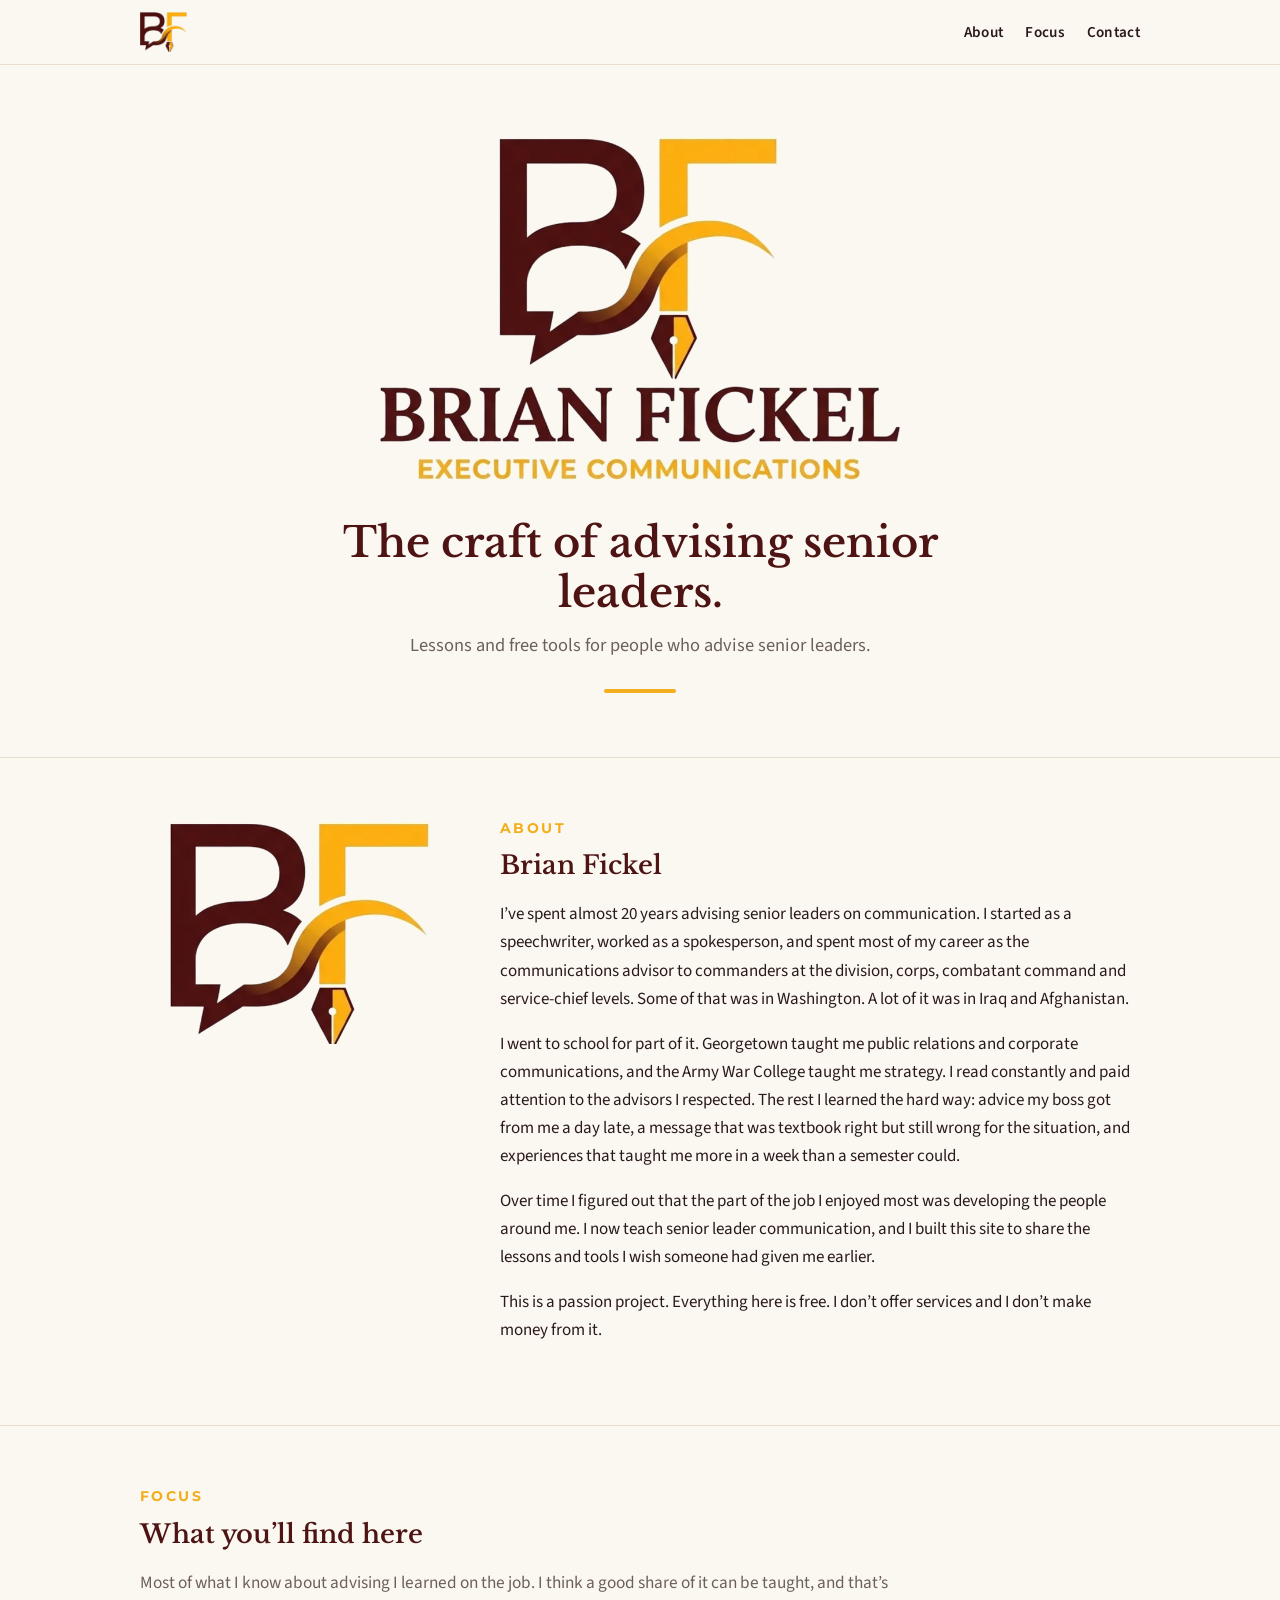
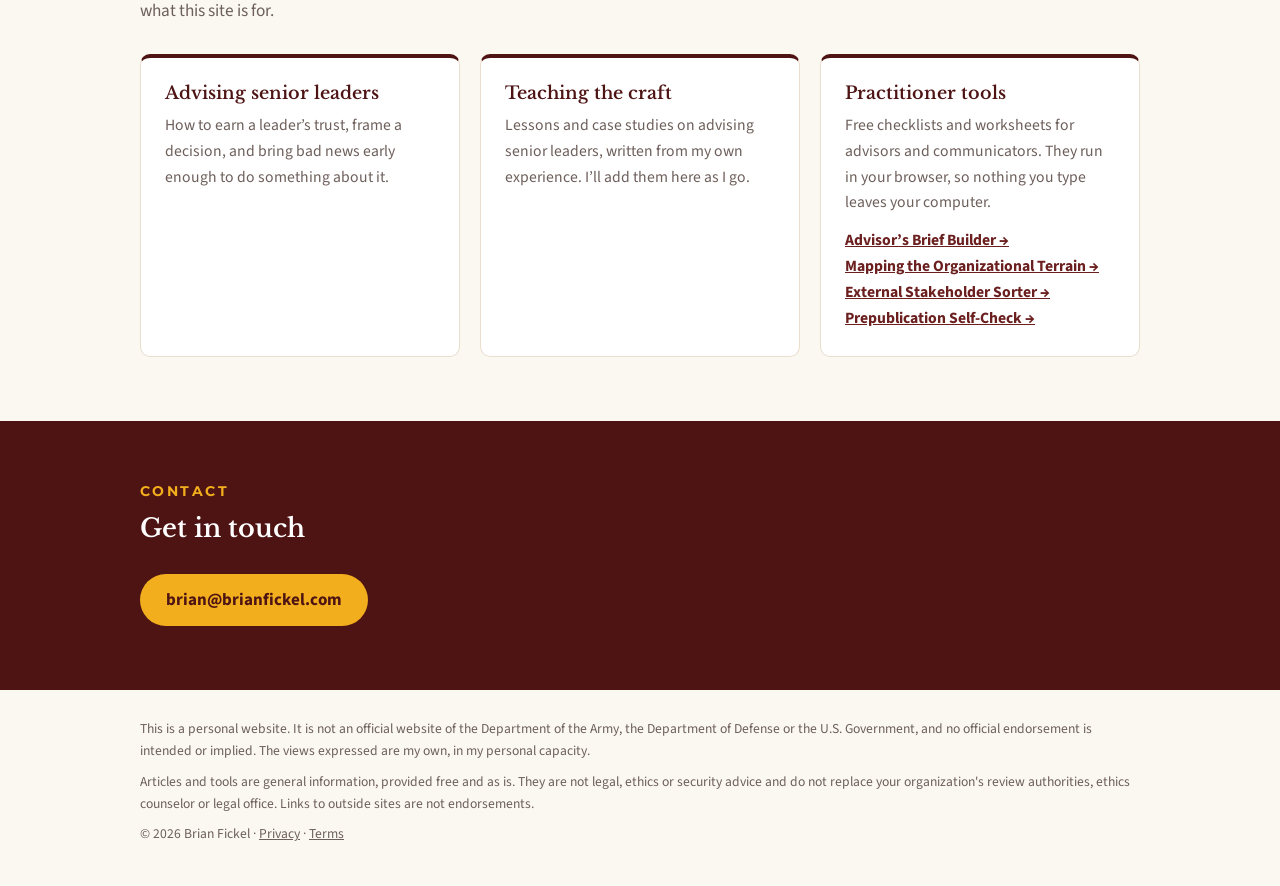
<file: index.html>
<!doctype html>
<html lang="en"><head><meta charset="utf-8"><meta name="viewport" content="width=device-width,initial-scale=1">
<title>Brian Fickel | Executive Communications</title>
<meta name="description" content="Lessons and free tools for people who advise senior leaders, from Brian Fickel.">
<meta property="og:title" content="Brian Fickel | Executive Communications"><meta property="og:image" content="https://brianfickel.com/img/logo-full.png">
<link rel="icon" type="image/png" href="img/favicon.png"><link rel="apple-touch-icon" href="img/apple-touch-icon.png">
<link rel="preconnect" href="https://fonts.googleapis.com"><link rel="preconnect" href="https://fonts.gstatic.com" crossorigin>
<link href="https://fonts.googleapis.com/css2?family=Libre+Baskerville:wght@400;700&family=Montserrat:wght@700&family=Source+Sans+3:wght@400;600;700&display=swap" rel="stylesheet">
<link rel="stylesheet" href="style.css"></head>
<body>
<header class="top"><div class="wrap"><a href="#"><img src="img/logo-mark.png" alt="BF"></a>
<nav><a href="#about">About</a><a href="#focus">Focus</a><a href="#contact">Contact</a></nav></div></header>
<main>
<div class="hero wrap">
<img src="img/logo-full.png" alt="Brian Fickel, Executive Communications">
<h1>The craft of advising senior leaders.</h1>
<p>Lessons and free tools for people who advise senior leaders.</p>
<div class="rule"></div>
</div>
<section id="about"><div class="wrap about">
<img src="img/logo-mark.png" alt="">
<div><h2>About</h2><h3>Brian Fickel</h3>
<p>I&rsquo;ve spent almost 20 years advising senior leaders on communication. I started as a speechwriter, worked as a spokesperson, and spent most of my career as the communications advisor to commanders at the division, corps, combatant command and service-chief levels. Some of that was in Washington. A lot of it was in Iraq and Afghanistan.</p>
<p>I went to school for part of it. Georgetown taught me public relations and corporate communications, and the Army War College taught me strategy. I read constantly and paid attention to the advisors I respected. The rest I learned the hard way: advice my boss got from me a day late, a message that was textbook right but still wrong for the situation, and experiences that taught me more in a week than a semester could.</p>
<p>Over time I figured out that the part of the job I enjoyed most was developing the people around me. I now teach senior leader communication, and I built this site to share the lessons and tools I wish someone had given me earlier.</p>
<p>This is a passion project. Everything here is free. I don&rsquo;t offer services and I don&rsquo;t make money from it.</p>
</div></div></section>
<section id="focus"><div class="wrap">
<h2>Focus</h2><h3>What you&rsquo;ll find here</h3>
<p class="intro">Most of what I know about advising I learned on the job. I think a good share of it can be taught, and that&rsquo;s what this site is for.</p>
<div class="grid">
<div class="card"><h4>Advising senior leaders</h4><p>How to earn a leader&rsquo;s trust, frame a decision, and bring bad news early enough to do something about it.</p></div>
<div class="card"><h4>Teaching the craft</h4><p>Lessons and case studies on advising senior leaders, written from my own experience. I&rsquo;ll add them here as I go.</p></div>
<div class="card"><h4>Practitioner tools</h4><p>Free checklists and worksheets for advisors and communicators. They run in your browser, so nothing you type leaves your computer.</p><p style="margin-top:12px"><a href="tools/advisors-brief/"><strong>Advisor&rsquo;s Brief Builder &rarr;</strong></a><br><a href="tools/org-terrain/"><strong>Mapping the Organizational Terrain &rarr;</strong></a><br><a href="tools/stakeholder-sorter/"><strong>External Stakeholder Sorter &rarr;</strong></a><br><a href="tools/prepub-check/"><strong>Prepublication Self-Check &rarr;</strong></a></p></div>
</div></div></section>

<section id="contact" class="contact"><div class="wrap">
<h2>Contact</h2><h3>Get in touch</h3>
<a class="btn" href="mailto:brian@brianfickel.com">brian@brianfickel.com</a>
</div></section>
</main>
<footer><div class="wrap">
<p style="margin:0 0 8px">This is a personal website. It is not an official website of the Department of the Army, the Department of Defense or the U.S. Government, and no official endorsement is intended or implied. The views expressed are my own, in my personal capacity.</p>
<p style="margin:0 0 8px">Articles and tools are general information, provided free and as is. They are not legal, ethics or security advice and do not replace your organization's review authorities, ethics counselor or legal office. Links to outside sites are not endorsements.</p>
<p style="margin:0">&copy; 2026 Brian Fickel &middot; <a href="privacy.html">Privacy</a> &middot; <a href="terms.html">Terms</a></p>
</div></footer>
</body></html>
</file>
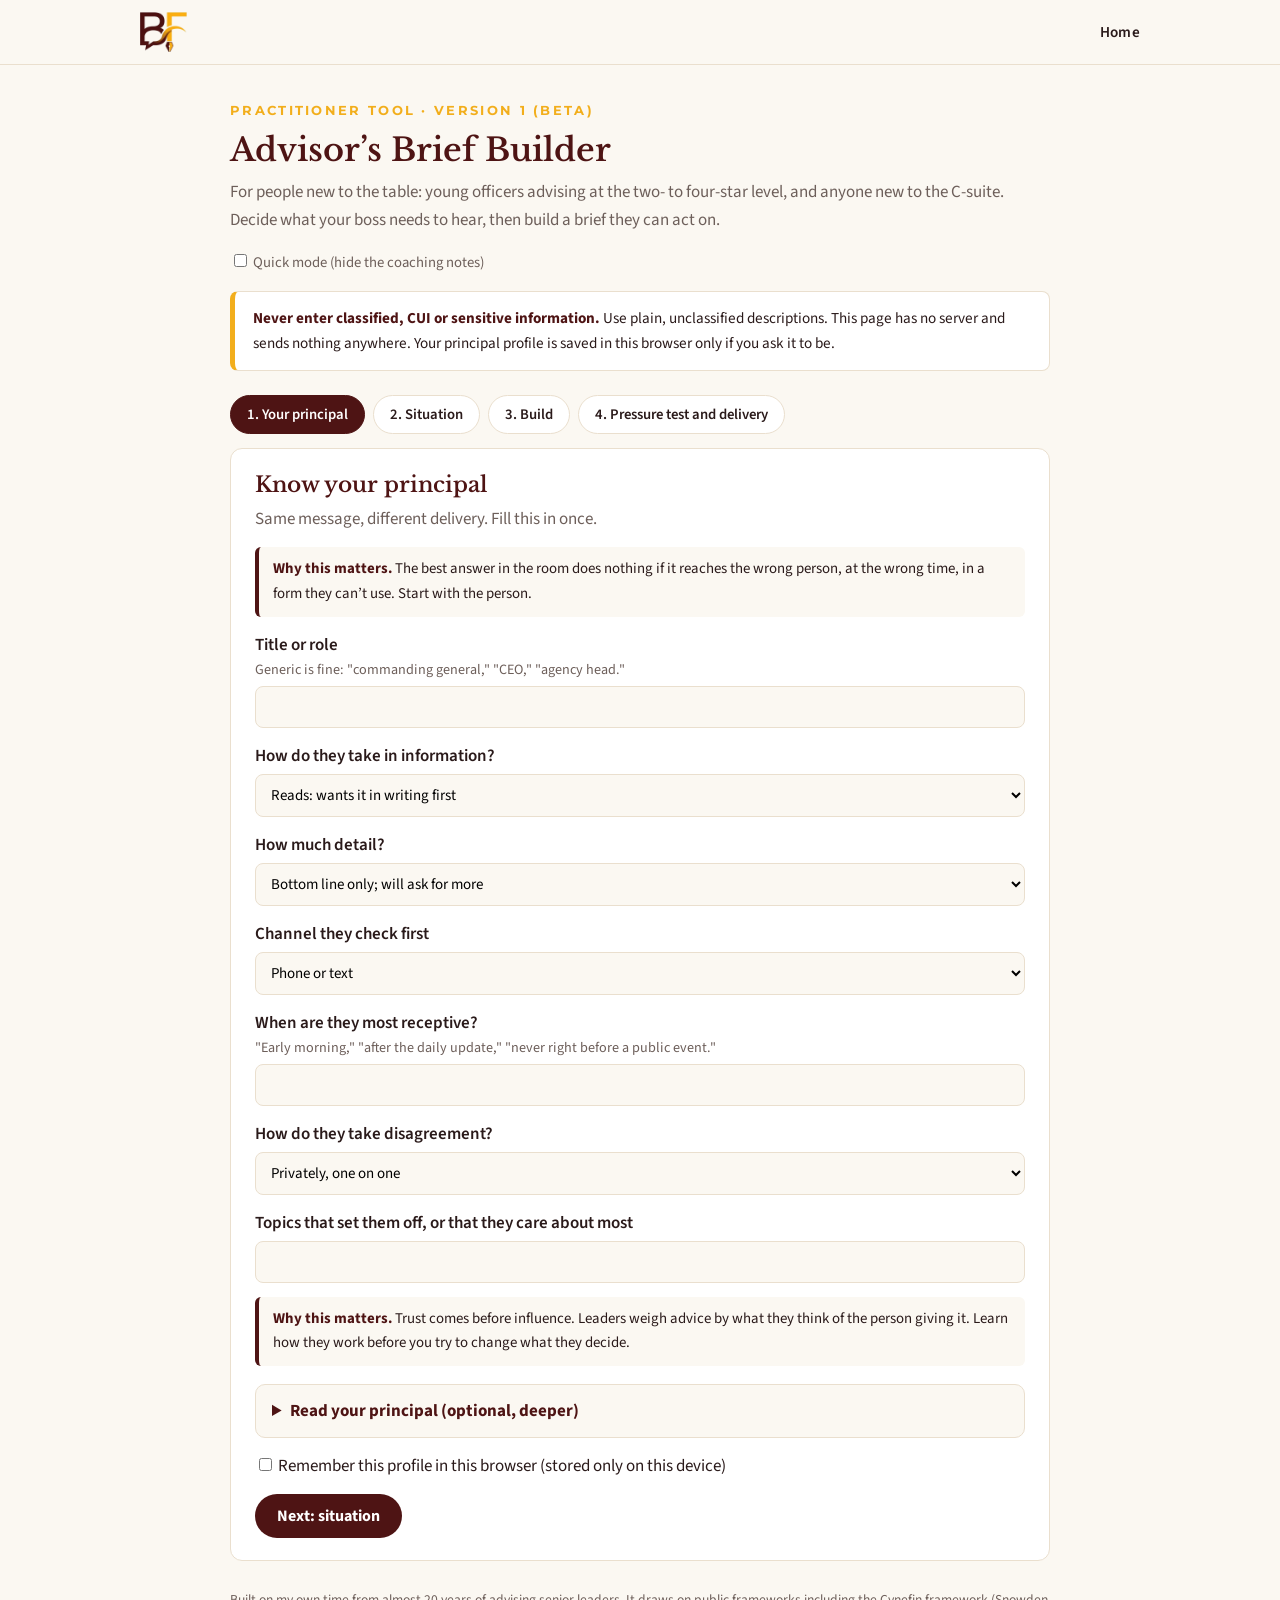
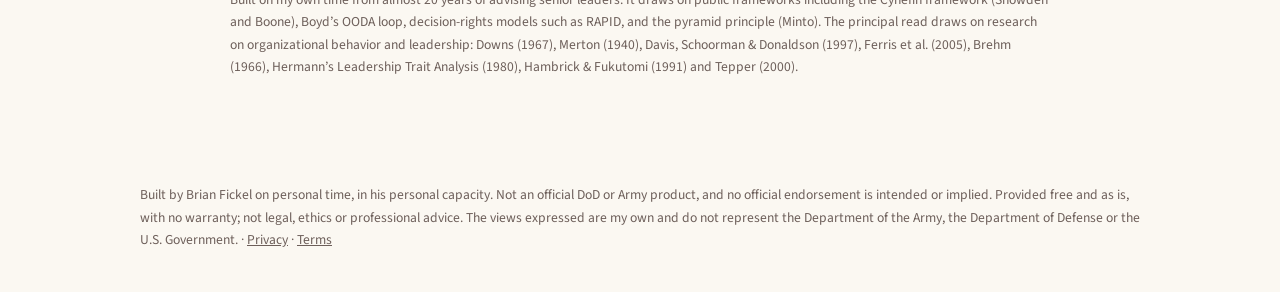
<file: tools/advisors-brief/index.html>
<!doctype html>
<html lang="en"><head><meta charset="utf-8"><meta name="viewport" content="width=device-width,initial-scale=1">
<title>Advisor's Brief Builder | Brian Fickel</title>
<meta name="description" content="A free tool for people new to advising senior leaders: decide what to bring the boss, and build a brief they can act on. Runs in your browser.">
<meta name="robots" content="noindex">
<link rel="icon" type="image/png" href="../../img/favicon.png">
<link href="https://fonts.googleapis.com/css2?family=Libre+Baskerville:wght@400;700&family=Montserrat:wght@700&family=Source+Sans+3:wght@400;600;700&display=swap" rel="stylesheet">
<link rel="stylesheet" href="../../style.css">
<style>
.tool main{max-width:860px;margin:0 auto;padding:40px 20px 64px}
.tool h1{font:600 2rem/1.25 "Libre Baskerville",Georgia,serif;color:var(--maroon);margin:0 0 8px}
.kicker{font:700 .8rem/1 "Montserrat",sans-serif;letter-spacing:.18em;text-transform:uppercase;color:var(--gold);margin:0 0 12px}
.notice{background:#fff;border:1px solid var(--line);border-left:5px solid var(--gold);border-radius:8px;padding:14px 18px;margin:16px 0;font-size:.95rem}
.notice strong{color:var(--maroon)}
.steps{display:flex;gap:8px;flex-wrap:wrap;margin:24px 0 8px}
.steps button{background:#fff;border:1px solid var(--line);border-radius:999px;padding:8px 16px;font:600 .92rem "Source Sans 3",sans-serif;cursor:pointer;color:var(--ink)}
.steps button.on{background:var(--maroon);color:#fff;border-color:var(--maroon)}
.panel{background:#fff;border:1px solid var(--line);border-radius:12px;padding:22px 24px;margin-top:14px}
.panel h2{font:600 1.35rem/1.3 "Libre Baskerville",Georgia,serif;color:var(--maroon);margin:0 0 6px;letter-spacing:0;text-transform:none}
.panel>p.sub{color:var(--muted);margin:0 0 14px}
label.f{display:block;font-weight:600;margin:14px 0 4px}
label.f small{display:block;font-weight:400;color:var(--muted)}
input[type=text],input[type=datetime-local],select,textarea{width:100%;border:1px solid var(--line);border-radius:8px;padding:9px 11px;font:15px/1.45 "Source Sans 3",sans-serif;background:var(--cream)}
textarea{min-height:76px;resize:vertical}
.why{margin:14px 0 4px;background:var(--cream);border-left:4px solid var(--maroon);border-radius:6px;padding:10px 14px;font-size:.93rem;color:var(--ink)}
.why b{color:var(--maroon)}
body.quick .why{display:none}
.mode{display:flex;gap:10px;align-items:center;font-size:.92rem;color:var(--muted);margin-top:6px}
.pick{display:grid;grid-template-columns:repeat(3,1fr);gap:12px;margin-top:10px}
.pick button{text-align:left;background:var(--cream);border:1px solid var(--line);border-radius:10px;padding:16px;cursor:pointer;font:15px/1.4 "Source Sans 3",sans-serif;color:var(--ink)}
.pick button b{display:block;font:600 1.05rem "Libre Baskerville",Georgia,serif;color:var(--maroon);margin-bottom:4px}
.pick button.on{border-color:var(--maroon);background:var(--gold-soft)}
.pick button:disabled{opacity:.55;cursor:not-allowed}
.item{border:1px solid var(--line);border-radius:10px;padding:14px 16px;margin:12px 0;background:var(--cream)}
.item .top{display:flex;gap:10px}
.item .top input{flex:1}
.checks{display:grid;grid-template-columns:1fr 1fr;gap:6px 18px;margin-top:10px;font-size:.93rem}
.checks label{display:flex;gap:8px;align-items:flex-start;cursor:pointer}
.checks input{margin-top:4px}
.x{background:none;border:0;color:var(--muted);cursor:pointer;font-size:1.2rem;padding:0 6px}
.row{display:flex;gap:12px;flex-wrap:wrap;margin-top:14px}
button.primary,button.ghost{font:700 1rem "Source Sans 3",sans-serif;border-radius:999px;padding:11px 22px;cursor:pointer}
.primary{background:var(--maroon);color:#fff;border:0}.primary:hover{background:var(--maroon-2)}
.ghost{background:transparent;border:1px solid var(--line);color:var(--ink)}
.bin{display:inline-block;font:700 .7rem/1 "Montserrat",sans-serif;letter-spacing:.1em;text-transform:uppercase;padding:5px 9px;border-radius:999px;margin-left:6px}
.b-now{background:#8b1c1c;color:#fff}.b-week{background:#e8b33a;color:#3a2600}.b-handle{background:#d9e6da;color:#2f5a35}
#out{margin-top:22px}
.brief{background:#fff;border:2px solid var(--maroon);border-radius:12px;padding:22px 26px}
.brief h3{font:600 1.2rem "Libre Baskerville",Georgia,serif;color:var(--maroon);margin:0 0 4px}
.brief h4{font:700 .8rem/1 "Montserrat",sans-serif;letter-spacing:.14em;text-transform:uppercase;color:var(--gold);margin:18px 0 6px}
.brief p,.brief li{margin:4px 0}
.brief .meta{color:var(--muted);font-size:.9rem}
.flags{margin-top:16px}
.flag{border-left:5px solid #e0a106;background:#fffaf0;border-radius:6px;padding:8px 12px;margin:6px 0;font-size:.93rem}
.flag.red{border-left-color:#b02a2a;background:#fdf3f3}
.flag.ok{border-left-color:#3d8b4a;background:#f3faf4}
.tests label{display:flex;gap:8px;margin:6px 0;cursor:pointer}
.hidden{display:none!important}
@media (max-width:700px){.pick{grid-template-columns:1fr}.checks{grid-template-columns:1fr}}
@media print{.private,#readOut,header.top,.notice,.steps,.panel,.row,footer,.mode,.kicker,h1,.lede,.flags .note{display:none!important}#out{margin:0}.brief{border:0;padding:0}}
</style></head>
<body class="tool">
<header class="top"><div class="wrap"><a href="../../index.html"><img src="../../img/logo-mark.png" alt="BF"></a><nav><a href="../../index.html">Home</a></nav></div></header>
<main>
<p class="kicker">Practitioner tool &middot; Version 1 (beta)</p>
<h1>Advisor&rsquo;s Brief Builder</h1>
<p class="lede">For people new to the table: young officers advising at the two- to four-star level, and anyone new to the C-suite. Decide what your boss needs to hear, then build a brief they can act on.</p>
<div class="mode"><label><input type="checkbox" id="quick"> Quick mode (hide the coaching notes)</label></div>

<div class="notice"><strong>Never enter classified, CUI or sensitive information.</strong> Use plain, unclassified descriptions. This page has no server and sends nothing anywhere. Your principal profile is saved in this browser only if you ask it to be.</div>

<div class="steps" role="tablist">
<button class="on" data-go="p1">1. Your principal</button>
<button data-go="p2">2. Situation</button>
<button data-go="p3" id="s3">3. Build</button>
<button data-go="p4">4. Pressure test and delivery</button>
</div>

<!-- STEP 1 -->
<section class="panel" id="p1">
<h2>Know your principal</h2>
<p class="sub">Same message, different delivery. Fill this in once.</p>
<div class="why"><b>Why this matters.</b> The best answer in the room does nothing if it reaches the wrong person, at the wrong time, in a form they can&rsquo;t use. Start with the person.</div>
<label class="f">Title or role <small>Generic is fine: "commanding general," "CEO," "agency head."</small></label><input type="text" id="pr_title">
<label class="f">How do they take in information?</label>
<select id="pr_format"><option value="read">Reads: wants it in writing first</option><option value="talk">Talks: wants a conversation</option><option value="both">Both: a short read-ahead, then a conversation</option></select>
<label class="f">How much detail?</label>
<select id="pr_detail"><option value="bottom">Bottom line only; will ask for more</option><option value="some">Bottom line plus the key reasons</option><option value="deep">Wants the full picture and the data</option></select>
<label class="f">Channel they check first</label>
<select id="pr_channel"><option>Phone or text</option><option>Email</option><option>In person</option><option>Through the chief of staff or executive officer</option></select>
<label class="f">When are they most receptive? <small>"Early morning," "after the daily update," "never right before a public event."</small></label><input type="text" id="pr_time">
<label class="f">How do they take disagreement?</label>
<select id="pr_dissent"><option value="private">Privately, one on one</option><option value="room">Openly, in the room is fine</option><option value="unknown">Not sure yet</option></select>
<label class="f">Topics that set them off, or that they care about most</label><input type="text" id="pr_triggers">
<div class="why"><b>Why this matters.</b> Trust comes before influence. Leaders weigh advice by what they think of the person giving it. Learn how they work before you try to change what they decide.</div>
<details id="deep" style="margin-top:18px;border:1px solid var(--line);border-radius:10px;padding:12px 16px;background:var(--cream)">
<summary style="cursor:pointer;font-weight:700;color:var(--maroon)">Read your principal (optional, deeper)</summary>
<div class="why"><b>Why this matters.</b> Two leaders can want the same outcome and need completely different handling. This section helps you name how your principal operates, based on what you&rsquo;ve actually seen them do, and what tends to work with that style. Hold the read loosely. Advisors who label too early stop seeing. The read is for you only and never appears in the brief.</div>
<label class="f">What have you seen them do? <small>Check only what you&rsquo;ve observed yourself, more than once.</small></label>
<div class="checks" id="ind"></div>
<label class="f" style="margin-top:18px">Leader traits <small>Rate only what you&rsquo;ve seen evidence of. Leave the rest at "Don&rsquo;t know."</small></label>
<div id="traits"></div>
<label class="f">Where are they in their tenure?</label>
<select id="season"><option value="">Don&rsquo;t know</option><option value="mandate">New: acting on what they were brought in to do</option><option value="experiment">Early: trying things out</option><option value="theme">Settling: picking the theme they&rsquo;ll be known for</option><option value="converge">Established: committed to their path, making steady adjustments</option><option value="stale">Long-tenured: harder to reach with new information</option></select>
<label class="f">How long do they expect to be in the job?</label>
<select id="horizon"><option value="">Don&rsquo;t know</option><option value="rotate">A set tour (two to three years), then moving on</option><option value="terminal">Final job before retirement</option><option value="long">Open-ended or long-term</option><option value="appointee">Political appointee</option></select>
<label class="f">Warning signs <small>Check any you&rsquo;ve seen repeatedly.</small></label>
<div class="checks"><label><input type="checkbox" class="ab"> Belittles people in front of others</label><label><input type="checkbox" class="ab"> Punishes unpredictably or out of proportion</label><label><input type="checkbox" class="ab"> Shuts down initiative; people below have gone quiet</label><label><input type="checkbox" class="ab"> Takes credit, assigns blame downward</label></div>
<label class="f">How confident are you in this read?</label>
<select id="readconf"><option value="low">Low: one or two interactions</option><option value="med">Medium: a pattern across three or more interactions</option><option value="high">High: a pattern across different situations, over time</option></select>
<div class="row"><button class="ghost" type="button" id="readBtn">Show my read</button></div>
<div id="readOut"></div>
</details>
<label class="f" style="font-weight:400"><input type="checkbox" id="remember"> Remember this profile in this browser (stored only on this device)</label>
<div class="row"><button class="primary" type="button" data-go="p2">Next: situation</button></div>
</section>

<!-- STEP 2 -->
<section class="panel hidden" id="p2">
<h2>What are you bringing them?</h2>
<p class="sub">Pick the situation. Each one has its own path.</p>
<div class="pick">
<button type="button" data-sit="portfolio"><b>Portfolio update</b>You&rsquo;re tracking a lot of things. What do they need to hear, and what should you handle?</button>
<button type="button" data-sit="crisis"><b>Crisis</b>Something just happened and they need to decide fast.</button>
<button type="button" data-sit="recommend"><b>Major recommendation</b>A new strategy or a big change, such as a new stakeholder engagement plan.</button>
</div>
</section>

<!-- STEP 3a PORTFOLIO -->
<section class="panel hidden" id="p3-portfolio">
<h2>Portfolio triage</h2>
<p class="sub">List what&rsquo;s on your plate. For each item, check what applies. The tool sorts each one into <span class="bin b-now">Tell now</span> <span class="bin b-week">Weekly update</span> or <span class="bin b-handle">Handle it</span></p>
<div class="why"><b>Why this matters.</b> Sending more updates won&rsquo;t make you more valuable. Your boss&rsquo;s attention is the scarcest thing in the building, and part of your job is protecting it. The other part is making sure they never get surprised by something they should have heard from you first.</div>
<div id="items"></div>
<div class="row"><button class="ghost" type="button" id="add">+ Add an item</button><button class="primary" type="button" id="runP">Sort and build the update</button></div>
</section>

<!-- STEP 3b CRISIS -->
<section class="panel hidden" id="p3-crisis">
<h2>Crisis brief</h2>
<p class="sub">Shape the conditions for their decision. Don&rsquo;t try to make it for them.</p>
<div class="why"><b>Why this matters.</b> In a crisis, your principal&rsquo;s most valuable asset is decision space: enough clear information, and enough time, to choose well. Separate what you know from what you think. State your confidence out loud. Frequent updates only help if they change the picture.</div>
<label class="f">What happened, in one sentence</label><input type="text" id="c_what">
<label class="f">Verified facts <small>One per line. Only what you&rsquo;ve confirmed.</small></label><textarea id="c_facts"></textarea>
<label class="f">Key unknowns <small>One per line. What you still need to find out.</small></label><textarea id="c_unknowns"></textarea>
<label class="f">Credible worst case <small>Not the nightmare. The bad outcome a reasonable person would plan for.</small></label><input type="text" id="c_worst">
<label class="f">How long until they have to decide or act?</label>
<select id="c_window"><option>Within the hour</option><option>Today</option><option>Within 72 hours</option><option>This week</option></select>
<label class="f">Do we understand what&rsquo;s causing this?</label>
<select id="c_cause"><option value="clear">Yes, it&rsquo;s clear, and there&rsquo;s a standard way to handle it</option><option value="experts">Partly. Experts can figure it out with some analysis</option><option value="complex">No. We&rsquo;ll only understand it by trying things and watching</option><option value="chaos">No, and there&rsquo;s no time to figure it out. We need to stop the bleeding</option></select>
<div class="why"><b>Why this matters.</b> Name the kind of problem out loud. If it&rsquo;s clear, use the playbook. If it needs experts, bring two or three options with tradeoffs. If it&rsquo;s complex, recommend small, safe steps and watch what happens. If it&rsquo;s chaos, recommend one stabilizing move first: one spokesperson, one set of facts, and a set time for the next update. In chaos, stabilize first and learn as you go.</div>
<label class="f">Your confidence in the picture</label>
<select id="c_conf"><option>Low</option><option selected>Moderate</option><option>High</option></select>
<label class="f">What would change your assessment?</label><input type="text" id="c_change">
<label class="f">Your recommendation <small>What should they do right now?</small></label><textarea id="c_rec"></textarea>
<label class="f">Who owns each action? <small>A name for each, not an office.</small></label><input type="text" id="c_owner">
<label class="f">Who decides? <small>One person.</small></label><input type="text" id="c_decider">
<div class="why"><b>Why this matters.</b> Get clear on roles first: who recommends, who has to agree, who decides, and by when. Being consulted isn&rsquo;t the same as having a veto. If no single name is on the decision, it won&rsquo;t get made.</div>
<label class="f">Who else must hear it, in what order? <small>One per line, first to last.</small></label><textarea id="c_order"></textarea>
<label class="f">When will they hear from you next?</label><input type="text" id="c_next" placeholder="e.g., 1400 today, or as soon as the investigators report">
<div class="row"><button class="primary" type="button" id="runC">Build the crisis brief</button></div>
</section>

<!-- STEP 3c RECOMMENDATION -->
<section class="panel hidden" id="p3-recommend">
<h2>Major recommendation</h2>
<p class="sub">Answer first. Then make it easy to say yes, and clear who has to say it.</p>
<div class="why"><b>Why this matters.</b> Leaders have minutes, not hours. Lead with the answer, support it with two or three reasons, and end with the next step and a named owner. A list of facts isn&rsquo;t a recommendation.</div>
<label class="f">The decision, in one sentence <small>Phrase it as "whether": "Whether to launch a new engagement plan with our state delegation this quarter."</small></label><input type="text" id="r_q">
<label class="f">Situation <small>What&rsquo;s true and accepted today.</small></label><textarea id="r_s"></textarea>
<label class="f">Complication <small>What changed, or why the status quo won&rsquo;t hold.</small></label><textarea id="r_c"></textarea>
<label class="f">Your answer <small>One sentence. This is the line they&rsquo;ll remember.</small></label><input type="text" id="r_a">
<label class="f">Lens for your reasons</label>
<select id="r_lens"><option value="rfi">Risk, feasibility, impact</option><option value="lor">Legal, operational, reputational</option><option value="own">My own headings</option></select>
<label class="f">Reasons <small>Two or three. Each is one point that supports your answer.</small></label>
<div id="r_reasons"></div>
<label class="f">Options you considered <small>Including doing nothing. One per line: option, then the main tradeoff.</small></label><textarea id="r_opts" placeholder="Do nothing: no cost now, but the delegation hears about it from someone else"></textarea>
<h2 style="margin-top:22px;font-size:1.15rem">Who decides</h2>
<div class="why"><b>Why this matters.</b> Sort out roles before content. Keep the list of people who can block it short, and give them a deadline. Being consulted isn&rsquo;t a veto.</div>
<label class="f">Decides <small>One person.</small></label><input type="text" id="r_d">
<label class="f">Must agree before it goes forward <small>Keep this list short: legal, the comptroller, a peer whose lane it crosses. One per line.</small></label><textarea id="r_agree"></textarea>
<label class="f">Deadline for their objections <small>After this, silence counts as agreement.</small></label><input type="text" id="r_agree_by">
<label class="f">Consulted for input <small>One per line.</small></label><textarea id="r_input"></textarea>
<label class="f">Carries it out</label><input type="text" id="r_perform">
<h2 style="margin-top:22px;font-size:1.15rem">Stakeholders</h2>
<div class="why"><b>Why this matters.</b> Score each stakeholder on three things: can they affect the outcome (power), is their claim legitimate, and is it urgent for them? Those with all three come first. The loudest voice isn&rsquo;t always the one that matters.</div>
<div id="r_stake"></div>
<div class="row" style="margin-top:6px"><button class="ghost" type="button" id="r_addst">+ Add a stakeholder</button></div>
<label class="f">Objections you expect <small>One per line: objection | your answer.</small></label><textarea id="r_obj" placeholder="Too expensive this year | Phase one costs nothing; phase two waits for next year&rsquo;s budget"></textarea>
<label class="f">Your specific ask <small>What do you need them to approve, today?</small></label><input type="text" id="r_ask">
<label class="f">Next action, owner and date</label><input type="text" id="r_next" placeholder="Draft the engagement calendar | J. Smith | 15 Nov">
<label class="f">How will someone confirm, 90 days from now, that this worked?</label><input type="text" id="r_90">
<div class="why"><b>Why this matters.</b> A goal nobody can check isn&rsquo;t a plan. Write it so someone could confirm in 90 days whether it happened.</div>
<label class="f">Format</label>
<select id="r_fmt"><option value="memo">One-page memo</option><option value="email">Short email they can read on a phone</option><option value="spoken">Spoken brief (about 60 seconds)</option></select>
<div class="tests" style="margin-top:14px"><b style="color:var(--maroon)">Ethics check (TARES)</b>
<label><input type="checkbox" class="tares"><span> Truthful: nothing here misleads, including by leaving things out.</span></label>
<label><input type="checkbox" class="tares"><span> Authentic: I believe this recommendation myself.</span></label>
<label><input type="checkbox" class="tares"><span> Respectful: it treats the people affected as people, not targets.</span></label>
<label><input type="checkbox" class="tares"><span> Equitable: it doesn&rsquo;t take unfair advantage of anyone&rsquo;s position or lack of information.</span></label>
<label><input type="checkbox" class="tares"><span> Socially responsible: I&rsquo;d defend it to the public, not just to the boss.</span></label></div>
<div class="row"><button class="primary" type="button" id="runR">Build the recommendation</button></div>
</section>

<!-- STEP 4 -->
<section class="panel hidden" id="p4">
<h2>Pressure test and delivery</h2>
<p class="sub">Run these before you walk in.</p>
<div class="tests">
<label><input type="checkbox" data-t="sowhat"><span> I can say why each item matters to <em>them</em>, not just what happened.</span></label>
<label><input type="checkbox" data-t="premortem"><span> Pre-mortem: I imagined it&rsquo;s two weeks from now and this went badly, and I know the most likely reason.</span></label>
<label><input type="checkbox" data-t="counter"><span> I know the strongest argument against my recommendation, and I&rsquo;m ready to raise it myself.</span></label>
<label><input type="checkbox" data-t="front"><span> Front-page test: I&rsquo;d be comfortable seeing this decision, and how we reached it, on the front page.</span></label>
<label><input type="checkbox" data-t="peer"><span> Peer test: I&rsquo;d give the same advice if our roles were reversed.</span></label>
<label><input type="checkbox" data-t="sun"><span> Sunlight test: nothing here depends on people not finding out.</span></label>
</div>
<div class="why"><b>Why this matters.</b> Bad news gets worse when it looks hidden. If one of these boxes stays empty, that&rsquo;s the part of your brief to fix before you deliver it.</div>
<h2 style="margin-top:22px">If you disagree with where this is heading</h2>
<div class="why" style="margin-top:6px"><b>Truth to power.</b> Do it privately and early. Describe behaviors and consequences, not labels. Offer a fix that keeps their intent. Then tell them what you&rsquo;ll do if they still decide the other way: you&rsquo;ll make sure your concern is noted, and you&rsquo;ll carry out their decision. Timing matters as much as words: raise it when it&rsquo;s relevant to what they&rsquo;re working on, when you&rsquo;re ready with a remedy, and when they can actually hear it.</div>
<label class="f">Optional: draft your opening line</label><input type="text" id="t2p" placeholder="e.g., May I offer the strongest counterargument so we can test our confidence?">
<div class="row"><button class="primary" type="button" id="finish">Show my brief</button></div>
</section>

<section id="out" class="hidden" aria-live="polite" style="border:0;padding:0"></section>

<p style="margin-top:28px;color:var(--muted);font-size:.85rem">Built on my own time from almost 20 years of advising senior leaders. It draws on public frameworks including the Cynefin framework (Snowden and Boone), Boyd&rsquo;s OODA loop, decision-rights models such as RAPID, and the pyramid principle (Minto). The principal read draws on research on organizational behavior and leadership: Downs (1967), Merton (1940), Davis, Schoorman &amp; Donaldson (1997), Ferris et al. (2005), Brehm (1966), Hermann&rsquo;s Leadership Trait Analysis (1980), Hambrick &amp; Fukutomi (1991) and Tepper (2000).</p>
</main>
<footer><div class="wrap">Built by Brian Fickel on personal time, in his personal capacity. Not an official DoD or Army product, and no official endorsement is intended or implied. Provided free and as is, with no warranty; not legal, ethics or professional advice. The views expressed are my own and do not represent the Department of the Army, the Department of Defense or the U.S. Government. &middot; <a href="../../privacy.html">Privacy</a> &middot; <a href="../../terms.html">Terms</a></div></footer>

<script>
const $=id=>document.getElementById(id), esc=s=>String(s||'').replace(/[&<>"]/g,c=>({'&':'&amp;','<':'&lt;','>':'&gt;','"':'&quot;'}[c]));
const lines=s=>String(s||'').split('\n').map(x=>x.trim()).filter(Boolean);
let sit='';
function show(id){document.querySelectorAll('section.panel').forEach(p=>p.classList.add('hidden'));
 if(id==='p3'){if(!sit){id='p2';}else id='p3-'+sit;}
 $(id).classList.remove('hidden');
 document.querySelectorAll('.steps button').forEach(b=>b.classList.toggle('on',(id.startsWith(b.dataset.go))));
 window.scrollTo({top:$(id).offsetTop-90,behavior:'smooth'});}
document.querySelectorAll('[data-go]').forEach(b=>b.onclick=()=>{saveProfile();show(b.dataset.go)});
document.querySelectorAll('[data-sit]').forEach(b=>b.onclick=()=>{sit=b.dataset.sit;document.querySelectorAll('[data-sit]').forEach(x=>x.classList.toggle('on',x===b));show('p3')});
$('quick').onchange=e=>document.body.classList.toggle('quick',e.target.checked);

// ---- Read your principal: operating style (research-anchored) ----
const STY={
 steward:{n:'Institutional Steward',src:'Downs (1967), the statesman; Davis, Schoorman & Donaldson (1997), stewardship theory',
  ind:['Raises hard questions about the institution early and in private','Backs a fair process even when it goes against what they wanted','Mentors successors and shares context freely'],
  eng:'Bring them in early and give them the whole picture. Stewards respond to trust and involvement. Heavy monitoring or spin turns them off.',
  fal:'They quietly trade the institution’s interest for a personal or unit advantage when no one would notice.'},
 advocate:{n:'Advocate',src:'Downs (1967)',
  ind:['Fights hard for their organization’s budget and standing with outsiders','Stays even-handed among their own sub-units'],
  eng:'Show how your recommendation helps their organization’s standing. Inside that frame they’re a reliable partner; outside it, expect a firm opponent.',
  fal:'They give up part of their own organization to protect a personal favorite.'},
 zealot:{n:'Zealot',src:'Downs (1967)',
  ind:['Brings most conversations back to one favorite program or cause','Reacts to any threat to that program far beyond the stakes'],
  eng:'Don’t try to talk them out of the cause. Frame your advice in terms of what protects or advances it, and get key decisions locked in writing by the leaders above before implementation starts.',
  fal:'They accept, without a fight, a decision that shrinks the favored program for the good of the whole.'},
 empire:{n:'Empire Builder',src:'Downs (1967), the climber; Niskanen (1971)',
  ind:['Moves to take on new functions when a reorganization or vacancy opens','Keeps count of people, positions and budget in most discussions'],
  eng:'Tie what you need to growth they value. Put ownership and boundaries in writing before any reorganization, not after.',
  fal:'They give up a function or position they could have kept, with nothing in return.'},
 rules:{n:'Bureaucratic Personality',src:'Merton (1940); Downs (1967), the conserver',
  ind:['Cites the rule before the purpose','Wants written authority even for routine steps','Treats exceptions as threats'],
  eng:'Give them a rule to follow. Put the change in the form of an approved procedure or directive. Arguing from purpose alone rarely moves them.',
  fal:'They waive a rule on their own when the exception plainly serves its purpose better.'},
 standards:{n:'Standards Bearer',src:'Podsakoff et al. (1990); Judge, Piccolo & Ilies (2004); Locke & Latham (2002)',
  ind:['Publishes intent and standards early, in writing','Names an owner for every outcome and tracks deadlines visibly','Welcomes challenge on method but not on the standard'],
  eng:'Deliver in staff shape: bottom line, recommendation, owner, date. Close tasks visibly. Disagree on method, never on the standard.',
  fal:'The first time someone misses a standard in public, they go after the person instead of the work and leave no way back.'},
 operator:{n:'Political Operator',src:'Ferris et al. (2005), political skill; Mintzberg (1985)',
  ind:['Keeps relationships with every faction','Adjusts positions to the audience and the payoff','Cooperates when the math works'],
  eng:'Talk in terms of exchange and reputation: what each side gets. Keep agreements in writing, and expect them to revisit any deal that stops paying.',
  fal:'They take a costly public stand on principle with nothing to gain.'},
 reactant:{n:'Chronic Reactant',src:'Brehm (1966); Hong & Faedda (1996), trait reactance',
  ind:['Pushes back on routine requests from higher headquarters','Hears a correction as an attack','Does the opposite after being told not to'],
  eng:'Avoid controlling language. Offer two or three options inside the requirement and let them choose. If something is mandatory, let their own boss deliver it in writing, and never argue it in front of their staff.',
  fal:'They comply promptly with a directive they dislike, without contesting it.'}
};
const IND=[];Object.entries(STY).forEach(([k,s])=>s.ind.forEach(t=>IND.push([k,t])));
IND.sort((a,b)=>a[1].length%7-b[1].length%7);
$('ind').innerHTML=IND.map(([k,t],i)=>`<label><input type="checkbox" data-s="${k}" data-i="${i}"> ${esc(t)}</label>`).join('');
const TR=[
 ['ctrl','Believes they can control events',{hi:'Expect them to want to act. Bring options for action, not just analysis.',lo:'They may wait to see how things develop. Show what can safely wait and what can’t.'}],
 ['power','Needs to be seen as in charge',{hi:'Make sure the decision is clearly theirs. Don’t box them in or decide for them in a meeting.',lo:'They’re comfortable sharing influence. Bring others into the solution.'}],
 ['complex','Comfort with nuance and ambiguity',{hi:'Give them the tradeoffs and the gray areas. They’ll distrust a brief that’s too tidy.',lo:'Keep it clear: one recommendation, the main reason, the main risk.'}],
 ['conf','Self-confidence',{hi:'They may discount advice. Bring evidence and raise the strongest counterargument early.',lo:'Reassure with data, precedent and what peers have done.'}],
 ['task','Focus: the mission or the people?',{hi:'Lead with the mission impact.',lo:'Lead with the impact on people.'},['Mission','People']],
 ['distrust','Suspicious of others’ motives',{hi:'Expect them to ask why you’re bringing this. Show your sources and say plainly what’s in it for you, if anything.',lo:'They’ll take your advice at face value, so make sure it deserves to be.'}],
 ['ingroup','Strong loyalty to their own team',{hi:'Who carries the message matters. Have a trusted insider deliver it or back it.',lo:'Outside views will get a fair hearing.'}]
];
$('traits').innerHTML=TR.map(([k,l,,lab])=>`<label class="f" style="font-weight:400;margin:6px 0 2px">${esc(l)}</label><select id="tr_${k}"><option value="">Don’t know</option><option value="hi">${lab?lab[0]:'High'}</option><option value="lo">${lab?lab[1]:'Low'}</option></select>`).join('');
const SEASON={mandate:'New leaders are open to new information and want early wins tied to why they were brought in. This is your best window to shape their agenda.',experiment:'They’re trying things. Frame new ideas as experiments with a clear signal of success.',theme:'They’re choosing what they’ll be known for. Connect your advice to that theme.',converge:'They’re committed to their path. Frame advice as strengthening it, not changing it.',stale:'They may be tuning out new information. Bring evidence through people they already trust, and expect to repeat yourself.'};
const HOR={rotate:'They have a short horizon. Tie your advice to results they can see during their tour, and help them set up their successor.',terminal:'Legacy matters to them. Frame advice in terms of what they leave behind.',long:'They have a long horizon. Lasting relationships and institutional health will weigh more than quick wins.',appointee:'Their horizon is tied to the administration. Expect policy alignment and outside politics to weigh heavily.'};
function readPrincipal(){
 const sc={};document.querySelectorAll('[data-s]:checked').forEach(x=>sc[x.dataset.s]=(sc[x.dataset.s]||0)+1);
 const ranked=Object.entries(sc).sort((a,b)=>b[1]-a[1]);const conf=$('readconf').value;
 const r={style:null,second:null,traits:[],season:SEASON[$('season').value]||'',horizon:HOR[$('horizon').value]||'',abuse:document.querySelectorAll('.ab:checked').length,conf};
 if(ranked.length&&ranked[0][1]>=2){r.style=ranked[0][0];if(ranked[1]&&ranked[1][1]>=2)r.second=ranked[1][0];}
 r.thin=!ranked.length||ranked[0][1]<2;
 TR.forEach(([k,l,m])=>{const v=$('tr_'+k).value;if(v)r.traits.push(m[v]);});return r;}
function readHTML(r){let h='';const s=r.style&&STY[r.style];
 if(s){h+=`<p><b>Operating style: ${esc(s.n)}</b>${r.second?` (with signs of ${esc(STY[r.second].n)})`:''}. <span class="meta">Confidence: ${({low:'low',med:'medium',high:'high'})[r.conf]}.</span></p><p>${esc(s.eng)}</p><p class="meta"><b>Watch for this. If you see it, revisit the read:</b> ${esc(s.fal)}</p><p class="meta">Research basis: ${esc(s.src)}.</p>`;
  if(r.second)h+=`<p class="meta"><b>Also:</b> ${esc(STY[r.second].eng)}</p>`;
  if(r.conf==='low')h+=`<p class="meta">Your confidence is low. Treat this as a hypothesis and keep watching before you rely on it.</p>`;}
 else if(r.thin)h+=`<p>Not enough observed behavior yet to suggest an operating style. That&rsquo;s normal early on. Check back after a few more weeks of watching how they work.</p>`;
 if(r.traits.length)h+=`<p><b>Based on their traits:</b></p><ul>${r.traits.map(t=>`<li>${esc(t)}</li>`).join('')}</ul>`;
 if(r.season)h+=`<p><b>Tenure:</b> ${esc(r.season)}</p>`;
 if(r.horizon)h+=`<p><b>Horizon:</b> ${esc(r.horizon)}</p>`;
 if(r.abuse>=2)h+=`<div class="flag red"><b>The warning signs you checked fit a pattern researchers call abusive supervision (Tepper, 2000).</b> Better advising rarely changes it. Protect the people below this leader. Write down specific incidents with dates. Know who rates this leader and how to reach your inspector general, ethics office or HR. Talk it through with a mentor outside the chain.</div>`;
 else if(r.abuse===1)h+=`<p class="meta">You checked one warning sign. Keep an eye on it; one incident isn&rsquo;t a pattern.</p>`;
 return h||'<p class="meta">Nothing entered yet.</p>';}
$('readBtn').onclick=()=>{$('readOut').innerHTML=`<div class="brief" style="margin-top:12px;border-width:1px"><h4 style="margin-top:0">Your read (private)</h4>${readHTML(readPrincipal())}</div>`;};

// profile storage (opt-in, local only)
const PF=['pr_title','pr_format','pr_detail','pr_channel','pr_time','pr_dissent','pr_triggers','season','horizon','readconf','tr_ctrl','tr_power','tr_complex','tr_conf','tr_task','tr_distrust','tr_ingroup'];
function saveProfile(){try{if($('remember').checked){const o={};PF.forEach(k=>o[k]=$(k).value);localStorage.setItem('abb_profile',JSON.stringify(o));}else localStorage.removeItem('abb_profile');}catch(_){}}
try{const o=JSON.parse(localStorage.getItem('abb_profile')||'null');if(o){PF.forEach(k=>{if(o[k]!=null)$(k).value=o[k]});$('remember').checked=true;}}catch(_){}
const P=()=>({title:$('pr_title').value||'your principal',format:$('pr_format').value,detail:$('pr_detail').value,channel:$('pr_channel').value,time:$('pr_time').value,dissent:$('pr_dissent').value,triggers:$('pr_triggers').value});

// portfolio items
const CK=[['decide','Needs their decision'],['surprise','They&rsquo;d be surprised to hear it from someone else'],['rep','Touches their reputation, Congress, the press, or their boss'],['bad','It&rsquo;s bad news or a problem'],['peer','Affects another leader or organization'],['handle','I (or the staff) can handle it within our authority']];
function addItem(v){const d=document.createElement('div');d.className='item';
 d.innerHTML=`<div class="top"><input type="text" class="t" placeholder="Item, in a few words"><button class="x" type="button" title="Remove">&times;</button></div>
 <input type="text" class="s" style="margin-top:8px" placeholder="Status in one line: what changed?">
 <div class="checks">${CK.map(([k,l])=>`<label><input type="checkbox" data-k="${k}"> ${l}</label>`).join('')}
 <label>Deadline: <select class="dl" style="width:auto;margin-left:6px;padding:4px 8px"><option value="none">None</option><option value="72">Within 72 hours</option><option value="2w">Within two weeks</option><option value="later">Later</option></select></label></div>`;
 d.querySelector('.x').onclick=()=>d.remove();$('items').appendChild(d);}
$('add').onclick=()=>addItem();addItem();addItem();addItem();

function triage(it){const c=it.c,urgent=it.dl==='72';
 if((c.decide&&urgent)||(c.surprise&&(c.rep||c.bad))||(c.bad&&c.rep))return['now','Tell now'];
 if(c.decide||c.surprise||c.rep||c.peer||c.bad)return['week','Weekly update'];
 if(c.handle)return['handle','Handle it'];
 return['week','Weekly update'];}
function why(it,b){const c=it.c,r=[];
 if(c.decide)r.push(it.dl==='72'?'they must decide within 72 hours':'they will have to decide');
 if(c.surprise)r.push('they would be surprised to hear it elsewhere');
 if(c.rep)r.push('it touches their reputation or an outside audience');
 if(c.bad)r.push('it is bad news');
 if(c.peer)r.push('another leader is involved');
 if(b==='handle')return 'Within your authority and none of the triggers apply. Keep them informed by listing it as handled.';
 if(!r.length)return 'No trigger checked, and you did not mark it as something you can handle. Decide whether it belongs on their desk at all.';
 return 'Because '+r.join(', ')+'.';}

let last=null;
$('runP').onclick=()=>{const items=[...document.querySelectorAll('.item')].map(d=>{const c={};d.querySelectorAll('[data-k]').forEach(x=>c[x.dataset.k]=x.checked);return{t:d.querySelector('.t').value.trim(),s:d.querySelector('.s').value.trim(),dl:d.querySelector('.dl').value,c}}).filter(x=>x.t);
 if(!items.length){alertBox('Add at least one item.');return;}
 items.forEach(it=>{const[b,l]=triage(it);it.b=b;it.l=l;it.w=why(it,b)});
 last={type:'portfolio',items};show('p4');};

// recommendation path
const LENS={rfi:['Risk','Feasibility','Impact'],lor:['Legal','Operational','Reputational'],own:['','','']};
function drawReasons(){const L=LENS[$('r_lens').value];$('r_reasons').innerHTML=L.map((h,i)=>`<div class="top" style="display:flex;gap:8px;margin:6px 0"><input type="text" class="rh" style="max-width:200px" value="${esc(h)}" placeholder="Heading"><input type="text" class="rp" placeholder="One supporting point${i===2?' (optional)':''}"></div>`).join('');}
$('r_lens').onchange=drawReasons;drawReasons();
function addSt(){const d=document.createElement('div');d.className='item';d.innerHTML=`<div class="top"><input type="text" class="sn" placeholder="Stakeholder (person or group)"><button class="x" type="button" title="Remove">&times;</button></div><div class="checks"><label><input type="checkbox" class="sp"> Power: can affect the outcome</label><label><input type="checkbox" class="sl"> Legitimate claim</label><label><input type="checkbox" class="su"> Urgent for them now</label><label><input type="checkbox" class="sloud"> Loudest voice on this</label></div>`;d.querySelector('.x').onclick=()=>d.remove();$('r_stake').appendChild(d);}
$('r_addst').onclick=addSt;addSt();addSt();
$('runR').onclick=()=>{
 const reasons=[...document.querySelectorAll('#r_reasons .top')].map(r=>({h:r.querySelector('.rh').value.trim(),p:r.querySelector('.rp').value.trim()})).filter(r=>r.p);
 const st=[...document.querySelectorAll('#r_stake .item')].map(d=>{const n=d.querySelector('.sn').value.trim();const k=['sp','sl','su'].filter(c=>d.querySelector('.'+c).checked).length;return{n,k,loud:d.querySelector('.sloud').checked,pw:d.querySelector('.sp').checked}}).filter(x=>x.n).sort((a,b)=>b.k-a.k);
 const obj=lines($('r_obj').value).map(l=>{const[a,b]=l.split('|');return{o:(a||'').trim(),r:(b||'').trim()}});
 const nx=($('r_next').value||'').split('|').map(x=>x.trim());
 last={type:'recommend',q:$('r_q').value.trim(),s:$('r_s').value.trim(),c:$('r_c').value.trim(),a:$('r_a').value.trim(),reasons,opts:lines($('r_opts').value),d:$('r_d').value.trim(),agree:lines($('r_agree').value),agreeBy:$('r_agree_by').value.trim(),input:lines($('r_input').value),perform:$('r_perform').value.trim(),st,obj,ask:$('r_ask').value.trim(),next:nx,m90:$('r_90').value.trim(),fmt:$('r_fmt').value,tares:document.querySelectorAll('.tares:checked').length};
 show('p4');};
const tier=k=>k===3?'Engage first':k===2?'Engage next':'Monitor';
$('runC').onclick=()=>{last={type:'crisis',what:$('c_what').value,facts:lines($('c_facts').value),unk:lines($('c_unknowns').value),worst:$('c_worst').value,win:$('c_window').value,cause:$('c_cause').value,conf:$('c_conf').value,change:$('c_change').value,rec:lines($('c_rec').value),owner:$('c_owner').value,decider:$('c_decider').value,order:lines($('c_order').value),next:$('c_next').value};show('p4');};
function alertBox(m){$('out').innerHTML=`<div class="flag red">${esc(m)}</div>`;$('out').classList.remove('hidden');}

function deliveryNote(p){const f={read:'Send a short written version first, then offer to talk.',talk:'Ask for five minutes in person. Bring the one-page version as a leave-behind.',both:'Send a read-ahead of half a page or less, then talk it through.'}[p.format];
 const d={bottom:'Lead with the bottom line and stop. Have the detail ready if they ask.',some:'Bottom line first, then the two or three reasons that matter most.',deep:'Bottom line first, then the full picture. Keep the data in an attachment, not in the body.'}[p.detail];
 const dis={private:'If you disagree with them, do it one on one, never in the room.',room:'They take disagreement openly, but still raise your strongest concern before the decision, not after.',unknown:'You don&rsquo;t know yet how they take disagreement. Raise concerns privately until you do.'}[p.dissent];
 return `<li>${esc(f)}</li><li>${esc(d)}</li><li>Channel: ${esc(p.channel)}.${p.time?' Best timing: '+esc(p.time)+'.':''}</li><li>${dis}</li>${p.triggers?`<li>Watch for: ${esc(p.triggers)}.</li>`:''}`;}

$('finish').onclick=()=>{if(!last){alertBox('Build a portfolio update or crisis brief first (step 3).');return;}
 saveProfile();const p=P();let h='';
 if(last.type==='portfolio'){const g=b=>last.items.filter(i=>i.b===b);
  const sec=(b,title)=>g(b).length?`<h4>${title}</h4><ul>${g(b).map(i=>`<li><b>${esc(i.t)}</b>${i.s?': '+esc(i.s):''}${i.c.decide?' <em>(decision needed'+(i.dl==='72'?', within 72 hours':'')+')</em>':''}<br><span class="meta">${esc(i.w)}</span></li>`).join('')}</ul>`:'';
  h=`<div class="brief" id="mainbrief"><h3>Update for ${esc(p.title)}</h3><p class="meta">${new Date().toLocaleDateString(undefined,{weekday:'long',month:'long',day:'numeric'})}</p>
  ${g('now').length?`<p><b>Bottom line:</b> ${g('now').filter(i=>i.c.decide).length?g('now').filter(i=>i.c.decide).length+' item(s) need your decision now.':'You need to know about '+g('now').length+' item(s) today.'}</p>`:'<p><b>Bottom line:</b> Nothing needs you today.</p>'}
  ${sec('now','Tell now')}${sec('week','For the weekly update')}${sec('handle','Handled at my level (no action needed)')}
  <h4>How to deliver it</h4><ul>${deliveryNote(p)}<li>Put decisions and bad news first. Don&rsquo;t bury them under good news.</li></ul></div>`;}
 else if(last.type==='recommend'){const r=last,fmt={memo:'One-page memo',email:'Phone-length email',spoken:'Spoken brief, about 60 seconds'}[r.fmt];
  const nxt=r.next.filter(Boolean);
  h=`<div class="brief" id="mainbrief"><h3>${r.fmt==='email'?'Subject: Decision needed: ':'Recommendation for '+esc(p.title)+': '}${esc(r.q.replace(/^whether\s+(to\s+)?/i,'').replace(/^./,c=>c.toUpperCase()))||'(the decision)'}</h3><p class="meta">${esc(fmt)} &middot; ${new Date().toLocaleDateString(undefined,{month:'long',day:'numeric',year:'numeric'})}</p>
  <p><b>Bottom line:</b> ${esc(r.a)||'(your answer)'}${r.ask?' <b>I need your decision to</b> '+esc(r.ask.replace(/^./,c=>c.toLowerCase())).replace(/\.?$/,'.'):''}</p>
  ${r.reasons.length?`<h4>Why</h4><ul>${r.reasons.map(x=>`<li>${x.h?'<b>'+esc(x.h)+':</b> ':''}${esc(x.p)}</li>`).join('')}</ul>`:''}
  ${r.fmt!=='spoken'&&(r.s||r.c)?`<h4>Background</h4>${r.s?`<p>${esc(r.s)}</p>`:''}${r.c?`<p>${esc(r.c)}</p>`:''}`:''}
  ${r.opts.length&&r.fmt==='memo'?`<h4>Options considered</h4><ul>${r.opts.map(o=>`<li>${esc(o)}</li>`).join('')}</ul>`:''}
  ${r.obj.length?`<h4>Concerns you may have</h4><ul>${r.obj.map(o=>`<li>${esc(o.o)}${o.r?': '+esc(o.r):''}</li>`).join('')}</ul>`:''}
  ${r.fmt==='memo'?`<h4>Who decides</h4><p>Decides: ${esc(r.d)||'(name one person)'}.${r.agree.length?' Must agree: '+r.agree.map(esc).join(', ')+(r.agreeBy?' (objections by '+esc(r.agreeBy)+')':'')+'.':''}${r.input.length?' Consulted: '+r.input.map(esc).join(', ')+'.':''}${r.perform?' Carries it out: '+esc(r.perform)+'.':''}</p>`:''}
  ${r.st.length&&r.fmt==='memo'?`<h4>Engagement order</h4><ol>${r.st.map(x=>`<li>${esc(x.n)} <span class="meta">(${tier(x.k)})</span></li>`).join('')}</ol>`:''}
  <h4>Next step</h4><p>${nxt.length?esc(nxt.join(', ')):'(action, owner, date)'}</p>
  ${r.m90&&r.fmt==='memo'?`<h4>How we&rsquo;ll know it worked (90 days)</h4><p>${esc(r.m90)}</p>`:''}
  <h4>How to deliver it</h4><ul>${deliveryNote(p)}${r.fmt==='spoken'?'<li>Say the bottom line in your first sentence. Stop after the ask and let them talk.</li>':''}${r.agree.length?'<li>Brief the people who must agree before the meeting, not in it.</li>':''}</ul></div>`;}
 else{const c=last,act={clear:'Use the standard playbook. Confirm it fits, then execute.',experts:'Bring two or three options with the tradeoffs. Get the right experts in the room.',complex:'Recommend small, safe steps and agree in advance what signal would tell us to change course.',chaos:'Take one stabilizing step first: one spokesperson, one set of facts, and a set time for the next update.'}[c.cause];
  h=`<div class="brief" id="mainbrief"><h3>Crisis brief for ${esc(p.title)}</h3><p class="meta">${new Date().toLocaleString()}</p>
  <p><b>Bottom line:</b> ${c.rec.length?esc(c.rec[0]):'(add your recommendation)'}${c.win?' Decision needed: '+esc(c.win.toLowerCase())+'.':''}</p>
  <h4>What happened</h4><p>${esc(c.what)||'(one sentence)'}</p>
  <h4>What we know (verified)</h4>${c.facts.length?`<ul>${c.facts.map(x=>`<li>${esc(x)}</li>`).join('')}</ul>`:'<p>(none confirmed yet)</p>'}
  <h4>What we don&rsquo;t know yet</h4>${c.unk.length?`<ul>${c.unk.map(x=>`<li>${esc(x)}</li>`).join('')}</ul>`:'<p>(list them)</p>'}
  <h4>Credible worst case</h4><p>${esc(c.worst)||'(state it)'}</p>
  <h4>Confidence</h4><p>${esc(c.conf)}.${c.change?' This would change it: '+esc(c.change)+'.':''}</p>
  <h4>Recommendation</h4>${c.rec.length?`<ul>${c.rec.map(x=>`<li>${esc(x)}</li>`).join('')}</ul>`:'<p>(add it)</p>'}<p class="meta">${esc(act)}</p>
  <h4>Who decides and who owns it</h4><p>Decides: ${esc(c.decider)||'(name one person)'}. Owners: ${esc(c.owner)||'(name them)'}.</p>
  ${c.order.length?`<h4>Who hears it, in order</h4><ol>${c.order.map(x=>`<li>${esc(x)}</li>`).join('')}</ol>`:''}
  <h4>Next update</h4><p>${esc(c.next)||'(set a time)'}</p>
  <h4>How to deliver it</h4><ul>${deliveryNote(p)}<li>In a crisis, don&rsquo;t wait for the perfect moment. Deliver it now and say when the next update comes.</li></ul></div>`;}
 // flags
 const t=k=>document.querySelector(`[data-t="${k}"]`).checked, F=[];
 const lab={sowhat:'"So what" for them',premortem:'Pre-mortem',counter:'Strongest counterargument',front:'Front-page test',peer:'Peer test',sun:'Sunlight test'};
 Object.keys(lab).forEach(k=>{if(!t(k))F.push(['', lab[k]+' not done yet. Fix this before you walk in.'])});
 if(last.type==='recommend'){const r=last;
  if(!r.q)F.push(['red','No decision question. Write the decision in one sentence, starting with "whether."']);
  if(!r.a)F.push(['red','No answer. A list of facts isn\u2019t a recommendation.']);
  if(!r.d)F.push(['red','No decider named. Name one person.']);
  if(/,| and /.test(r.d))F.push(['red','More than one decider. Name one person.']);
  if(r.agree.length>2)F.push(['','You have '+r.agree.length+' people who must agree. Too many vetoes stall decisions. Move some to "consulted."']);
  if(r.agree.length&&!r.agreeBy)F.push(['','No deadline for objections. Without one, every agreeing party is an open-ended veto.']);
  if(r.reasons.length<2)F.push(['','Give two or three reasons.']);
  if(r.next.filter(Boolean).length<3)F.push(['','The next step needs an action, a named owner and a date.']);
  if(!r.m90)F.push(['','No 90-day measure. How will anyone know it worked?']);
  const loudOnly=r.st.filter(x=>x.loud&&x.k<2);if(loudOnly.length)F.push(['',loudOnly.map(x=>x.n).join(', ')+': loud, but low on power, legitimacy and urgency. Don\u2019t let volume set the order.']);
  if(r.tares<5)F.push([r.tares<3?'red':'','Ethics check: '+(5-r.tares)+' of 5 TARES items not confirmed. Fix that before persuading anyone.']);}
 if(last.type==='crisis'){if(!last.decider)F.push(['red','No decider named. Name one person.']);if(!last.facts.length)F.push(['red','No verified facts. Separate what you know from what you think.']);if(!last.next)F.push(['','No time set for the next update.']);if(!last.owner)F.push(['','No owners named for the actions.']);}
 if(last.type==='portfolio'){const n=last.items.filter(i=>i.b==='now').length;if(n>3)F.push(['','You have '+n+' "tell now" items. If everything is urgent, nothing is. Check whether some can wait for the weekly update.']);
  last.items.filter(i=>!i.s).forEach(i=>F.push(['','"'+i.t+'" has no status line. What changed?']));}
 const t2=$('t2p').value.trim();
 h+=`<div class="flags">${F.length?F.map(([c,m])=>`<div class="flag ${c}">${esc(m)}</div>`).join(''):'<div class="flag ok">All pressure tests checked.</div>'}${t2?`<div class="flag ok note">Your truth-to-power opener: &ldquo;${esc(t2)}&rdquo;</div>`:''}</div>
 <div class="row"><button class="ghost" type="button" onclick="window.print()">Print or save as PDF</button><button class="ghost" type="button" id="copy">Copy as text</button></div>`;
 const rd=readPrincipal();if(rd.style||rd.traits.length||rd.season||rd.horizon||rd.abuse)h+=`<div class="private flag" style="margin-top:16px;border-left-color:var(--maroon);background:#fff"><b>Your private read (not part of the brief; not printed or copied)</b>${readHTML(rd)}</div>`;
 $('out').innerHTML=h;$('out').classList.remove('hidden');$('out').scrollIntoView({behavior:'smooth'});
 $('copy').onclick=async e=>{try{await navigator.clipboard.writeText(document.getElementById('mainbrief').innerText);e.target.textContent='Copied';}catch(_){}};};
</script>
</body></html>
</file>
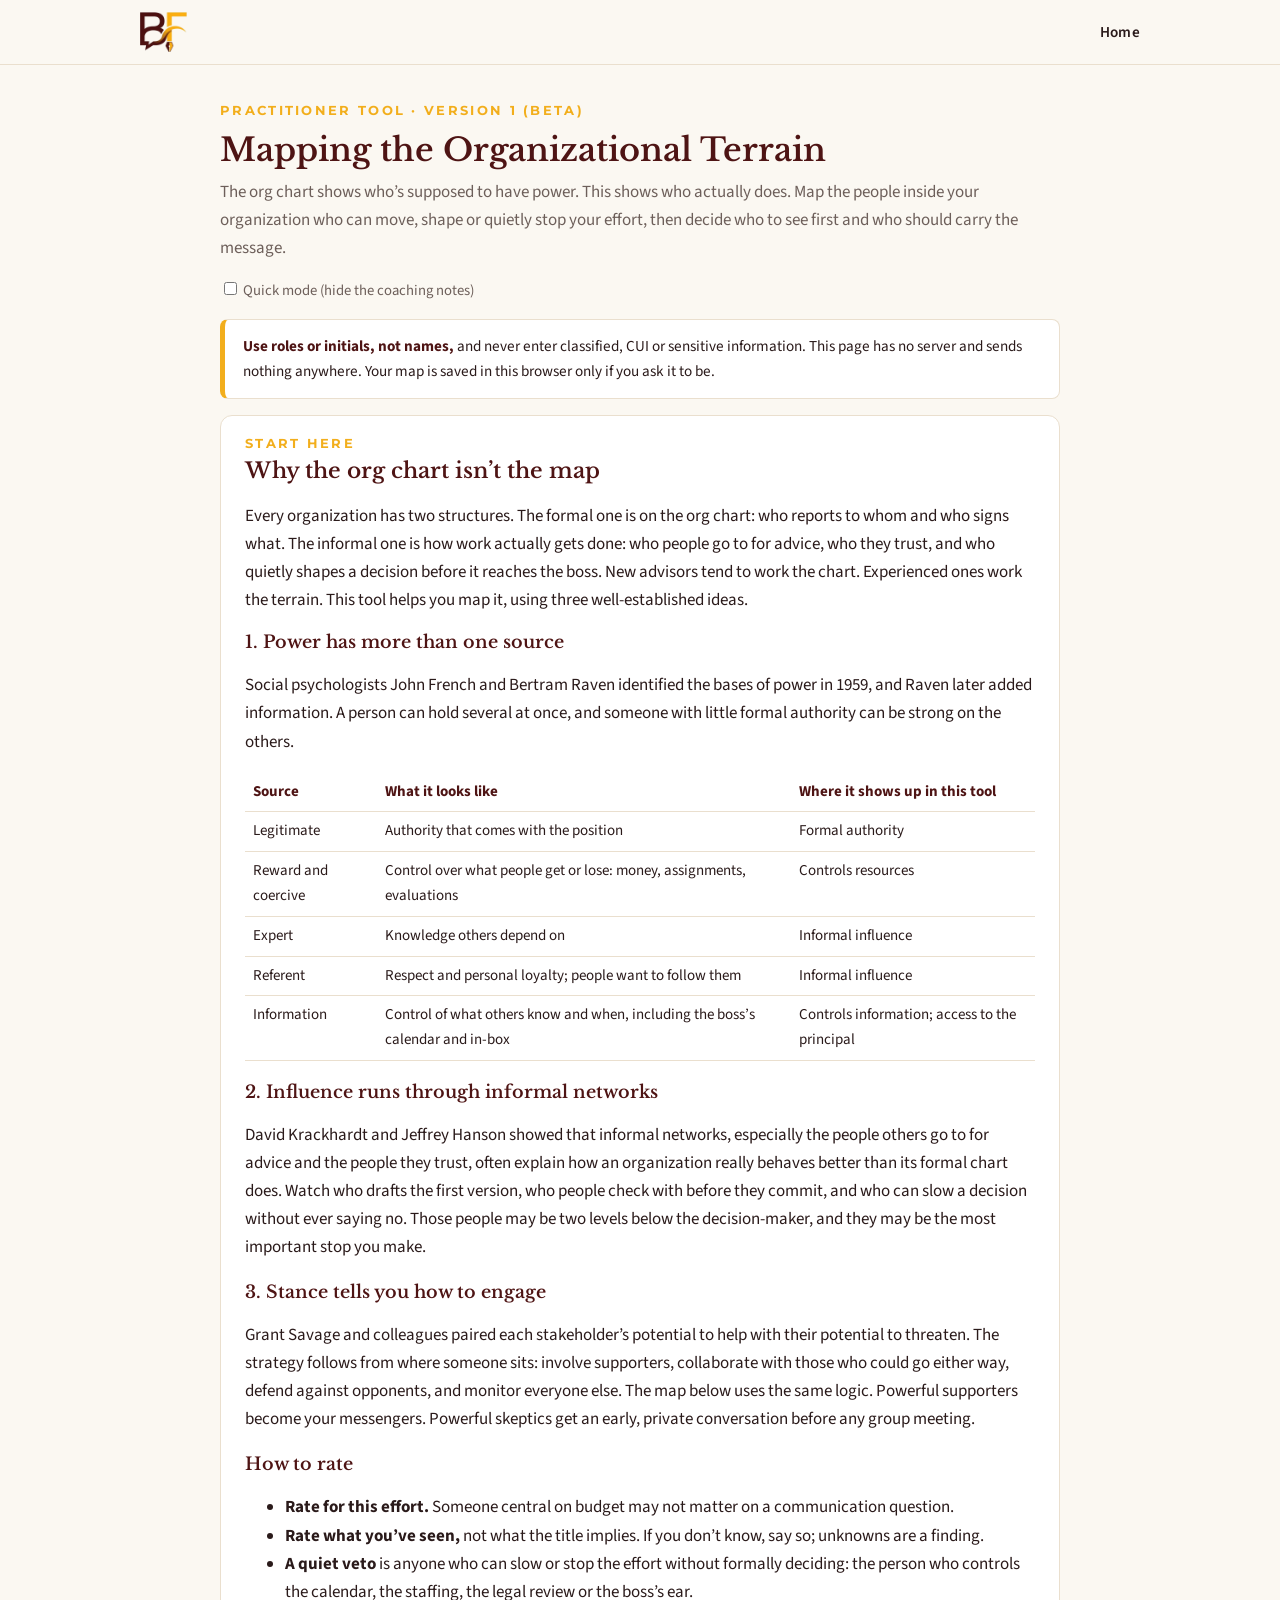
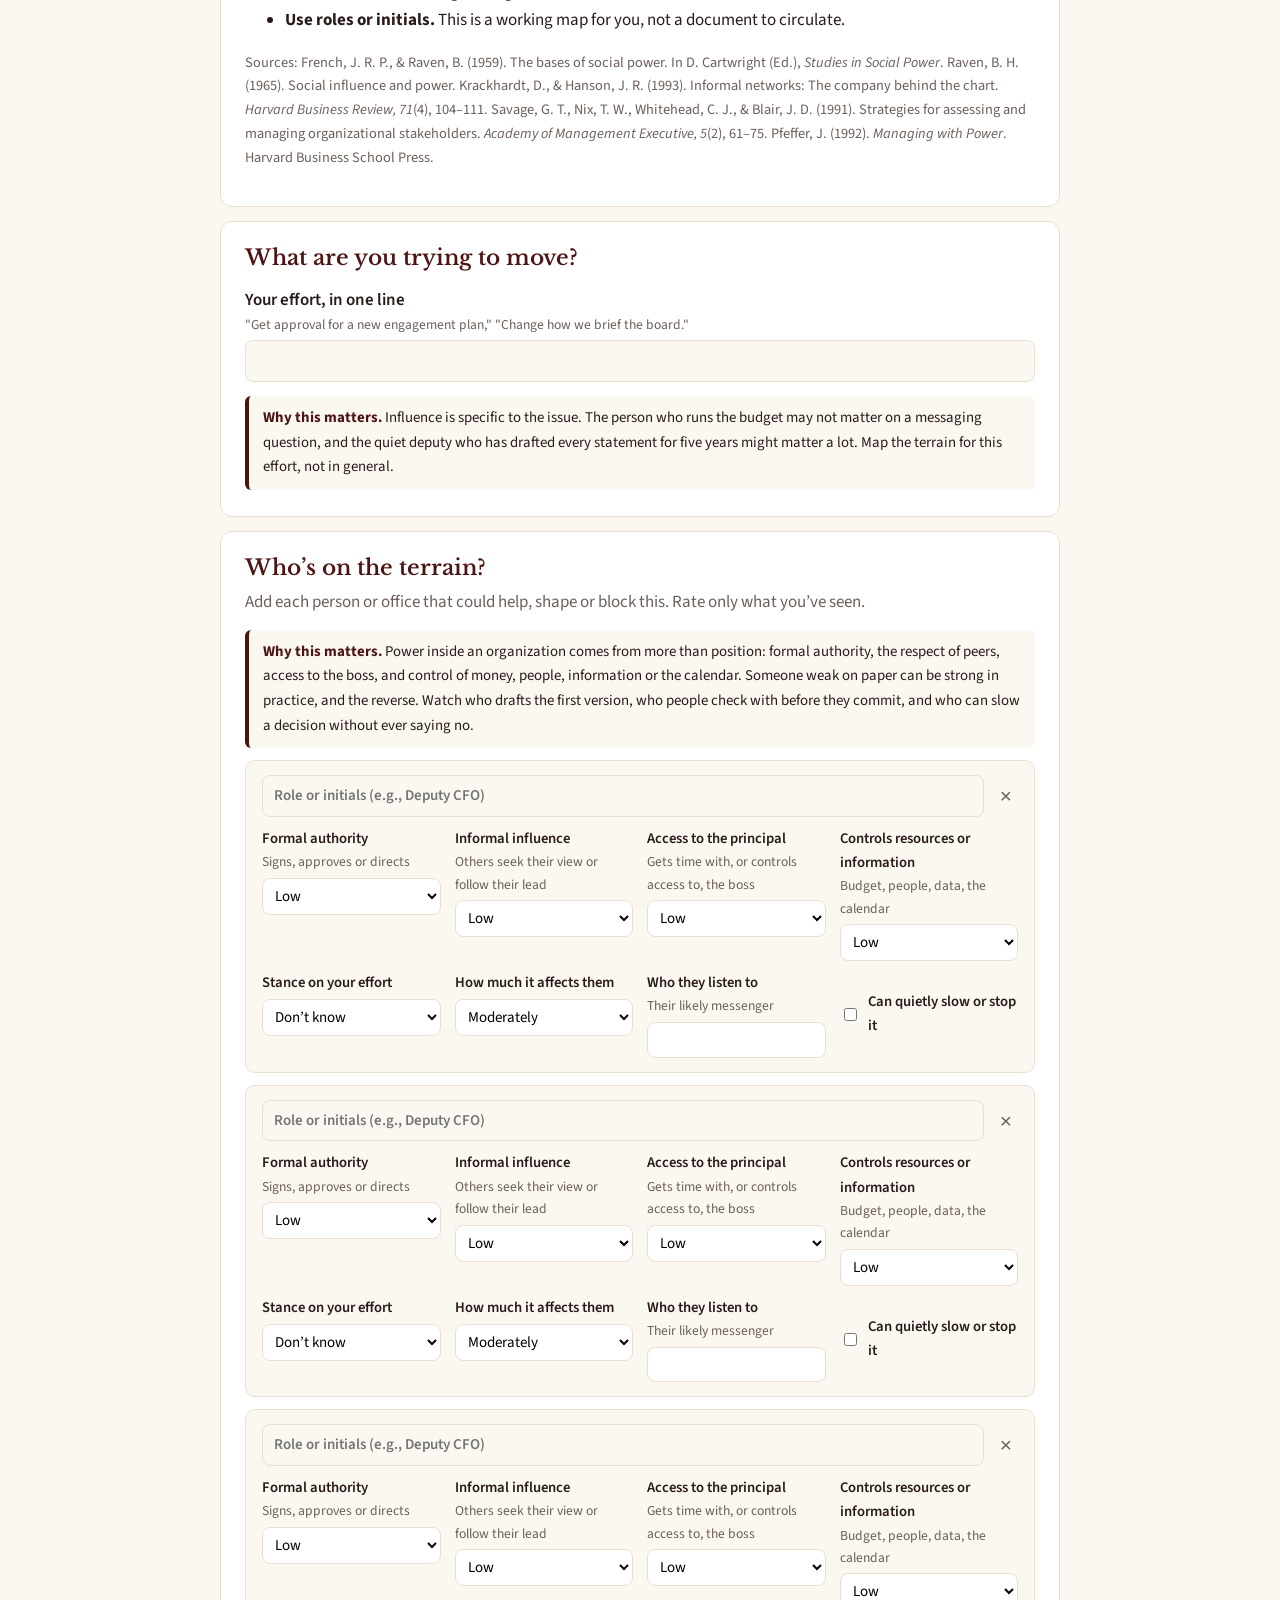
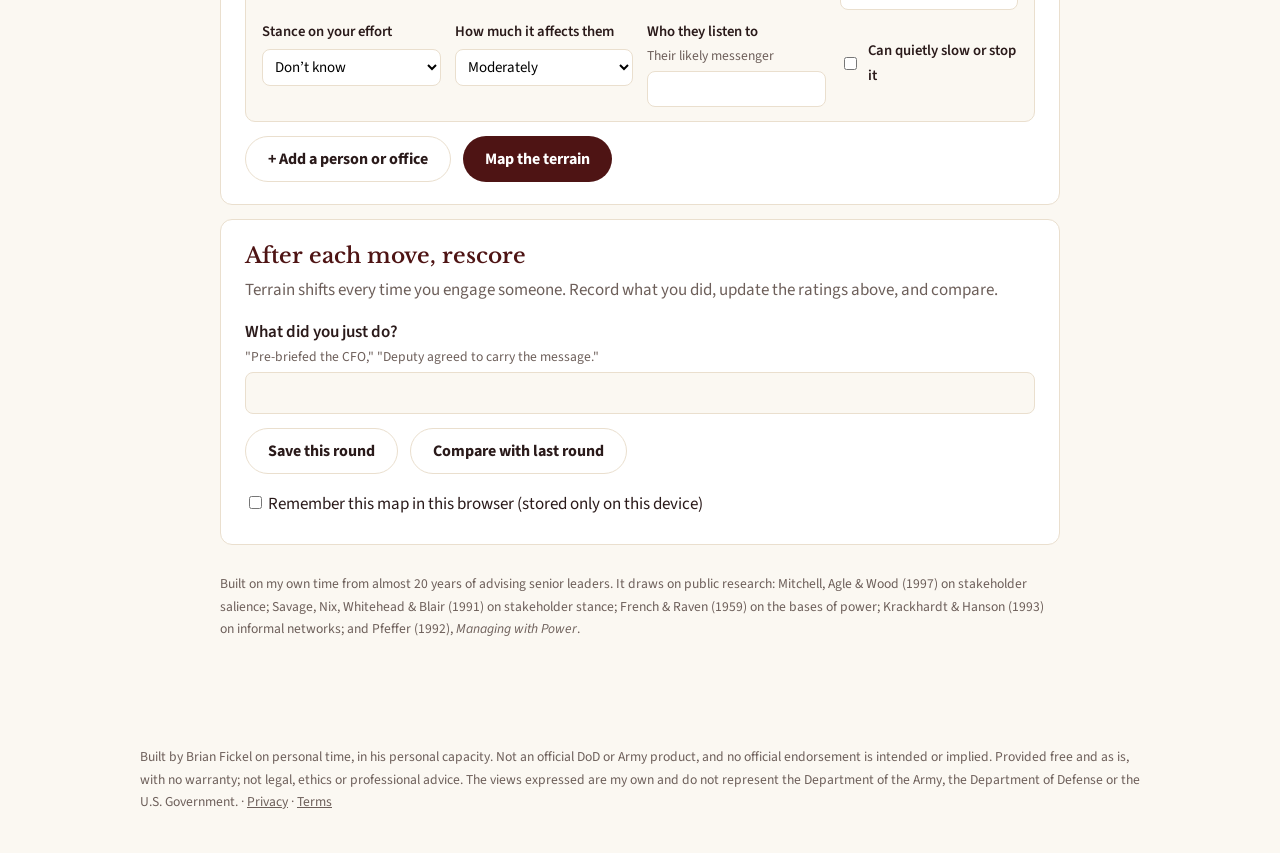
<file: tools/org-terrain/index.html>
<!doctype html>
<html lang="en"><head><meta charset="utf-8"><meta name="viewport" content="width=device-width,initial-scale=1">
<title>Mapping the Organizational Terrain | Brian Fickel</title>
<meta name="description" content="A free tool for advisors: map who really has power and influence inside your organization, where they stand, and who to see first. Runs in your browser.">
<meta name="robots" content="noindex">
<link rel="icon" type="image/png" href="../../img/favicon.png">
<link href="https://fonts.googleapis.com/css2?family=Libre+Baskerville:wght@400;700&family=Montserrat:wght@700&family=Source+Sans+3:wght@400;600;700&display=swap" rel="stylesheet">
<link rel="stylesheet" href="../../style.css">
<link rel="stylesheet" href="../tools.css">
<style>.learn h3{font:600 1.1rem "Libre Baskerville",Georgia,serif;color:var(--maroon)}table.types{width:100%;border-collapse:collapse;font-size:.94rem;margin-top:8px}table.types th,table.types td{border-bottom:1px solid var(--line);padding:7px 8px;text-align:left;vertical-align:top}table.types th{color:var(--maroon)}@media print{.learn{display:none}}</style>
</head>
<body class="tool">
<header class="top"><div class="wrap"><a href="../../index.html"><img src="../../img/logo-mark.png" alt="BF"></a><nav><a href="../../index.html">Home</a></nav></div></header>
<main>
<p class="kicker">Practitioner tool &middot; Version 1 (beta)</p>
<h1>Mapping the Organizational Terrain</h1>
<p class="lede">The org chart shows who&rsquo;s supposed to have power. This shows who actually does. Map the people inside your organization who can move, shape or quietly stop your effort, then decide who to see first and who should carry the message.</p>
<div class="mode"><label><input type="checkbox" id="quick"> Quick mode (hide the coaching notes)</label></div>
<div class="notice"><strong>Use roles or initials, not names,</strong> and never enter classified, CUI or sensitive information. This page has no server and sends nothing anywhere. Your map is saved in this browser only if you ask it to be.</div>

<section class="panel learn">
<p class="kicker" style="margin-bottom:6px">Start here</p>
<h2>Why the org chart isn&rsquo;t the map</h2>
<p>Every organization has two structures. The formal one is on the org chart: who reports to whom and who signs what. The informal one is how work actually gets done: who people go to for advice, who they trust, and who quietly shapes a decision before it reaches the boss. New advisors tend to work the chart. Experienced ones work the terrain. This tool helps you map it, using three well-established ideas.</p>
<h3>1. Power has more than one source</h3>
<p>Social psychologists John French and Bertram Raven identified the bases of power in 1959, and Raven later added information. A person can hold several at once, and someone with little formal authority can be strong on the others.</p>
<table class="types"><tr><th>Source</th><th>What it looks like</th><th>Where it shows up in this tool</th></tr>
<tr><td>Legitimate</td><td>Authority that comes with the position</td><td>Formal authority</td></tr>
<tr><td>Reward and coercive</td><td>Control over what people get or lose: money, assignments, evaluations</td><td>Controls resources</td></tr>
<tr><td>Expert</td><td>Knowledge others depend on</td><td>Informal influence</td></tr>
<tr><td>Referent</td><td>Respect and personal loyalty; people want to follow them</td><td>Informal influence</td></tr>
<tr><td>Information</td><td>Control of what others know and when, including the boss&rsquo;s calendar and in-box</td><td>Controls information; access to the principal</td></tr></table>
<h3 style="margin-top:20px">2. Influence runs through informal networks</h3>
<p>David Krackhardt and Jeffrey Hanson showed that informal networks, especially the people others go to for advice and the people they trust, often explain how an organization really behaves better than its formal chart does. Watch who drafts the first version, who people check with before they commit, and who can slow a decision without ever saying no. Those people may be two levels below the decision-maker, and they may be the most important stop you make.</p>
<h3 style="margin-top:20px">3. Stance tells you how to engage</h3>
<p>Grant Savage and colleagues paired each stakeholder&rsquo;s potential to help with their potential to threaten. The strategy follows from where someone sits: involve supporters, collaborate with those who could go either way, defend against opponents, and monitor everyone else. The map below uses the same logic. Powerful supporters become your messengers. Powerful skeptics get an early, private conversation before any group meeting.</p>
<h3 style="margin-top:20px">How to rate</h3>
<ul><li><b>Rate for this effort.</b> Someone central on budget may not matter on a communication question.</li><li><b>Rate what you&rsquo;ve seen,</b> not what the title implies. If you don&rsquo;t know, say so; unknowns are a finding.</li><li><b>A quiet veto</b> is anyone who can slow or stop the effort without formally deciding: the person who controls the calendar, the staffing, the legal review or the boss&rsquo;s ear.</li><li><b>Use roles or initials.</b> This is a working map for you, not a document to circulate.</li></ul>
<p class="meta">Sources: French, J. R. P., &amp; Raven, B. (1959). The bases of social power. In D. Cartwright (Ed.), <i>Studies in Social Power</i>. Raven, B. H. (1965). Social influence and power. Krackhardt, D., &amp; Hanson, J. R. (1993). Informal networks: The company behind the chart. <i>Harvard Business Review, 71</i>(4), 104&ndash;111. Savage, G. T., Nix, T. W., Whitehead, C. J., &amp; Blair, J. D. (1991). Strategies for assessing and managing organizational stakeholders. <i>Academy of Management Executive, 5</i>(2), 61&ndash;75. Pfeffer, J. (1992). <i>Managing with Power</i>. Harvard Business School Press.</p>
</section>
<section class="panel">
<h2>What are you trying to move?</h2>
<label class="f">Your effort, in one line <small>"Get approval for a new engagement plan," "Change how we brief the board."</small></label><input type="text" id="effort">
<div class="why"><b>Why this matters.</b> Influence is specific to the issue. The person who runs the budget may not matter on a messaging question, and the quiet deputy who has drafted every statement for five years might matter a lot. Map the terrain for this effort, not in general.</div>
</section>

<section class="panel">
<h2>Who&rsquo;s on the terrain?</h2>
<p class="sub">Add each person or office that could help, shape or block this. Rate only what you&rsquo;ve seen.</p>
<div class="why"><b>Why this matters.</b> Power inside an organization comes from more than position: formal authority, the respect of peers, access to the boss, and control of money, people, information or the calendar. Someone weak on paper can be strong in practice, and the reverse. Watch who drafts the first version, who people check with before they commit, and who can slow a decision without ever saying no.</div>
<div id="rows"></div>
<div class="row"><button class="ghost" type="button" id="add">+ Add a person or office</button><button class="primary" type="button" id="run">Map the terrain</button></div>
</section>

<section id="out" class="hidden" aria-live="polite" style="border:0;padding:0"></section>

<section class="panel" id="moves">
<h2>After each move, rescore</h2>
<p class="sub">Terrain shifts every time you engage someone. Record what you did, update the ratings above, and compare.</p>
<label class="f">What did you just do? <small>"Pre-briefed the CFO," "Deputy agreed to carry the message."</small></label><input type="text" id="move">
<div class="row"><button class="ghost" type="button" id="snap">Save this round</button><button class="ghost" type="button" id="cmp">Compare with last round</button></div>
<div id="hist"></div>
<label class="f" style="font-weight:400;margin-top:16px"><input type="checkbox" id="remember"> Remember this map in this browser (stored only on this device)</label>
</section>

<p class="credit">Built on my own time from almost 20 years of advising senior leaders. It draws on public research: Mitchell, Agle &amp; Wood (1997) on stakeholder salience; Savage, Nix, Whitehead &amp; Blair (1991) on stakeholder stance; French &amp; Raven (1959) on the bases of power; Krackhardt &amp; Hanson (1993) on informal networks; and Pfeffer (1992), <em>Managing with Power</em>.</p>
</main>
<footer><div class="wrap">Built by Brian Fickel on personal time, in his personal capacity. Not an official DoD or Army product, and no official endorsement is intended or implied. Provided free and as is, with no warranty; not legal, ethics or professional advice. The views expressed are my own and do not represent the Department of the Army, the Department of Defense or the U.S. Government. &middot; <a href="../../privacy.html">Privacy</a> &middot; <a href="../../terms.html">Terms</a></div></footer>

<script>
const $=id=>document.getElementById(id),esc=s=>String(s??'').replace(/[&<>"]/g,c=>({'&':'&amp;','<':'&lt;','>':'&gt;','"':'&quot;'}[c]));
$('quick').onchange=e=>document.body.classList.toggle('quick',e.target.checked);
const LV=[['0','None'],['1','Low'],['2','Medium'],['3','High']];
const DIM=[['auth','Formal authority','Signs, approves or directs'],['infl','Informal influence','Others seek their view or follow their lead'],['acc','Access to the principal','Gets time with, or controls access to, the boss'],['ctl','Controls resources or information','Budget, people, data, the calendar']];
const ST=[['champion','Champion'],['support','Supportive'],['neutral','Neutral'],['skeptic','Skeptical'],['oppose','Opposed'],['unknown','Don’t know']];
const STV={champion:2,support:1,neutral:0,skeptic:-1,oppose:-2,unknown:0};
function row(d={}){const r=document.createElement('div');r.className='item';
 r.innerHTML=`<div class="top"><input type="text" class="nm" placeholder="Role or initials (e.g., Deputy CFO)" value="${esc(d.nm||'')}"><button class="x" type="button" title="Remove">&times;</button></div>
 <div class="grid4">${DIM.map(([k,l,h])=>`<label>${l}<small>${h}</small><select class="${k}">${LV.map(([v,t])=>`<option value="${v}"${(d[k]??'1')==v?' selected':''}>${t}</option>`).join('')}</select></label>`).join('')}</div>
 <div class="grid4"><label>Stance on your effort<select class="st">${ST.map(([v,t])=>`<option value="${v}"${(d.st||'unknown')==v?' selected':''}>${t}</option>`).join('')}</select></label>
 <label>How much it affects them<select class="stake">${[['1','A little'],['2','Moderately'],['3','A lot']].map(([v,t])=>`<option value="${v}"${(d.stake||'2')==v?' selected':''}>${t}</option>`).join('')}</select></label>
 <label>Who they listen to<small>Their likely messenger</small><input type="text" class="msg" value="${esc(d.msg||'')}"></label>
 <label class="cb"><input type="checkbox" class="veto"${d.veto?' checked':''}> Can quietly slow or stop it</label></div>`;
 r.querySelector('.x').onclick=()=>r.remove();$('rows').appendChild(r);}
$('add').onclick=()=>row();
const read=()=>[...document.querySelectorAll('#rows .item')].map(r=>{const o={nm:r.querySelector('.nm').value.trim()};DIM.forEach(([k])=>o[k]=+r.querySelector('.'+k).value);o.st=r.querySelector('.st').value;o.stake=+r.querySelector('.stake').value;o.msg=r.querySelector('.msg').value.trim();o.veto=r.querySelector('.veto').checked;return o}).filter(o=>o.nm);

function analyze(P){return P.map(p=>{const power=p.auth+p.infl+p.acc+p.ctl;const tags=[];
 if(p.auth>=2)tags.push('Decision-maker');
 if(p.infl>=2&&p.auth<=1)tags.push('Hidden influencer');
 if(p.acc>=2&&p.auth<=1)tags.push('Gatekeeper');
 if(p.veto)tags.push('Quiet veto');
 if(p.ctl>=2&&p.auth<=1)tags.push('Resource holder');
 const hi=power>=6||p.veto;const sv=STV[p.st];let move;
 if(p.st==='unknown')move='Find out where they stand before you need them. Ask someone they trust, or ask them directly.';
 else if(hi&&sv>0)move=p.st==='champion'?'Ask them to carry the message, or to stand next to you when you do.':'Turn support into action: ask for one specific thing, such as a word with the principal or a seat in the meeting.';
 else if(hi&&sv<0)move='See them early and privately, before any group meeting. Learn what they’re protecting and adjust what you can. Don’t surprise them in front of others.';
 else if(hi)move='Win them over before the decision. Show what’s in it for their part of the organization.';
 else if(sv<0)move='Hear them out and answer the concern, but don’t let them set the pace.';
 else move='Keep them informed. Their reaction is an early signal of how the wider organization will take it.';
 return {...p,power,tags,hi,sv,move};});}
function order(A){return [...A].sort((a,b)=>{const pa=(a.veto?3:0)+a.power+(a.sv<0?2:0)+(a.st==='unknown'?1:0),pb=(b.veto?3:0)+b.power+(b.sv<0?2:0)+(b.st==='unknown'?1:0);return pb-pa;});}
function plot(A){const W=640,H=360,m=44;const x=sv=>m+(sv+2)/4*(W-2*m),y=pw=>H-m-pw/12*(H-2*m);
 const pts=A.map((a,i)=>{const cx=x(a.sv)+((i%3)-1)*14,cy=y(a.power);return `<g><circle cx="${cx}" cy="${cy}" r="${7+a.stake*2}" fill="${a.sv>0?'#3d8b4a':a.sv<0?'#b02a2a':'#9a8f86'}" fill-opacity=".8" stroke="${a.veto?'#4e1414':'#fff'}" stroke-width="${a.veto?3:1.5}"/><text x="${cx>W*0.65?cx-12:cx+12}" y="${cy+4}" font-size="12" fill="#2a1a1a" text-anchor="${cx>W*0.65?'end':'start'}">${esc(a.nm.slice(0,22))}</text></g>`}).join('');
 return `<svg viewBox="0 0 ${W} ${H}" role="img" aria-label="Terrain map: power versus stance" style="width:100%;height:auto;background:#fff;border:1px solid var(--line);border-radius:10px">
 <rect x="${W/2}" y="${m}" width="${W/2-m}" height="${(H-2*m)/2}" fill="#eef6ef"/><rect x="${m}" y="${m}" width="${W/2-m}" height="${(H-2*m)/2}" fill="#fbefef"/>
 <line x1="${m}" y1="${H-m}" x2="${W-m}" y2="${H-m}" stroke="#bbb"/><line x1="${W/2}" y1="${m}" x2="${W/2}" y2="${H-m}" stroke="#ddd" stroke-dasharray="4 4"/><line x1="${m}" y1="${m}" x2="${m}" y2="${H-m}" stroke="#bbb"/>
 <text x="${m}" y="${H-14}" font-size="12" fill="#6d5f5a">Opposed</text><text x="${W-m}" y="${H-14}" font-size="12" fill="#6d5f5a" text-anchor="end">Champion</text>
 <text x="${m+6}" y="${m+16}" font-size="12" fill="#8b1c1c">Engage early, privately</text><text x="${W-m-6}" y="${m+16}" font-size="12" fill="#2f6b3a" text-anchor="end">Your messengers</text>
 <text x="14" y="${H/2}" font-size="12" fill="#6d5f5a" transform="rotate(-90 14 ${H/2})" text-anchor="middle">Power and influence</text>${pts}</svg>
 <p class="meta">Bigger circle: the more it affects them. Dark ring: can quietly stop it.</p>`;}
let last=null;
$('run').onclick=()=>{const P=read();if(!P.length){$('out').innerHTML='<div class="flag red">Add at least one person or office.</div>';$('out').classList.remove('hidden');return;}
 const A=analyze(P),O=order(A),F=[];last=A;
 const champs=A.filter(a=>a.hi&&a.sv>0);if(!champs.length)F.push(['red','No powerful supporter yet. Before you take this to the principal, find at least one person with real influence who will back it.']);
 A.filter(a=>a.veto&&a.sv<=0).forEach(a=>F.push(['red',a.nm+' can quietly stop this and isn’t on your side yet. See them first.']));
 A.filter(a=>a.tags.includes('Hidden influencer')).forEach(a=>F.push(['',a.nm+' has more influence than their title suggests. Don’t skip them because of where they sit on the chart.']));
 A.filter(a=>a.auth>=2&&a.infl<=1).forEach(a=>F.push(['',a.nm+' has the title but less real pull. Their sign-off matters; their endorsement may not move others.']));
 const unk=A.filter(a=>a.st==='unknown');if(unk.length)F.push(['',unk.length+' stance(s) unknown: '+unk.map(a=>a.nm).join(', ')+'. Unknowns tend to break late.']);
 if(!A.some(a=>a.tags.includes('Gatekeeper')||a.acc>=3))F.push(['','No one rated high on access to the principal. Who controls the calendar and the in-box? That person shapes timing.']);
 O.filter(a=>a.hi&&!a.msg).slice(0,3).forEach(a=>F.push(['','No messenger identified for '+a.nm+'. Who do they listen to?']));
 const eff=$('effort').value.trim();
 $('out').innerHTML=`<div class="brief" id="mainbrief"><h3>Terrain map${eff?': '+esc(eff):''}</h3><p class="meta">${new Date().toLocaleDateString(undefined,{month:'long',day:'numeric',year:'numeric'})}</p>
 ${plot(A)}
 <h4>Who to see, in order</h4><ol>${O.map(a=>`<li><b>${esc(a.nm)}</b>${a.tags.length?' <span class="meta">('+a.tags.join(', ')+')</span>':''}<br>${esc(a.move)}${a.msg?'<br><span class="meta">Messenger: '+esc(a.msg)+'</span>':''}</li>`).join('')}</ol></div>
 <div class="flags">${F.length?F.map(([c,m])=>`<div class="flag ${c}">${esc(m)}</div>`).join(''):'<div class="flag ok">No gaps found in the map.</div>'}</div>
 <div class="row"><button class="ghost" type="button" onclick="window.print()">Print or save as PDF</button></div>`;
 $('out').classList.remove('hidden');$('out').scrollIntoView({behavior:'smooth'});save();};

// rounds
let rounds=[];
function drawHist(){$('hist').innerHTML=rounds.length?`<h4 style="margin:14px 0 4px">Rounds</h4><ol class="meta">${rounds.map(r=>`<li>${esc(r.when)}${r.move?': '+esc(r.move):''}</li>`).join('')}</ol>`:'';}
$('snap').onclick=()=>{rounds.push({when:new Date().toLocaleString(),move:$('move').value.trim(),data:read()});$('move').value='';drawHist();save();};
$('cmp').onclick=()=>{if(!rounds.length){$('hist').innerHTML+='<div class="flag">Save a round first, then change the ratings and compare.</div>';return;}
 const prev=Object.fromEntries(analyze(rounds[rounds.length-1].data).map(a=>[a.nm,a])),now=analyze(read()),ch=[];
 now.forEach(a=>{const b=prev[a.nm];if(!b){ch.push(a.nm+': new on the map.');return;}
  if(a.st!==b.st)ch.push(`${a.nm}: stance ${b.st} → ${a.st}.`);
  if(a.power!==b.power)ch.push(`${a.nm}: power ${b.power} → ${a.power} of 12.`);
  if(a.veto!==b.veto)ch.push(`${a.nm}: ${a.veto?'can now':'can no longer'} quietly stop it.`);});
 Object.keys(prev).forEach(n=>{if(!now.find(a=>a.nm===n))ch.push(n+': removed from the map.')});
 $('hist').innerHTML=`<div class="brief" style="margin-top:12px;border-width:1px"><h4 style="margin-top:0">Since the last round</h4>${ch.length?'<ul>'+ch.map(c=>`<li>${esc(c)}</li>`).join('')+'</ul>':'<p>No change. If your last move didn’t shift anyone, rethink the move or the messenger.</p>'}</div>`;drawHist2();};
function drawHist2(){const h=$('hist');const list=rounds.length?`<h4 style="margin:14px 0 4px">Rounds</h4><ol class="meta">${rounds.map(r=>`<li>${esc(r.when)}${r.move?': '+esc(r.move):''}</li>`).join('')}</ol>`:'';h.innerHTML+=list;}

// storage (opt-in)
const KEY='terrain_map';
function save(){try{if($('remember').checked)localStorage.setItem(KEY,JSON.stringify({effort:$('effort').value,rows:read(),rounds}));else localStorage.removeItem(KEY);}catch(_){}}
$('remember').onchange=save;
try{const o=JSON.parse(localStorage.getItem(KEY)||'null');if(o){$('effort').value=o.effort||'';(o.rows||[]).forEach(row);rounds=o.rounds||[];$('remember').checked=true;drawHist();}}catch(_){}
if(!document.querySelector('#rows .item')){row();row();row();}
</script>
</body></html>
</file>
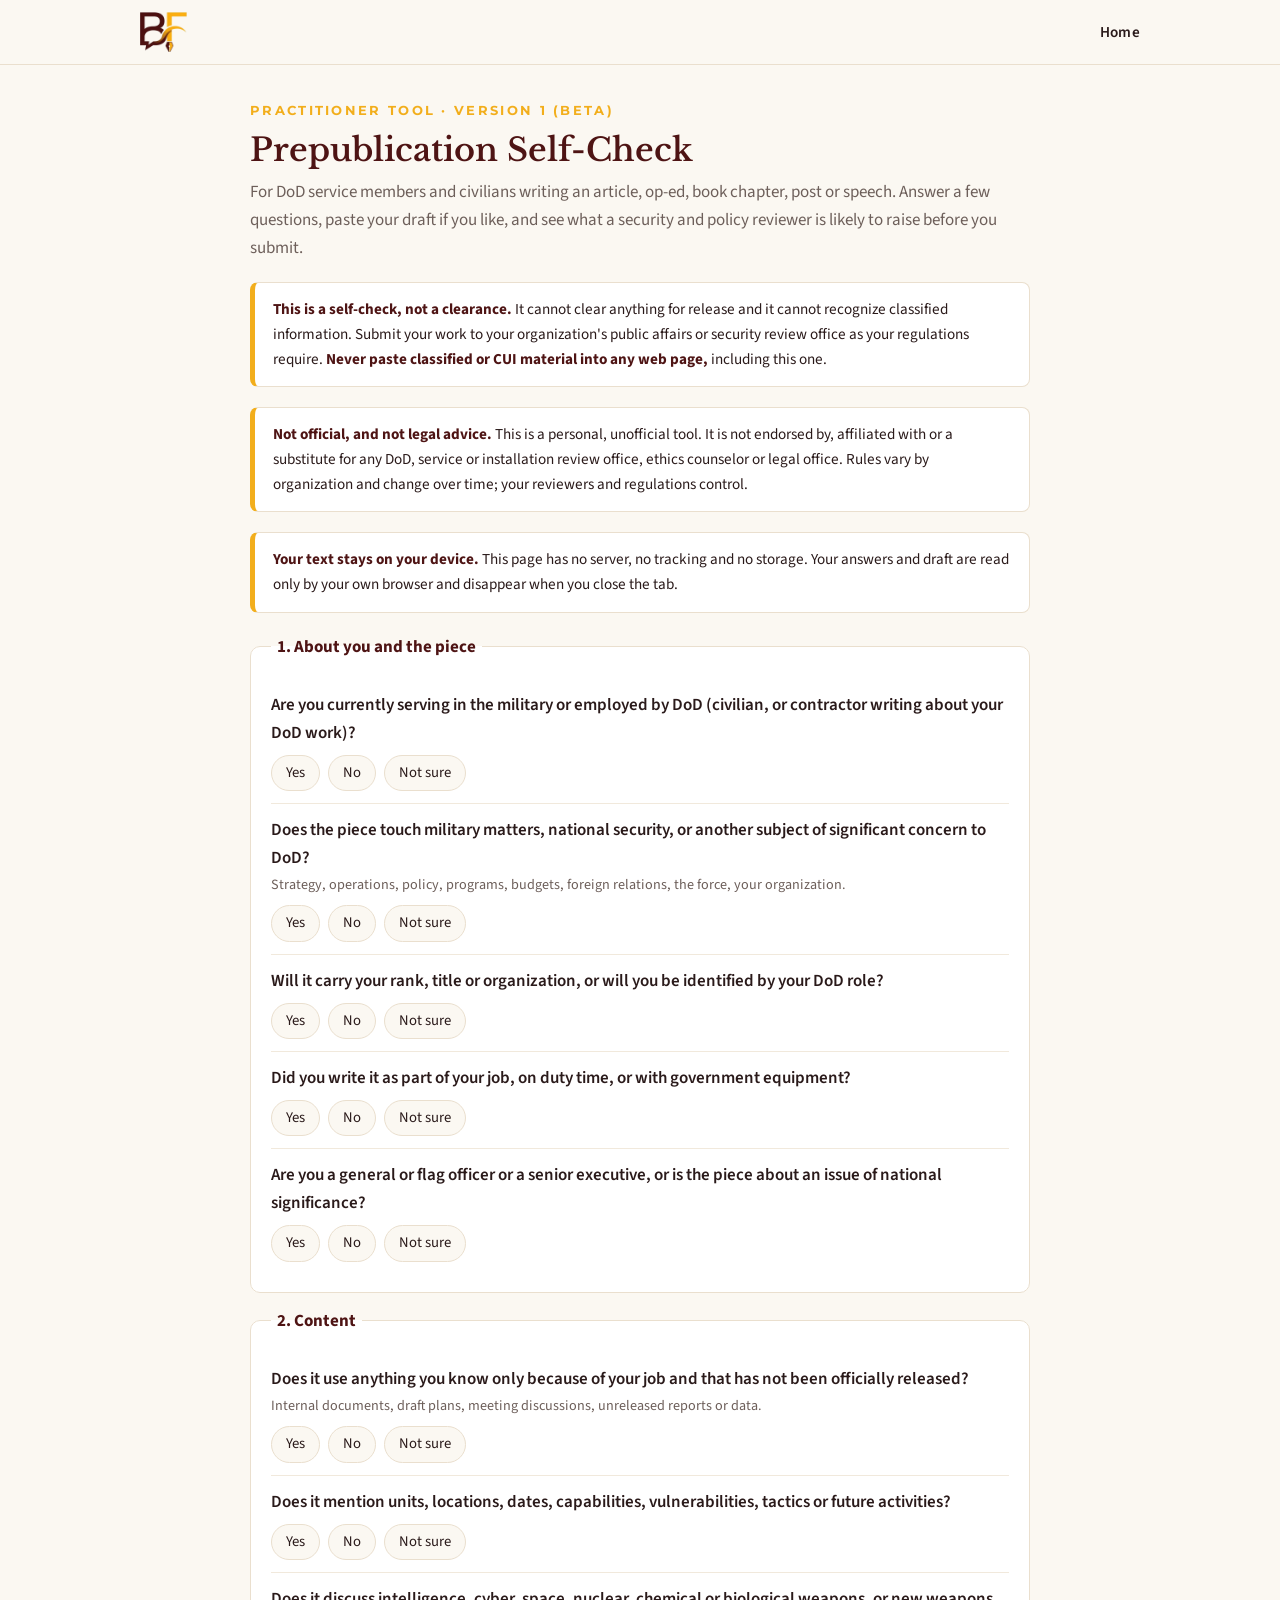
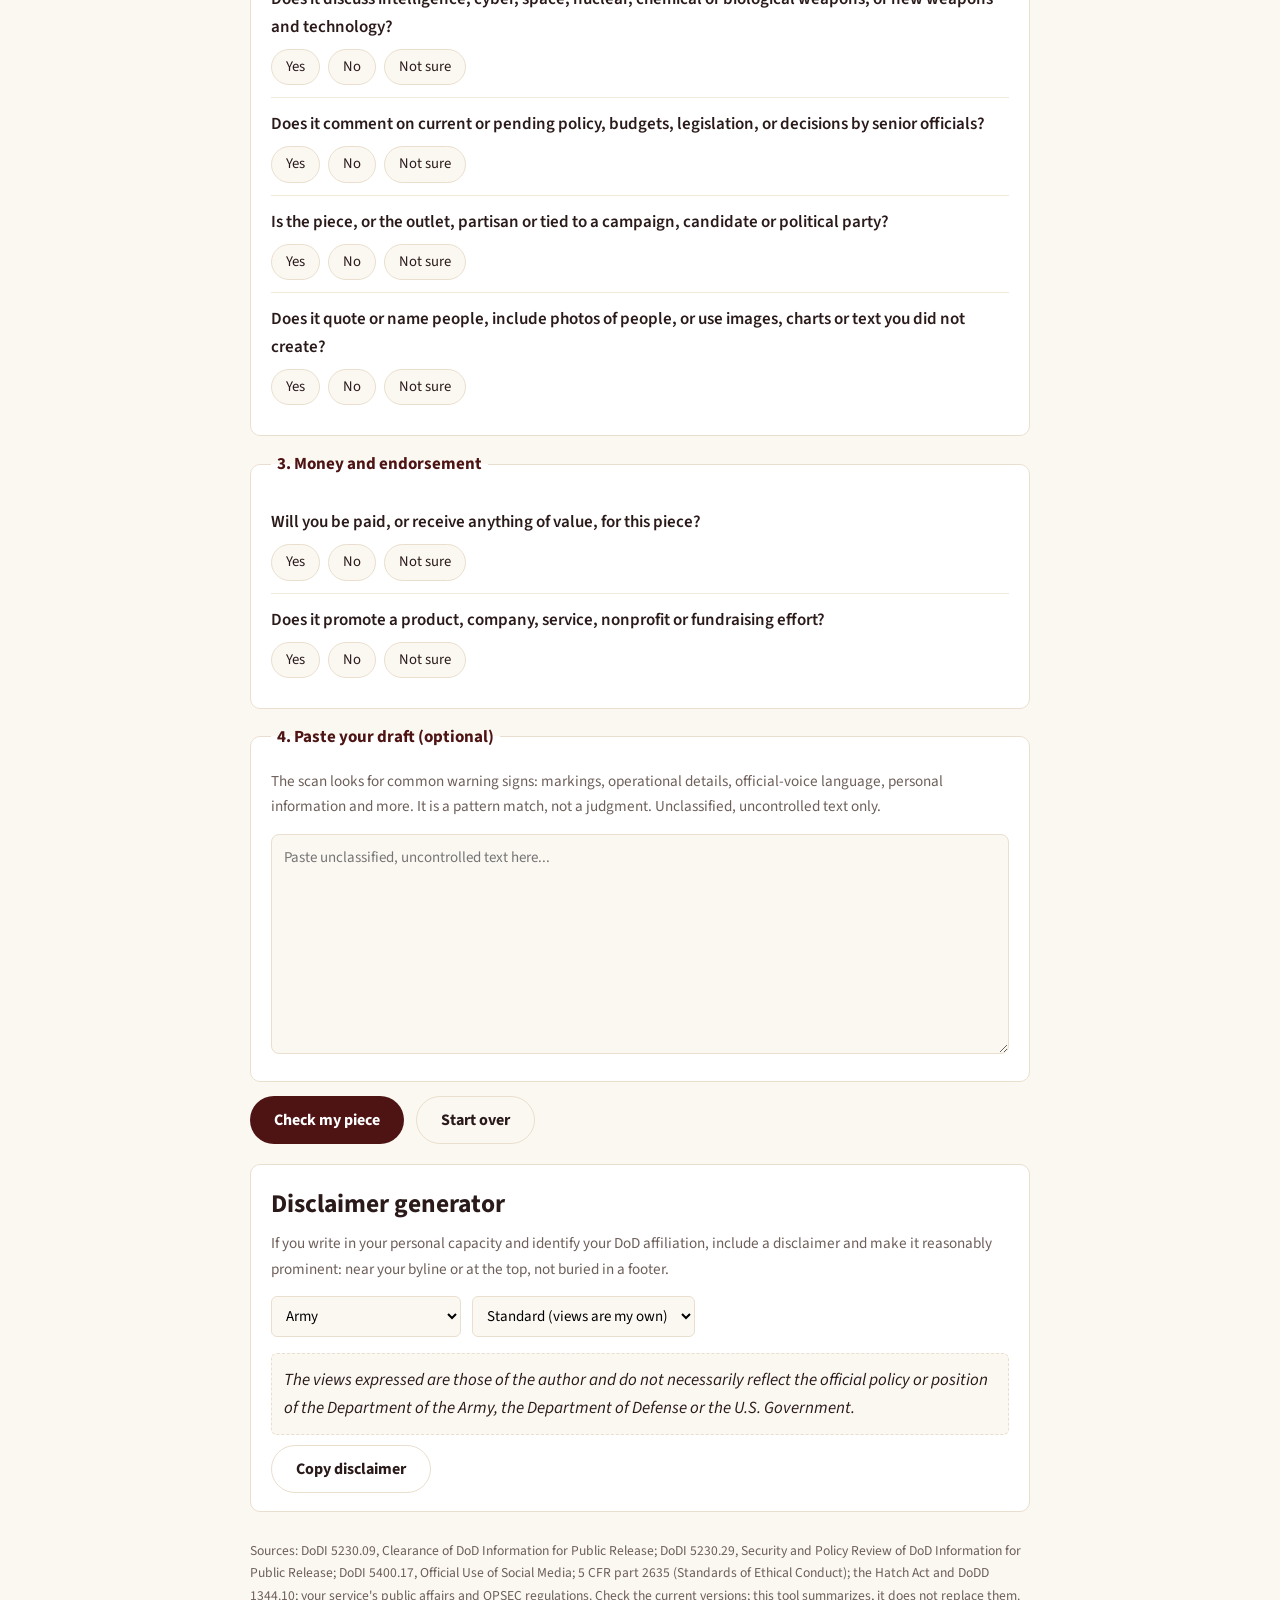
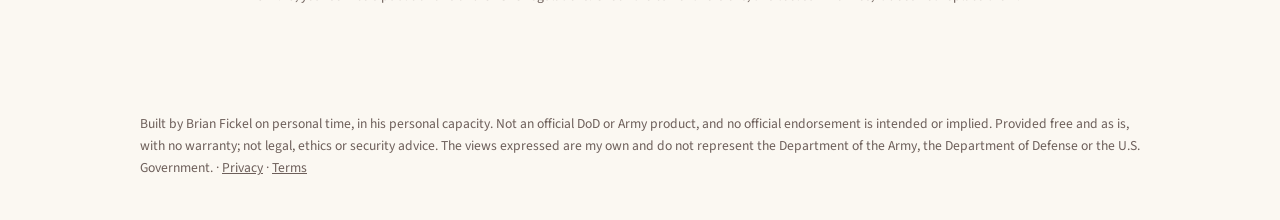
<file: tools/prepub-check/index.html>
<!doctype html>
<html lang="en"><head><meta charset="utf-8"><meta name="viewport" content="width=device-width,initial-scale=1">
<title>Prepublication Self-Check | Brian Fickel</title>
<meta name="description" content="A free self-check for DoD authors: see what a security and policy reviewer is likely to raise before you submit. Runs entirely in your browser.">
<meta name="robots" content="noindex">
<link rel="icon" type="image/png" href="../../img/favicon.png">
<link href="https://fonts.googleapis.com/css2?family=Libre+Baskerville:wght@400;700&family=Montserrat:wght@700&family=Source+Sans+3:wght@400;600;700&display=swap" rel="stylesheet">
<link rel="stylesheet" href="../../style.css">
<style>
.tool main{max-width:820px;margin:0 auto;padding:40px 20px 64px}
.tool h1{font:600 2rem/1.25 "Libre Baskerville",Georgia,serif;color:var(--maroon);margin:0 0 8px}
.kicker{font:700 .8rem/1 "Montserrat",sans-serif;letter-spacing:.18em;text-transform:uppercase;color:var(--gold);margin:0 0 12px}
.notice{background:#fff;border:1px solid var(--line);border-left:5px solid var(--gold);border-radius:8px;padding:14px 18px;margin:20px 0;font-size:.95rem}
.notice strong{color:var(--maroon)}
fieldset{border:1px solid var(--line);background:#fff;border-radius:10px;padding:18px 20px;margin:0 0 14px}
legend{font-weight:700;color:var(--maroon);padding:0 6px}
.q{padding:12px 0;border-top:1px solid #f1e9dc}
.q:first-of-type{border-top:0}
.q p{margin:0 0 8px;font-weight:600}
.q small{display:block;color:var(--muted);font-weight:400;margin-top:2px}
.opts{display:flex;gap:8px;flex-wrap:wrap}
.opts label{border:1px solid var(--line);border-radius:999px;padding:5px 14px;cursor:pointer;font-size:.92rem;background:var(--cream)}
.opts input{position:absolute;opacity:0;pointer-events:none}
.opts input:checked+span{font-weight:700;color:var(--maroon)}
.opts label:has(input:checked){border-color:var(--maroon);background:var(--gold-soft)}
.opts input:focus-visible+span{outline:2px solid var(--maroon);outline-offset:3px}
textarea{width:100%;min-height:220px;border:1px solid var(--line);border-radius:8px;padding:12px;font:15px/1.5 "Source Sans 3",sans-serif;resize:vertical;background:var(--cream)}
.row{display:flex;gap:12px;flex-wrap:wrap;margin-top:10px}
button{font:700 1rem "Source Sans 3",sans-serif;border:0;border-radius:999px;padding:12px 24px;cursor:pointer}
.primary{background:var(--maroon);color:#fff}.primary:hover{background:var(--maroon-2)}
.ghost{background:transparent;border:1px solid var(--line);color:var(--ink)}
#report{margin-top:28px}
.overall{border-radius:12px;padding:20px 22px;color:#fff;margin-bottom:16px}
.overall h2{color:#fff;margin:0 0 6px;font:600 1.4rem/1.3 "Libre Baskerville",Georgia,serif;letter-spacing:0;text-transform:none}
.overall p{margin:0}
.lv-red{background:#8b1c1c}.lv-yellow{background:#9a6a00}.lv-green{background:#2f6b3a}
.find{background:#fff;border:1px solid var(--line);border-left:6px solid #ccc;border-radius:8px;padding:14px 18px;margin:10px 0}
.find.red{border-left-color:#b02a2a}.find.yellow{border-left-color:#e0a106}.find.green{border-left-color:#3d8b4a}
.find h3{margin:0 0 4px;font-size:1.05rem;color:var(--ink);font-family:"Source Sans 3",sans-serif;font-weight:700}
.find .tag{font:700 .7rem/1 "Montserrat",sans-serif;letter-spacing:.12em;text-transform:uppercase;margin-right:8px}
.find.red .tag{color:#b02a2a}.find.yellow .tag{color:#a37300}.find.green .tag{color:#3d8b4a}
.find p{margin:4px 0;font-size:.96rem}
.find .cite{color:var(--muted);font-size:.85rem}
.hits{margin:6px 0 0;padding-left:18px;font-size:.9rem;color:var(--muted)}
.hits mark{background:var(--gold-soft);color:var(--ink);padding:0 2px}
.disc{background:#fff;border:1px solid var(--line);border-radius:10px;padding:18px 20px;margin-top:20px}
.disc input,.disc select{font:15px "Source Sans 3",sans-serif;padding:8px 10px;border:1px solid var(--line);border-radius:6px;margin:4px 8px 8px 0;background:var(--cream)}
.disc output{display:block;background:var(--cream);border:1px dashed var(--line);border-radius:6px;padding:12px;margin-top:8px;font-style:italic}
.hidden{display:none}
@media print{header.top,.notice,form,.row,footer,.disc .row{display:none!important}.overall{-webkit-print-color-adjust:exact;print-color-adjust:exact}}
</style></head>
<body class="tool">
<header class="top"><div class="wrap"><a href="../../index.html"><img src="../../img/logo-mark.png" alt="BF"></a><nav><a href="../../index.html">Home</a></nav></div></header>
<main>
<p class="kicker">Practitioner tool &middot; Version 1 (beta)</p>
<h1>Prepublication Self-Check</h1>
<p class="lede">For DoD service members and civilians writing an article, op-ed, book chapter, post or speech. Answer a few questions, paste your draft if you like, and see what a security and policy reviewer is likely to raise before you submit.</p>

<div class="notice"><strong>This is a self-check, not a clearance.</strong> It cannot clear anything for release and it cannot recognize classified information. Submit your work to your organization's public affairs or security review office as your regulations require. <strong>Never paste classified or CUI material into any web page,</strong> including this one.</div>
<div class="notice"><strong>Not official, and not legal advice.</strong> This is a personal, unofficial tool. It is not endorsed by, affiliated with or a substitute for any DoD, service or installation review office, ethics counselor or legal office. Rules vary by organization and change over time; your reviewers and regulations control.</div>
<div class="notice"><strong>Your text stays on your device.</strong> This page has no server, no tracking and no storage. Your answers and draft are read only by your own browser and disappear when you close the tab.</div>

<form id="f" onsubmit="return false">
<fieldset><legend>1. About you and the piece</legend>
<div class="q" data-q="dod"><p>Are you currently serving in the military or employed by DoD (civilian, or contractor writing about your DoD work)?</p><div class="opts"></div></div>
<div class="q" data-q="subject"><p>Does the piece touch military matters, national security, or another subject of significant concern to DoD?<small>Strategy, operations, policy, programs, budgets, foreign relations, the force, your organization.</small></p><div class="opts"></div></div>
<div class="q" data-q="official"><p>Will it carry your rank, title or organization, or will you be identified by your DoD role?</p><div class="opts"></div></div>
<div class="q" data-q="dutytime"><p>Did you write it as part of your job, on duty time, or with government equipment?</p><div class="opts"></div></div>
<div class="q" data-q="senior"><p>Are you a general or flag officer or a senior executive, or is the piece about an issue of national significance?</p><div class="opts"></div></div>
</fieldset>
<fieldset><legend>2. Content</legend>
<div class="q" data-q="nonpublic"><p>Does it use anything you know only because of your job and that has not been officially released?<small>Internal documents, draft plans, meeting discussions, unreleased reports or data.</small></p><div class="opts"></div></div>
<div class="q" data-q="ops"><p>Does it mention units, locations, dates, capabilities, vulnerabilities, tactics or future activities?</p><div class="opts"></div></div>
<div class="q" data-q="sensitive"><p>Does it discuss intelligence, cyber, space, nuclear, chemical or biological weapons, or new weapons and technology?</p><div class="opts"></div></div>
<div class="q" data-q="policy"><p>Does it comment on current or pending policy, budgets, legislation, or decisions by senior officials?</p><div class="opts"></div></div>
<div class="q" data-q="political"><p>Is the piece, or the outlet, partisan or tied to a campaign, candidate or political party?</p><div class="opts"></div></div>
<div class="q" data-q="people"><p>Does it quote or name people, include photos of people, or use images, charts or text you did not create?</p><div class="opts"></div></div>
</fieldset>
<fieldset><legend>3. Money and endorsement</legend>
<div class="q" data-q="paid"><p>Will you be paid, or receive anything of value, for this piece?</p><div class="opts"></div></div>
<div class="q" data-q="endorse"><p>Does it promote a product, company, service, nonprofit or fundraising effort?</p><div class="opts"></div></div>
</fieldset>
<fieldset><legend>4. Paste your draft (optional)</legend>
<p style="margin-top:0;color:var(--muted);font-size:.95rem">The scan looks for common warning signs: markings, operational details, official-voice language, personal information and more. It is a pattern match, not a judgment. Unclassified, uncontrolled text only.</p>
<textarea id="draft" placeholder="Paste unclassified, uncontrolled text here..."></textarea>
</fieldset>
<div class="row"><button class="primary" id="run" type="button">Check my piece</button><button class="ghost" id="reset" type="button">Start over</button></div>
</form>

<section id="report" class="hidden" aria-live="polite" style="border:0;padding:0"></section>

<div class="disc" id="disc">
<h2 style="margin:0 0 6px">Disclaimer generator</h2>
<p style="margin:0 0 10px;color:var(--muted);font-size:.95rem">If you write in your personal capacity and identify your DoD affiliation, include a disclaimer and make it reasonably prominent: near your byline or at the top, not buried in a footer.</p>
<select id="dsvc" aria-label="Component">
<option value="the Department of the Army">Army</option><option value="the Department of the Navy">Navy or Marine Corps</option><option value="the Department of the Air Force">Air Force or Space Force</option><option value="">Other DoD component</option>
</select>
<select id="dtype" aria-label="Disclaimer type">
<option value="views">Standard (views are my own)</option><option value="social">Social media profile</option>
</select>
<output id="dout"></output>
<div class="row"><button class="ghost" id="dcopy" type="button">Copy disclaimer</button></div>
</div>

<p class="cite" style="margin-top:28px;color:var(--muted);font-size:.85rem">Sources: DoDI 5230.09, Clearance of DoD Information for Public Release; DoDI 5230.29, Security and Policy Review of DoD Information for Public Release; DoDI 5400.17, Official Use of Social Media; 5 CFR part 2635 (Standards of Ethical Conduct); the Hatch Act and DoDD 1344.10; your service's public affairs and OPSEC regulations. Check the current versions; this tool summarizes, it does not replace them.</p>
</main>
<footer><div class="wrap">Built by Brian Fickel on personal time, in his personal capacity. Not an official DoD or Army product, and no official endorsement is intended or implied. Provided free and as is, with no warranty; not legal, ethics or security advice. The views expressed are my own and do not represent the Department of the Army, the Department of Defense or the U.S. Government. &middot; <a href="../../privacy.html">Privacy</a> &middot; <a href="../../terms.html">Terms</a></div></footer>

<script>
const ANS=[["yes","Yes"],["no","No"],["unsure","Not sure"]];
document.querySelectorAll('.q').forEach(q=>{const k=q.dataset.q,o=q.querySelector('.opts');
 ANS.forEach(([v,l])=>{const lab=document.createElement('label');lab.innerHTML=`<input type="radio" name="${k}" value="${v}"><span>${l}</span>`;o.appendChild(lab);});});
const val=k=>(document.querySelector(`input[name="${k}"]:checked`)||{}).value||'';
const esc=s=>s.replace(/[&<>"]/g,c=>({'&':'&amp;','<':'&lt;','>':'&gt;','"':'&quot;'}[c]));

// Question rules: [key, level if yes, level if unsure, title, explanation, citation]
const RULES=[
 ['subject','yellow','yellow','Review likely required','Current DoD personnel writing in a personal capacity on military matters, national security or subjects of significant DoD concern are generally expected to submit the work for security and policy review before release.','DoDI 5230.09; DoDI 5230.29'],
 ['official','yellow','yellow','Title, rank or affiliation used','You may usually list your title or rank as one biographical detail, but not in a way that suggests the government sanctions or endorses the piece. Add a reasonably prominent disclaimer (see the generator below).','5 CFR 2635.807; 5 CFR 2635.702(b); DoDI 5400.17'],
 ['dutytime','red','yellow','May be an official product','Work prepared as part of your duties, or on duty time with government resources, is generally official information. It goes through official release channels, not personal publication.','DoDI 5230.09; 5 CFR 2635.704-705'],
 ['senior','red','yellow','Higher-level review likely','Material from general and flag officers or senior executives, or on issues of national significance, is often referred to higher-level security and policy review (for example, the Defense Office of Prepublication and Security Review). Allow extra time.','DoDI 5230.29'],
 ['nonpublic','red','red','Nonpublic information','Using information you have only because of your job, and that has not been made public, is prohibited unless it is officially released first. Reviewers will ask for a public source for every such fact.','5 CFR 2635.703'],
 ['ops','red','yellow','Operational details (OPSEC)','Units, locations, dates, capabilities, vulnerabilities and future activities are classic operations security concerns. Expect reviewers to ask you to generalize or remove them.','DoDD 5205.02E; service OPSEC regulations'],
 ['sensitive','red','yellow','Sensitive subject area','Intelligence, cyber, space, nuclear, chemical and biological weapons, and new weapons and technologies are named categories that typically need specialized security review.','DoDI 5230.29'],
 ['policy','yellow','yellow','Policy, budget or legislation','Commentary on current policy, budgets, pending legislation or senior officials draws policy review. It is often permitted with a disclaimer, but avoid appearing to speak for DoD, lobbying, or (for commissioned officers) contemptuous words about certain senior officials.','DoDI 5230.09; UCMJ Art. 88'],
 ['political','red','yellow','Partisan political activity','Partisan content or outlets raise Hatch Act (civilians) and DoDD 1344.10 (military) limits. Rules differ by status and may bar using your title or position in political writing.','5 CFR part 734; DoDD 1344.10'],
 ['people','yellow','yellow','People, quotes and images','Get permission for photos and quotes as needed, confirm copyright or licensing for images and text you did not create, and avoid personal information about others.','Copyright law; Privacy Act; DoD public affairs guidance'],
 ['paid','red','yellow','Compensation','Executive branch employees generally may not accept compensation for writing that relates to their official duties. Check with your ethics counselor before accepting payment.','5 CFR 2635.807'],
 ['endorse','red','yellow','Endorsement or fundraising','Using your position or title to endorse a product, service or enterprise, or to solicit funds, is generally prohibited.','5 CFR 2635.702(c); 5 CFR 2635.808']
];

// Text scan patterns: [label, level, regex, note]
const SCAN=[
 ['Classification or control markings','red',/\b(TOP SECRET|SECRET\/\/|CONFIDENTIAL\/\/|\(S\)|\(C\)|\(TS\)|NOFORN|REL TO|CUI|FOUO|FOR OFFICIAL USE ONLY|LIMDIS|PROPIN|CLOSE HOLD)\b/g,'Markings mean the source text is controlled. Stop and confirm the material is releasable before going further.'],
 ['Draft, predecisional or not-for-release language','red',/\b(predecisional|pre-decisional|deliberative|not for (public )?release|internal use only|do not distribute|draft (plan|policy|guidance|report))\b/gi,'Predecisional and internal material is usually not releasable.'],
 ['Future activity or timing','yellow',/\b(will deploy|upcoming|next (week|month|quarter|year)|planned (exercise|operation|deployment|rotation)|is scheduled to|in the coming (weeks|months))\b/gi,'Future activities and timelines are common OPSEC flags.'],
 ['Unit designations','yellow',/\b\d{1,3}(st|nd|rd|th)\s+(Infantry|Armored|Airborne|Cavalry|Brigade|Division|Battalion|Regiment|Squadron|Wing|Group|Fleet|Expeditionary|Special Forces|Marine)\b|\b\d{1,3}(st|nd|rd|th)?\s?(BCT|IBCT|ABCT|SBCT|MEU|SFG|BN|BDE|ID|AD|CAB)\b/g,'Named units combined with locations, dates or capabilities can reveal operations.'],
 ['Grid coordinates or lat/long','red',/\b\d{1,2}[C-HJ-NP-X]\s?[A-HJ-NP-Z]{2}\s?\d{4,10}\b|-?\d{1,2}\.\d{3,}\s*[,;]\s*-?\d{1,3}\.\d{3,}/g,'Coordinates are almost always removed.'],
 ['Capability, readiness or vulnerability','yellow',/\b(vulnerabilit(y|ies)|readiness rate|shortfall|capability gap|not mission capable|single point of failure|countermeasure|TTPs?)\b/gi,'Specific weaknesses and tactics draw OPSEC review.'],
 ['Speaking for the institution','yellow',/\b(the (Army|Navy|Air Force|Marine Corps|Space Force|Department|Pentagon|command) (will|plans to|intends to|has decided|is going to)|our (official )?policy is|on behalf of (the )?(Army|Department|command))\b/gi,'Phrasing that sounds like an official position. In a personal piece, attribute views to yourself.'],
 ['Nonpublic sourcing cues','red',/\b(internal (memo|email|brief|briefing|document|report|assessment)|unreleased|not yet (released|public|announced)|leaked|according to (a|an) (internal|unpublished))\b/gi,'Every fact needs a public source or official release.'],
 ['Sensitive subject keywords','yellow',/\b(intelligence (community|collection|assessment)|SIGINT|HUMINT|cyber (operation|attack|capabilit\w*)|offensive cyber|nuclear (weapon|posture|employment)|hypersonic|directed energy|space (control|operation)s?|chemical weapon|biological weapon|classified program)\b/gi,'Named sensitive areas usually need specialized review.'],
 ['Budget, legislation or lobbying','yellow',/\b(NDAA|appropriation(s)?|budget request|pending legislation|Congress (should|must)|urge (Congress|lawmakers|your representative)|bill (number|H\.R\.|S\.)|H\.R\.\s?\d+|S\.\s?\d+)\b/g,'Policy review will look closely; avoid urging legislative action in your official capacity.'],
 ['Partisan or campaign language','red',/\b(vote for|re-?elect|campaign for|Democratic Party|Republican Party|GOP|super PAC|candidate for)\b/gi,'Hatch Act and DoDD 1344.10 limits may apply.'],
 ['Endorsement or fundraising','yellow',/\b(I (recommend|endorse) (buying|using)|buy now|promo code|discount code|donate (now|today|at)|sponsored by|GoFundMe|fundraiser)\b/gi,'Endorsement and solicitation limits may apply.'],
 ['Personal information','red',/\b\d{3}-\d{2}-\d{4}\b|\b[\w.+-]+@[\w-]+\.(mil|gov|com|org|net|edu)\b|\(?\b\d{3}\)?[-.\s]\d{3}[-.\s]\d{4}\b/g,'Remove SSNs, personal emails and phone numbers. Official contact details may also need removal.'],
 ['Rank or official title','yellow',/\b(GEN|LTG|MG|BG|COL|LTC|MAJ|CPT|1LT|2LT|CSM|SGM|ADM|VADM|RADM|Gen\.|Lt\. Gen\.|Maj\. Gen\.|Brig\. Gen\.|Col\.|Lt\. Col\.|Commander|Commanding General|Director of)\b/g,'If this is you, add a reasonably prominent disclaimer. If it is someone else, check that quotes and attributions are public.']
];

function snippet(text,idx,len){const a=Math.max(0,idx-45),b=Math.min(text.length,idx+len+45);
 return (a>0?'…':'')+esc(text.slice(a,idx))+'<mark>'+esc(text.slice(idx,idx+len))+'</mark>'+esc(text.slice(idx+len,b))+(b<text.length?'…':'');}

function run(){
 const out=[];const dod=val('dod');
 if(dod==='no'){out.push({lv:'green',t:'DoD review may not apply',p:'If you are not a current DoD service member, employee or contractor writing about DoD work, DoD prepublication review generally does not apply, except for obligations you signed (for example, nondisclosure agreements for classified access, which last for life).',c:'DoDI 5230.09; SF 312'});}
 RULES.forEach(([k,ly,lu,t,p,c])=>{const v=val(k);if(v==='yes')out.push({lv:ly,t,p,c});else if(v==='unsure')out.push({lv:lu,t:t+' (not sure)',p:'You answered "not sure." Treat this as a likely issue until you confirm. '+p,c});});
 const text=document.getElementById('draft').value;const scan=[];
 if(text.trim()){SCAN.forEach(([t,lv,re,note])=>{re.lastIndex=0;const hits=[];let m;while((m=re.exec(text))&&hits.length<4){hits.push(snippet(text,m.index,m[0].length));if(m[0].length===0)re.lastIndex++;}
  if(hits.length)scan.push({lv,t,p:note,hits});});}
 const all=out.concat(scan);const reds=all.filter(x=>x.lv==='red').length,yel=all.filter(x=>x.lv==='yellow').length;
 const answered=document.querySelectorAll('input[type=radio]:checked').length;
 let ov;
 if(!answered&&!text.trim())ov={c:'lv-yellow',h:'Answer a few questions first',p:'Pick an answer for each question, or paste a draft, then run the check.'};
 else if(reds)ov={c:'lv-red',h:`${reds} likely issue${reds>1?'s':''} to resolve before you submit`,p:'These items commonly cause a piece to be returned or held. Fix what you can, then submit for review and flag the rest to your reviewer.'};
 else if(yel)ov={c:'lv-yellow',h:`${yel} item${yel>1?'s':''} a reviewer will look at`,p:'Nothing here is a stopper by itself. Address these items, add a disclaimer if you use your title, and submit for review.'};
 else ov={c:'lv-green',h:'No common issues found',p:'Your answers and text did not trip the usual flags. If you are current DoD personnel writing on DoD subjects, you may still need to submit for review.'};
 const order={red:0,yellow:1,green:2};
 const card=x=>`<div class="find ${x.lv}"><h3><span class="tag">${x.lv==='red'?'Likely issue':x.lv==='yellow'?'Reviewer will check':'Note'}</span>${esc(x.t)}</h3><p>${esc(x.p)}</p>${x.c?`<p class="cite">${esc(x.c)}</p>`:''}${x.hits?`<ul class="hits">${x.hits.map(h=>`<li>${h}</li>`).join('')}</ul>`:''}</div>`;
 const r=document.getElementById('report');
 r.innerHTML=`<div class="overall ${ov.c}"><h2>${ov.h}</h2><p>${ov.p}</p></div>`+
  (out.length?`<h2 style="margin:22px 0 6px">From your answers</h2>`+out.sort((a,b)=>order[a.lv]-order[b.lv]).map(card).join(''):'')+
  (text.trim()?`<h2 style="margin:22px 0 6px">From your draft</h2>`+(scan.length?scan.sort((a,b)=>order[a.lv]-order[b.lv]).map(card).join(''):'<div class="find green"><h3><span class="tag">Note</span>No common warning signs found in the text</h3><p>The scan is a pattern match. A reviewer reads for meaning, context and aggregation, which no scan can do.</p></div>'):'')+
  `<h2 style="margin:22px 0 6px">Next steps</h2><div class="find"><p>1. Fix what you can and add a disclaimer if you use your title or affiliation.<br>2. Submit to your organization's public affairs or security review office, with the outlet and your deadline.<br>3. Allow time: routine reviews often take a week or more; higher-level reviews take longer.</p></div>`+
  `<div class="row"><button class="ghost" type="button" onclick="window.print()">Print or save as PDF</button></div>`;
 r.classList.remove('hidden');r.scrollIntoView({behavior:'smooth'});
}
document.getElementById('run').onclick=run;
document.getElementById('reset').onclick=()=>{document.getElementById('f').reset();document.getElementById('report').classList.add('hidden');window.scrollTo({top:0,behavior:'smooth'});};

function disc(){const s=document.getElementById('dsvc').value,t=document.getElementById('dtype').value;
 const org=s?`${s}, the Department of Defense or the U.S. Government`:'the Department of Defense or the U.S. Government';
 document.getElementById('dout').textContent=t==='social'?`Views are my own and do not represent ${org}. Following, sharing or liking is not endorsement.`:`The views expressed are those of the author and do not necessarily reflect the official policy or position of ${org}.`;}
document.getElementById('dsvc').onchange=disc;document.getElementById('dtype').onchange=disc;disc();
document.getElementById('dcopy').onclick=async e=>{try{await navigator.clipboard.writeText(document.getElementById('dout').textContent);e.target.textContent='Copied';setTimeout(()=>e.target.textContent='Copy disclaimer',1500);}catch(_){}};
</script>
</body></html>
</file>
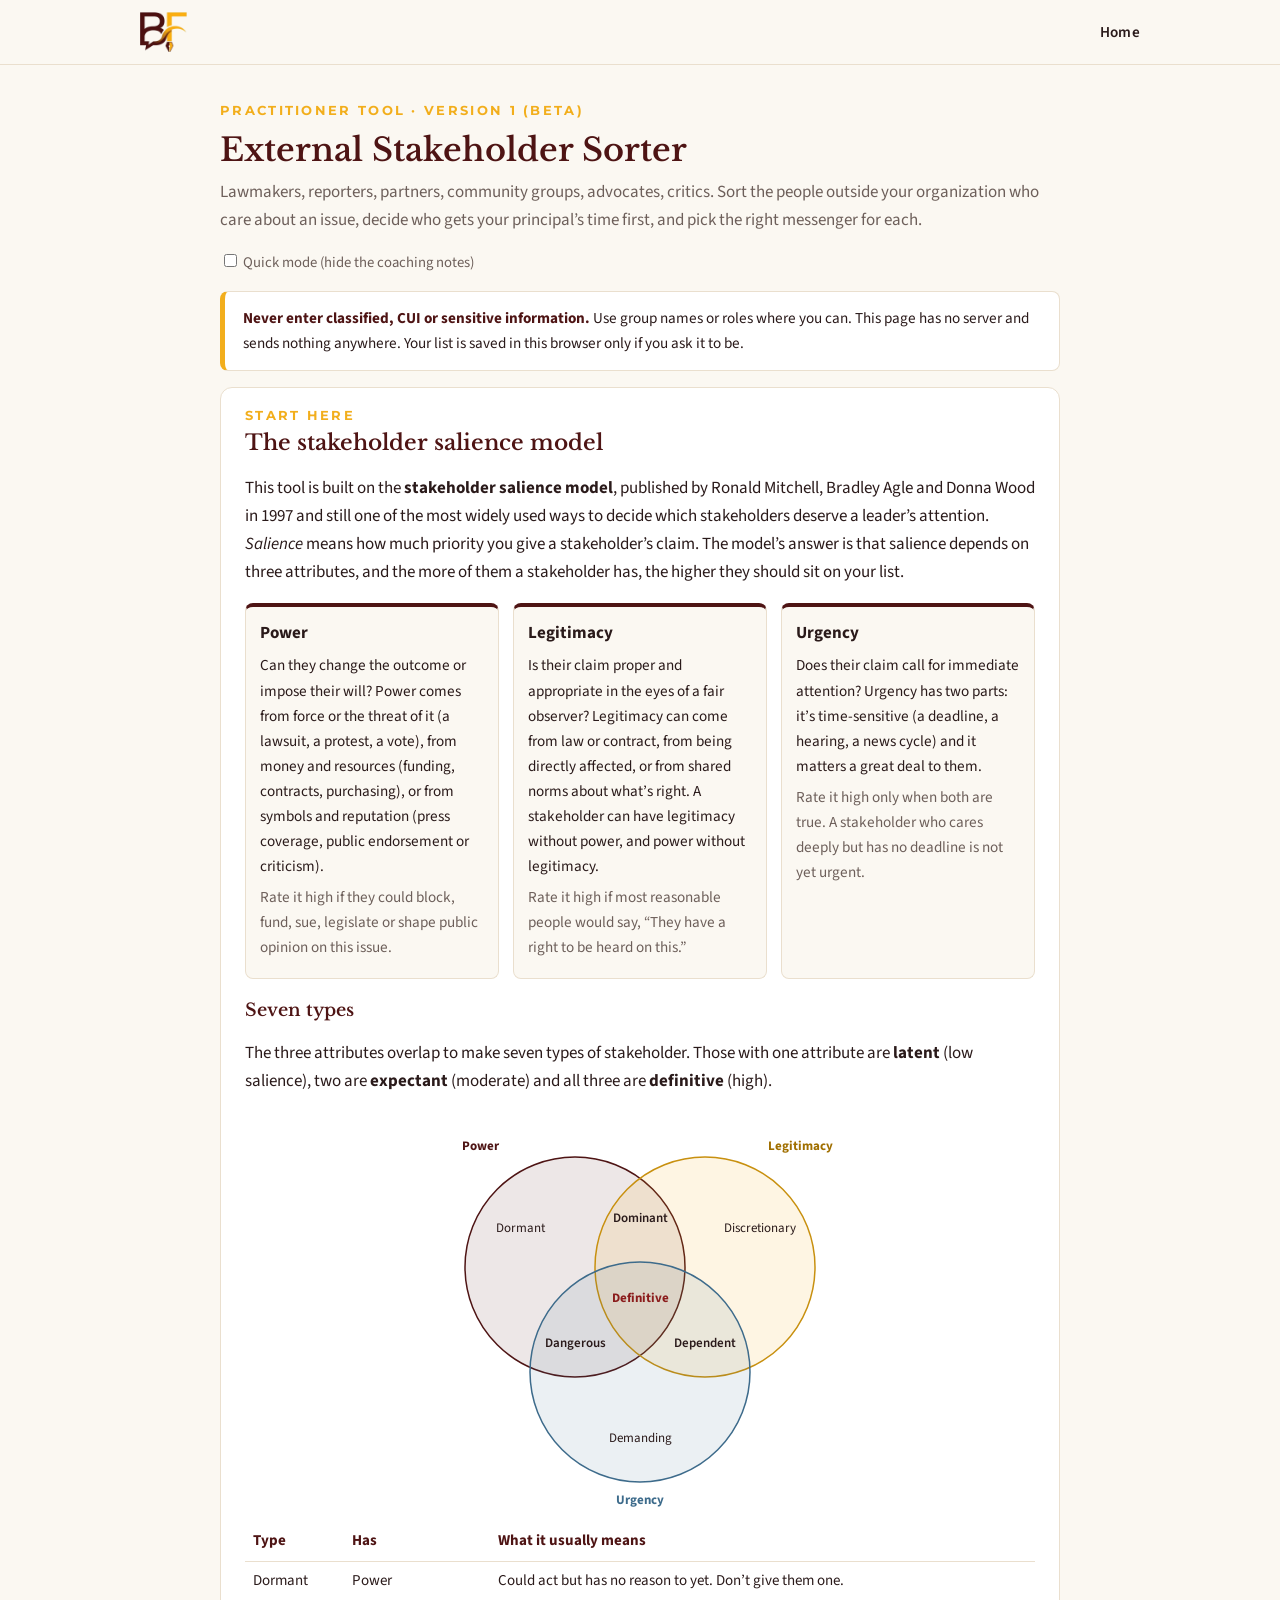
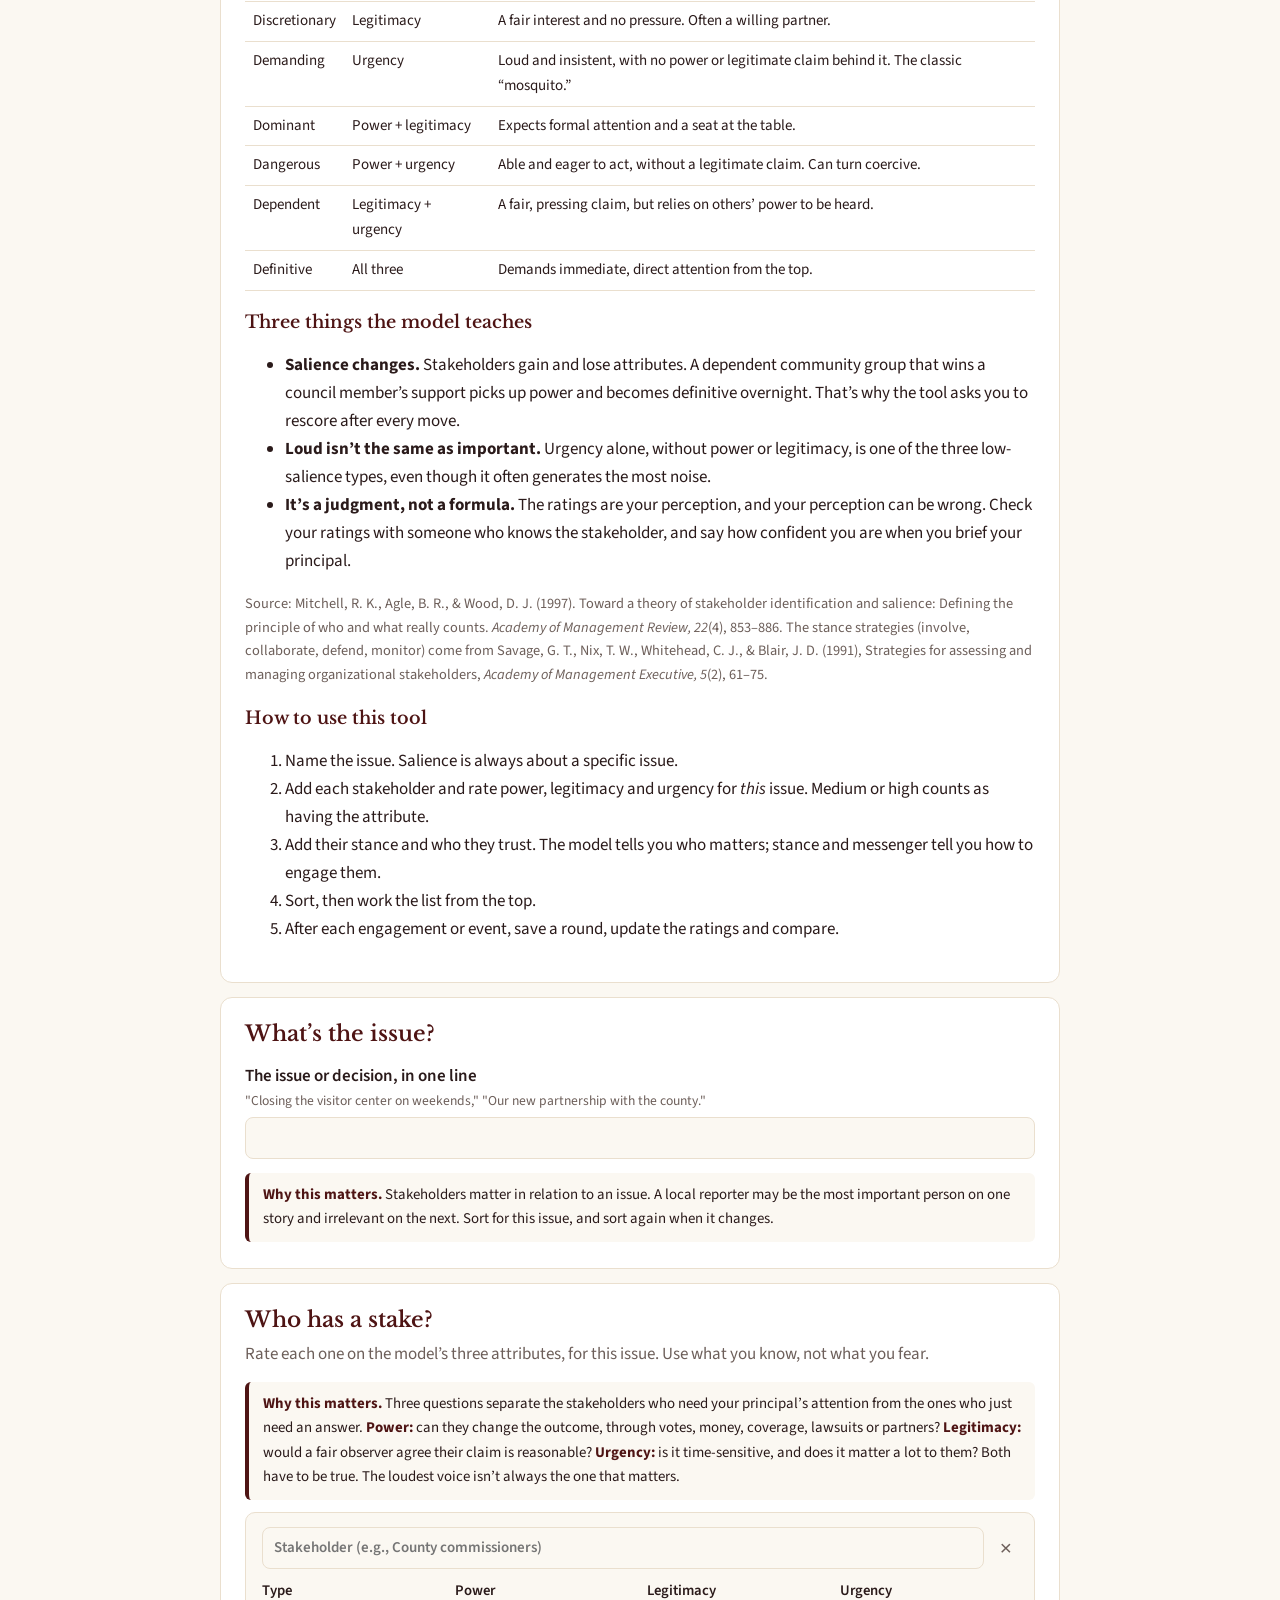
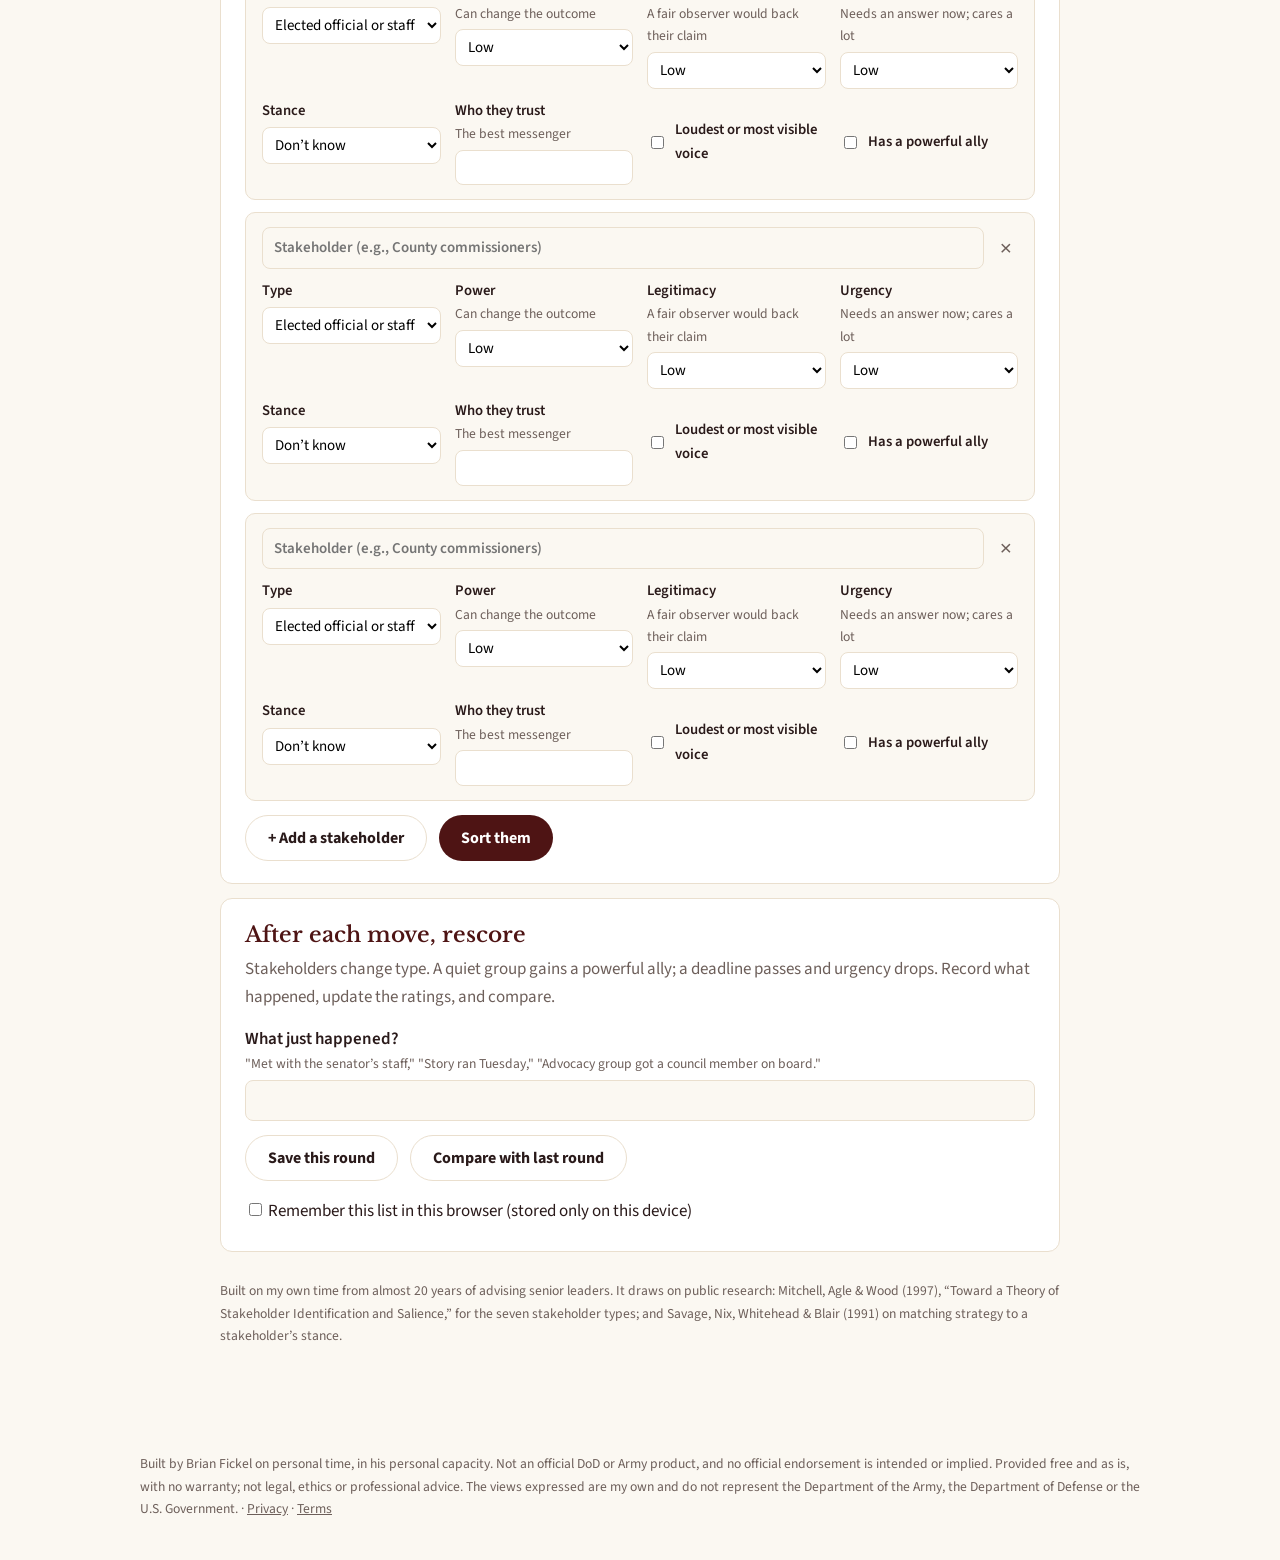
<file: tools/stakeholder-sorter/index.html>
<!doctype html>
<html lang="en"><head><meta charset="utf-8"><meta name="viewport" content="width=device-width,initial-scale=1">
<title>External Stakeholder Sorter | Brian Fickel</title>
<meta name="description" content="A free tool for advisors: sort outside stakeholders by power, legitimacy and urgency, set the contact order and the messenger, and rescore as things change. Runs in your browser.">
<meta name="robots" content="noindex">
<link rel="icon" type="image/png" href="../../img/favicon.png">
<link href="https://fonts.googleapis.com/css2?family=Libre+Baskerville:wght@400;700&family=Montserrat:wght@700&family=Source+Sans+3:wght@400;600;700&display=swap" rel="stylesheet">
<link rel="stylesheet" href="../../style.css">
<link rel="stylesheet" href="../tools.css">
<style>.learn h3{font:600 1.1rem "Libre Baskerville",Georgia,serif;color:var(--maroon)}.three{display:grid;grid-template-columns:repeat(3,1fr);gap:14px;margin-top:12px}.three>div{background:var(--cream);border:1px solid var(--line);border-top:4px solid var(--maroon);border-radius:8px;padding:12px 14px}.three p{margin:6px 0;font-size:.95rem}table.types{width:100%;border-collapse:collapse;font-size:.94rem;margin-top:8px}table.types th,table.types td{border-bottom:1px solid var(--line);padding:7px 8px;text-align:left;vertical-align:top}table.types th{color:var(--maroon)}@media(max-width:700px){.three{grid-template-columns:1fr}}@media print{.learn{display:none}}
.cls{display:inline-block;font:700 .7rem/1 "Montserrat",sans-serif;letter-spacing:.08em;text-transform:uppercase;padding:5px 9px;border-radius:999px;background:var(--gold-soft);color:var(--maroon);margin-left:6px}
.cls.definitive{background:#8b1c1c;color:#fff}.cls.dangerous{background:#3a1010;color:#fff}.cls.dominant,.cls.dependent{background:#e8b33a;color:#3a2600}</style>
</head>
<body class="tool">
<header class="top"><div class="wrap"><a href="../../index.html"><img src="../../img/logo-mark.png" alt="BF"></a><nav><a href="../../index.html">Home</a></nav></div></header>
<main>
<p class="kicker">Practitioner tool &middot; Version 1 (beta)</p>
<h1>External Stakeholder Sorter</h1>
<p class="lede">Lawmakers, reporters, partners, community groups, advocates, critics. Sort the people outside your organization who care about an issue, decide who gets your principal&rsquo;s time first, and pick the right messenger for each.</p>
<div class="mode"><label><input type="checkbox" id="quick"> Quick mode (hide the coaching notes)</label></div>
<div class="notice"><strong>Never enter classified, CUI or sensitive information.</strong> Use group names or roles where you can. This page has no server and sends nothing anywhere. Your list is saved in this browser only if you ask it to be.</div>

<section class="panel learn">
<p class="kicker" style="margin-bottom:6px">Start here</p>
<h2>The stakeholder salience model</h2>
<p>This tool is built on the <b>stakeholder salience model</b>, published by Ronald Mitchell, Bradley Agle and Donna Wood in 1997 and still one of the most widely used ways to decide which stakeholders deserve a leader&rsquo;s attention. <i>Salience</i> means how much priority you give a stakeholder&rsquo;s claim. The model&rsquo;s answer is that salience depends on three attributes, and the more of them a stakeholder has, the higher they should sit on your list.</p>
<div class="three">
<div><b>Power</b><p>Can they change the outcome or impose their will? Power comes from force or the threat of it (a lawsuit, a protest, a vote), from money and resources (funding, contracts, purchasing), or from symbols and reputation (press coverage, public endorsement or criticism).</p><p class="meta">Rate it high if they could block, fund, sue, legislate or shape public opinion on this issue.</p></div>
<div><b>Legitimacy</b><p>Is their claim proper and appropriate in the eyes of a fair observer? Legitimacy can come from law or contract, from being directly affected, or from shared norms about what&rsquo;s right. A stakeholder can have legitimacy without power, and power without legitimacy.</p><p class="meta">Rate it high if most reasonable people would say, &ldquo;They have a right to be heard on this.&rdquo;</p></div>
<div><b>Urgency</b><p>Does their claim call for immediate attention? Urgency has two parts: it&rsquo;s time-sensitive (a deadline, a hearing, a news cycle) and it matters a great deal to them.</p><p class="meta">Rate it high only when both are true. A stakeholder who cares deeply but has no deadline is not yet urgent.</p></div>
</div>
<h3 style="margin-top:20px">Seven types</h3>
<p>The three attributes overlap to make seven types of stakeholder. Those with one attribute are <b>latent</b> (low salience), two are <b>expectant</b> (moderate) and all three are <b>definitive</b> (high).</p>
<svg viewBox="0 0 560 400" role="img" aria-label="The seven stakeholder types" style="width:100%;max-width:560px;height:auto;display:block;margin:10px auto">
<circle cx="215" cy="155" r="110" fill="#4e1414" fill-opacity=".10" stroke="#4e1414" stroke-width="1.5"/><circle cx="345" cy="155" r="110" fill="#f2ae1c" fill-opacity=".12" stroke="#c8900f" stroke-width="1.5"/><circle cx="280" cy="260" r="110" fill="#3d6b8b" fill-opacity=".10" stroke="#3d6b8b" stroke-width="1.5"/>
<g font-size="13" text-anchor="middle" fill="#2a1a1a"><text x="120" y="38" font-weight="700" fill="#4e1414">Power</text><text x="440" y="38" font-weight="700" fill="#a06f00">Legitimacy</text><text x="280" y="392" font-weight="700" fill="#3d6b8b">Urgency</text>
<text x="160" y="120">Dormant</text><text x="400" y="120">Discretionary</text><text x="280" y="330">Demanding</text>
<text x="280" y="110" font-weight="600">Dominant</text><text x="215" y="235" font-weight="600">Dangerous</text><text x="345" y="235" font-weight="600">Dependent</text><text x="280" y="190" font-weight="700" fill="#8b1c1c">Definitive</text></g>
</svg>
<table class="types"><tr><th>Type</th><th>Has</th><th>What it usually means</th></tr>
<tr><td>Dormant</td><td>Power</td><td>Could act but has no reason to yet. Don&rsquo;t give them one.</td></tr>
<tr><td>Discretionary</td><td>Legitimacy</td><td>A fair interest and no pressure. Often a willing partner.</td></tr>
<tr><td>Demanding</td><td>Urgency</td><td>Loud and insistent, with no power or legitimate claim behind it. The classic &ldquo;mosquito.&rdquo;</td></tr>
<tr><td>Dominant</td><td>Power + legitimacy</td><td>Expects formal attention and a seat at the table.</td></tr>
<tr><td>Dangerous</td><td>Power + urgency</td><td>Able and eager to act, without a legitimate claim. Can turn coercive.</td></tr>
<tr><td>Dependent</td><td>Legitimacy + urgency</td><td>A fair, pressing claim, but relies on others&rsquo; power to be heard.</td></tr>
<tr><td>Definitive</td><td>All three</td><td>Demands immediate, direct attention from the top.</td></tr></table>
<h3 style="margin-top:20px">Three things the model teaches</h3>
<ul>
<li><b>Salience changes.</b> Stakeholders gain and lose attributes. A dependent community group that wins a council member&rsquo;s support picks up power and becomes definitive overnight. That&rsquo;s why the tool asks you to rescore after every move.</li>
<li><b>Loud isn&rsquo;t the same as important.</b> Urgency alone, without power or legitimacy, is one of the three low-salience types, even though it often generates the most noise.</li>
<li><b>It&rsquo;s a judgment, not a formula.</b> The ratings are your perception, and your perception can be wrong. Check your ratings with someone who knows the stakeholder, and say how confident you are when you brief your principal.</li>
</ul>
<p class="meta">Source: Mitchell, R. K., Agle, B. R., &amp; Wood, D. J. (1997). Toward a theory of stakeholder identification and salience: Defining the principle of who and what really counts. <i>Academy of Management Review, 22</i>(4), 853&ndash;886. The stance strategies (involve, collaborate, defend, monitor) come from Savage, G. T., Nix, T. W., Whitehead, C. J., &amp; Blair, J. D. (1991), Strategies for assessing and managing organizational stakeholders, <i>Academy of Management Executive, 5</i>(2), 61&ndash;75.</p>
<h3 style="margin-top:20px">How to use this tool</h3>
<ol><li>Name the issue. Salience is always about a specific issue.</li><li>Add each stakeholder and rate power, legitimacy and urgency for <i>this</i> issue. Medium or high counts as having the attribute.</li><li>Add their stance and who they trust. The model tells you who matters; stance and messenger tell you how to engage them.</li><li>Sort, then work the list from the top.</li><li>After each engagement or event, save a round, update the ratings and compare.</li></ol>
</section>
<section class="panel">
<h2>What&rsquo;s the issue?</h2>
<label class="f">The issue or decision, in one line <small>"Closing the visitor center on weekends," "Our new partnership with the county."</small></label><input type="text" id="issue">
<div class="why"><b>Why this matters.</b> Stakeholders matter in relation to an issue. A local reporter may be the most important person on one story and irrelevant on the next. Sort for this issue, and sort again when it changes.</div>
</section>

<section class="panel">
<h2>Who has a stake?</h2>
<p class="sub">Rate each one on the model&rsquo;s three attributes, for this issue. Use what you know, not what you fear.</p>
<div class="why"><b>Why this matters.</b> Three questions separate the stakeholders who need your principal&rsquo;s attention from the ones who just need an answer. <b>Power:</b> can they change the outcome, through votes, money, coverage, lawsuits or partners? <b>Legitimacy:</b> would a fair observer agree their claim is reasonable? <b>Urgency:</b> is it time-sensitive, and does it matter a lot to them? Both have to be true. The loudest voice isn&rsquo;t always the one that matters.</div>
<div id="rows"></div>
<div class="row"><button class="ghost" type="button" id="add">+ Add a stakeholder</button><button class="primary" type="button" id="run">Sort them</button></div>
</section>

<section id="out" class="hidden" aria-live="polite" style="border:0;padding:0"></section>

<section class="panel">
<h2>After each move, rescore</h2>
<p class="sub">Stakeholders change type. A quiet group gains a powerful ally; a deadline passes and urgency drops. Record what happened, update the ratings, and compare.</p>
<label class="f">What just happened? <small>"Met with the senator&rsquo;s staff," "Story ran Tuesday," "Advocacy group got a council member on board."</small></label><input type="text" id="move">
<div class="row"><button class="ghost" type="button" id="snap">Save this round</button><button class="ghost" type="button" id="cmp">Compare with last round</button></div>
<div id="hist"></div>
<label class="f" style="font-weight:400;margin-top:16px"><input type="checkbox" id="remember"> Remember this list in this browser (stored only on this device)</label>
</section>

<p class="credit">Built on my own time from almost 20 years of advising senior leaders. It draws on public research: Mitchell, Agle &amp; Wood (1997), &ldquo;Toward a Theory of Stakeholder Identification and Salience,&rdquo; for the seven stakeholder types; and Savage, Nix, Whitehead &amp; Blair (1991) on matching strategy to a stakeholder&rsquo;s stance.</p>
</main>
<footer><div class="wrap">Built by Brian Fickel on personal time, in his personal capacity. Not an official DoD or Army product, and no official endorsement is intended or implied. Provided free and as is, with no warranty; not legal, ethics or professional advice. The views expressed are my own and do not represent the Department of the Army, the Department of Defense or the U.S. Government. &middot; <a href="../../privacy.html">Privacy</a> &middot; <a href="../../terms.html">Terms</a></div></footer>

<script>
const $=id=>document.getElementById(id),esc=s=>String(s??'').replace(/[&<>"]/g,c=>({'&':'&amp;','<':'&lt;','>':'&gt;','"':'&quot;'}[c]));
$('quick').onchange=e=>document.body.classList.toggle('quick',e.target.checked);
const LV=[['0','None'],['1','Low'],['2','Medium'],['3','High']];
const KIND=['Elected official or staff','News media','Partner organization','Community group','Advocacy or interest group','Regulator or oversight body','Industry or vendor','Individual or online voice','Other'];
const ST=[['support','Supportive'],['mixed','Mixed'],['oppose','Opposed'],['unknown','Don’t know']];
const CLASS={
 definitive:{n:'Definitive',d:'Power, legitimacy and urgency.',a:'Your top priority. Engage directly and early, at your principal’s level if the stakes call for it. Don’t let them hear about a decision secondhand.'},
 dominant:{n:'Dominant',d:'Power and legitimacy, not yet urgent.',a:'Keep them informed through a formal, reliable channel. They expect to be consulted. Watch for urgency: one event can make them definitive overnight.'},
 dangerous:{n:'Dangerous',d:'Power and urgency, without a legitimate claim.',a:'Don’t ignore them and don’t reward pressure. Protect your principal, document every contact, and bring in legal or security if there is any threat of coercion.'},
 dependent:{n:'Dependent',d:'A legitimate, urgent claim, but no power of their own.',a:'Address the claim now. Groups like this borrow power, from the press, lawmakers or a powerful partner, and they become definitive when they do.'},
 dormant:{n:'Dormant',d:'Power, but no current claim or urgency.',a:'Monitor. Keep the relationship warm and avoid giving them a reason to get involved.'},
 discretionary:{n:'Discretionary',d:'A legitimate interest, no pressure.',a:'Good partners and potential allies. Engage when it helps you; they won’t demand it.'},
 demanding:{n:'Demanding',d:'Urgent and loud, without power or a legitimate claim.',a:'Acknowledge them politely and answer factually. Don’t let them set your agenda or your principal’s schedule. Watch whether they gain an ally.'},
 none:{n:'Not a stakeholder (yet)',d:'Low on all three.',a:'No action needed. Check again if the issue changes.'}};
const RANK={definitive:7,dangerous:6,dependent:5,dominant:4,demanding:2,dormant:2,discretionary:2,none:0};
const STRAT={support:'Involve them. Ask them to speak up, co-sign or vouch for you.',mixed:'Collaborate. Bring them into the solution so their concerns shape it.',oppose:'Defend. Answer their concerns on the record, reduce what they depend on you for, and don’t argue in public.',unknown:'Find out where they stand before you need them.'};
function row(d={}){const r=document.createElement('div');r.className='item';
 r.innerHTML=`<div class="top"><input type="text" class="nm" placeholder="Stakeholder (e.g., County commissioners)" value="${esc(d.nm||'')}"><button class="x" type="button" title="Remove">&times;</button></div>
 <div class="grid4"><label>Type<select class="kind">${KIND.map(k=>`<option${d.kind===k?' selected':''}>${k}</option>`).join('')}</select></label>
 ${[['pw','Power','Can change the outcome'],['lg','Legitimacy','A fair observer would back their claim'],['ur','Urgency','Needs an answer now; cares a lot']].map(([k,l,h])=>`<label>${l}<small>${h}</small><select class="${k}">${LV.map(([v,t])=>`<option value="${v}"${(d[k]??'1')==v?' selected':''}>${t}</option>`).join('')}</select></label>`).join('')}</div>
 <div class="grid4"><label>Stance<select class="st">${ST.map(([v,t])=>`<option value="${v}"${(d.st||'unknown')==v?' selected':''}>${t}</option>`).join('')}</select></label>
 <label>Who they trust<small>The best messenger</small><input type="text" class="msg" value="${esc(d.msg||'')}"></label>
 <label class="cb"><input type="checkbox" class="loud"${d.loud?' checked':''}> Loudest or most visible voice</label>
 <label class="cb"><input type="checkbox" class="ally"${d.ally?' checked':''}> Has a powerful ally</label></div>`;
 r.querySelector('.x').onclick=()=>r.remove();$('rows').appendChild(r);}
$('add').onclick=()=>row();
const read=()=>[...document.querySelectorAll('#rows .item')].map(r=>({nm:r.querySelector('.nm').value.trim(),kind:r.querySelector('.kind').value,pw:+r.querySelector('.pw').value,lg:+r.querySelector('.lg').value,ur:+r.querySelector('.ur').value,st:r.querySelector('.st').value,msg:r.querySelector('.msg').value.trim(),loud:r.querySelector('.loud').checked,ally:r.querySelector('.ally').checked})).filter(o=>o.nm);
function classify(s){const P=s.pw>=2,L=s.lg>=2,U=s.ur>=2;
 return P&&L&&U?'definitive':P&&L?'dominant':P&&U?'dangerous':L&&U?'dependent':P?'dormant':L?'discretionary':U?'demanding':'none';}
function analyze(S){return S.map(s=>{const c=classify(s);return{...s,c,score:RANK[c]*10+s.pw+s.lg+s.ur}}).sort((a,b)=>b.score-a.score);}
function tier(c){return['definitive','dangerous','dependent'].includes(c)?'Now':c==='dominant'?'Next':'Monitor';}
function venn(A){const W=520,H=380,cs=[[200,150,'Power'],[320,150,'Legitimacy'],[260,250,'Urgency']],pos={dormant:[150,110],discretionary:[370,110],demanding:[260,320],dominant:[260,120],dangerous:[200,215],dependent:[320,215],definitive:[260,180],none:[460,350]};
 const by={};A.forEach(a=>(by[a.c]=by[a.c]||[]).push(a.nm));
 const labels=Object.entries(by).map(([c,ns])=>{const[x,y]=pos[c];return ns.slice(0,4).map((n,i)=>`<text x="${x}" y="${y+i*14}" font-size="11.5" text-anchor="middle" fill="#2a1a1a" font-weight="${c==='definitive'?700:400}">${esc(n.length>24?n.slice(0,23)+"…":n)}</text>`).join('')+(ns.length>4?`<text x="${x}" y="${y+56}" font-size="11" text-anchor="middle" fill="#6d5f5a">+${ns.length-4} more</text>`:'')}).join('');
 return `<svg viewBox="0 0 ${W} ${H}" role="img" aria-label="Stakeholders by power, legitimacy and urgency" style="width:100%;max-width:560px;height:auto;display:block;margin:auto">
 ${cs.map(([x,y,l],i)=>`<circle cx="${x}" cy="${y}" r="105" fill="${['#4e1414','#f2ae1c','#3d6b8b'][i]}" fill-opacity=".10" stroke="${['#4e1414','#c8900f','#3d6b8b'][i]}" stroke-width="1.5"/>`).join('')}
 <text x="110" y="40" font-size="13" font-weight="700" fill="#4e1414">Power</text><text x="400" y="40" font-size="13" font-weight="700" fill="#a06f00" text-anchor="end">Legitimacy</text><text x="260" y="372" font-size="13" font-weight="700" fill="#3d6b8b" text-anchor="middle">Urgency</text>${labels}</svg>`;}
$('run').onclick=()=>{const S=read();if(!S.length){$('out').innerHTML='<div class="flag red">Add at least one stakeholder.</div>';$('out').classList.remove('hidden');return;}
 const A=analyze(S),F=[];
 A.filter(a=>a.loud&&a.pw<2&&a.lg<2).forEach(a=>F.push(['',`${a.nm} is loud but low on power and legitimacy. Loud isn’t legitimate. Answer them; don’t let them set the order.`]));
 A.filter(a=>a.c==='dependent'&&a.ally).forEach(a=>F.push(['red',`${a.nm} has a legitimate, urgent claim and a powerful ally. Treat them as definitive now.`]));
 A.filter(a=>tier(a.c)==='Now'&&!a.msg).forEach(a=>F.push(['',`No messenger for ${a.nm}. Who do they trust? It may not be your principal.`]));
 A.filter(a=>a.c==='dangerous').forEach(a=>F.push(['red',`${a.nm} has power and urgency without a legitimate claim. Coordinate with legal before engaging.`]));
 const unk=A.filter(a=>a.st==='unknown'&&tier(a.c)!=='Monitor');if(unk.length)F.push(['',`Stance unknown for ${unk.map(a=>a.nm).join(', ')}. Find out before your principal engages.`]);
 const iss=$('issue').value.trim();
 $('out').innerHTML=`<div class="brief" id="mainbrief"><h3>Stakeholder map${iss?': '+esc(iss):''}</h3><p class="meta">${new Date().toLocaleDateString(undefined,{month:'long',day:'numeric',year:'numeric'})}</p>
 ${venn(A)}
 ${['Now','Next','Monitor'].map(t=>{const g=A.filter(a=>tier(a.c)===t);return g.length?`<h4>${t==='Now'?'Engage now':t==='Next'?'Engage next':'Monitor'}</h4><ol>${g.map(a=>`<li><b>${esc(a.nm)}</b> <span class="cls ${a.c}">${CLASS[a.c].n}</span> <span class="meta">${esc(a.kind)}</span><br>${esc(CLASS[a.c].a)}<br><span class="meta">${esc(STRAT[a.st])}${a.msg?' Messenger: '+esc(a.msg)+'.':''}</span></li>`).join('')}</ol>`:''}).join('')}
 <h4>The seven types</h4><p class="meta">${Object.entries(CLASS).filter(([k])=>k!=='none').map(([k,v])=>`<b>${v.n}:</b> ${esc(v.d)}`).join(' ')}</p></div>
 <div class="flags">${F.length?F.map(([c,m])=>`<div class="flag ${c}">${esc(m)}</div>`).join(''):'<div class="flag ok">No gaps found.</div>'}</div>
 <div class="row"><button class="ghost" type="button" onclick="window.print()">Print or save as PDF</button></div>`;
 $('out').classList.remove('hidden');$('out').scrollIntoView({behavior:'smooth'});save();};

let rounds=[];
const histList=()=>rounds.length?`<h4 style="margin:14px 0 4px">Rounds</h4><ol class="meta">${rounds.map(r=>`<li>${esc(r.when)}${r.move?': '+esc(r.move):''}</li>`).join('')}</ol>`:'';
$('snap').onclick=()=>{rounds.push({when:new Date().toLocaleString(),move:$('move').value.trim(),data:read()});$('move').value='';$('hist').innerHTML=histList();save();};
$('cmp').onclick=()=>{if(!rounds.length){$('hist').innerHTML='<div class="flag">Save a round first, then change the ratings and compare.</div>';return;}
 const prev=Object.fromEntries(analyze(rounds[rounds.length-1].data).map(a=>[a.nm,a])),now=analyze(read()),ch=[];
 now.forEach(a=>{const b=prev[a.nm];if(!b){ch.push(`${a.nm}: new (${CLASS[a.c].n}).`);return;}
  if(a.c!==b.c)ch.push(`${a.nm}: ${CLASS[b.c].n} → ${CLASS[a.c].n}. ${tier(a.c)!==tier(b.c)?'Moves to '+(tier(a.c)==='Now'?'engage now':tier(a.c)==='Next'?'engage next':'monitor')+'.':''}`);
  if(a.st!==b.st)ch.push(`${a.nm}: stance ${b.st} → ${a.st}.`);});
 Object.keys(prev).forEach(n=>{if(!now.find(a=>a.nm===n))ch.push(n+': removed.')});
 $('hist').innerHTML=`<div class="brief" style="margin-top:12px;border-width:1px"><h4 style="margin-top:0">Since the last round</h4>${ch.length?'<ul>'+ch.map(c=>`<li>${esc(c)}</li>`).join('')+'</ul>':'<p>No one changed type. If you expected movement, check whether you reached the right people through the right messenger.</p>'}</div>`+histList();};

const KEY='stakeholder_sorter';
function save(){try{if($('remember').checked)localStorage.setItem(KEY,JSON.stringify({issue:$('issue').value,rows:read(),rounds}));else localStorage.removeItem(KEY);}catch(_){}}
$('remember').onchange=save;
try{const o=JSON.parse(localStorage.getItem(KEY)||'null');if(o){$('issue').value=o.issue||'';(o.rows||[]).forEach(row);rounds=o.rounds||[];$('remember').checked=true;$('hist').innerHTML=histList();}}catch(_){}
if(!document.querySelector('#rows .item')){row();row();row();}
</script>
</body></html>
</file>
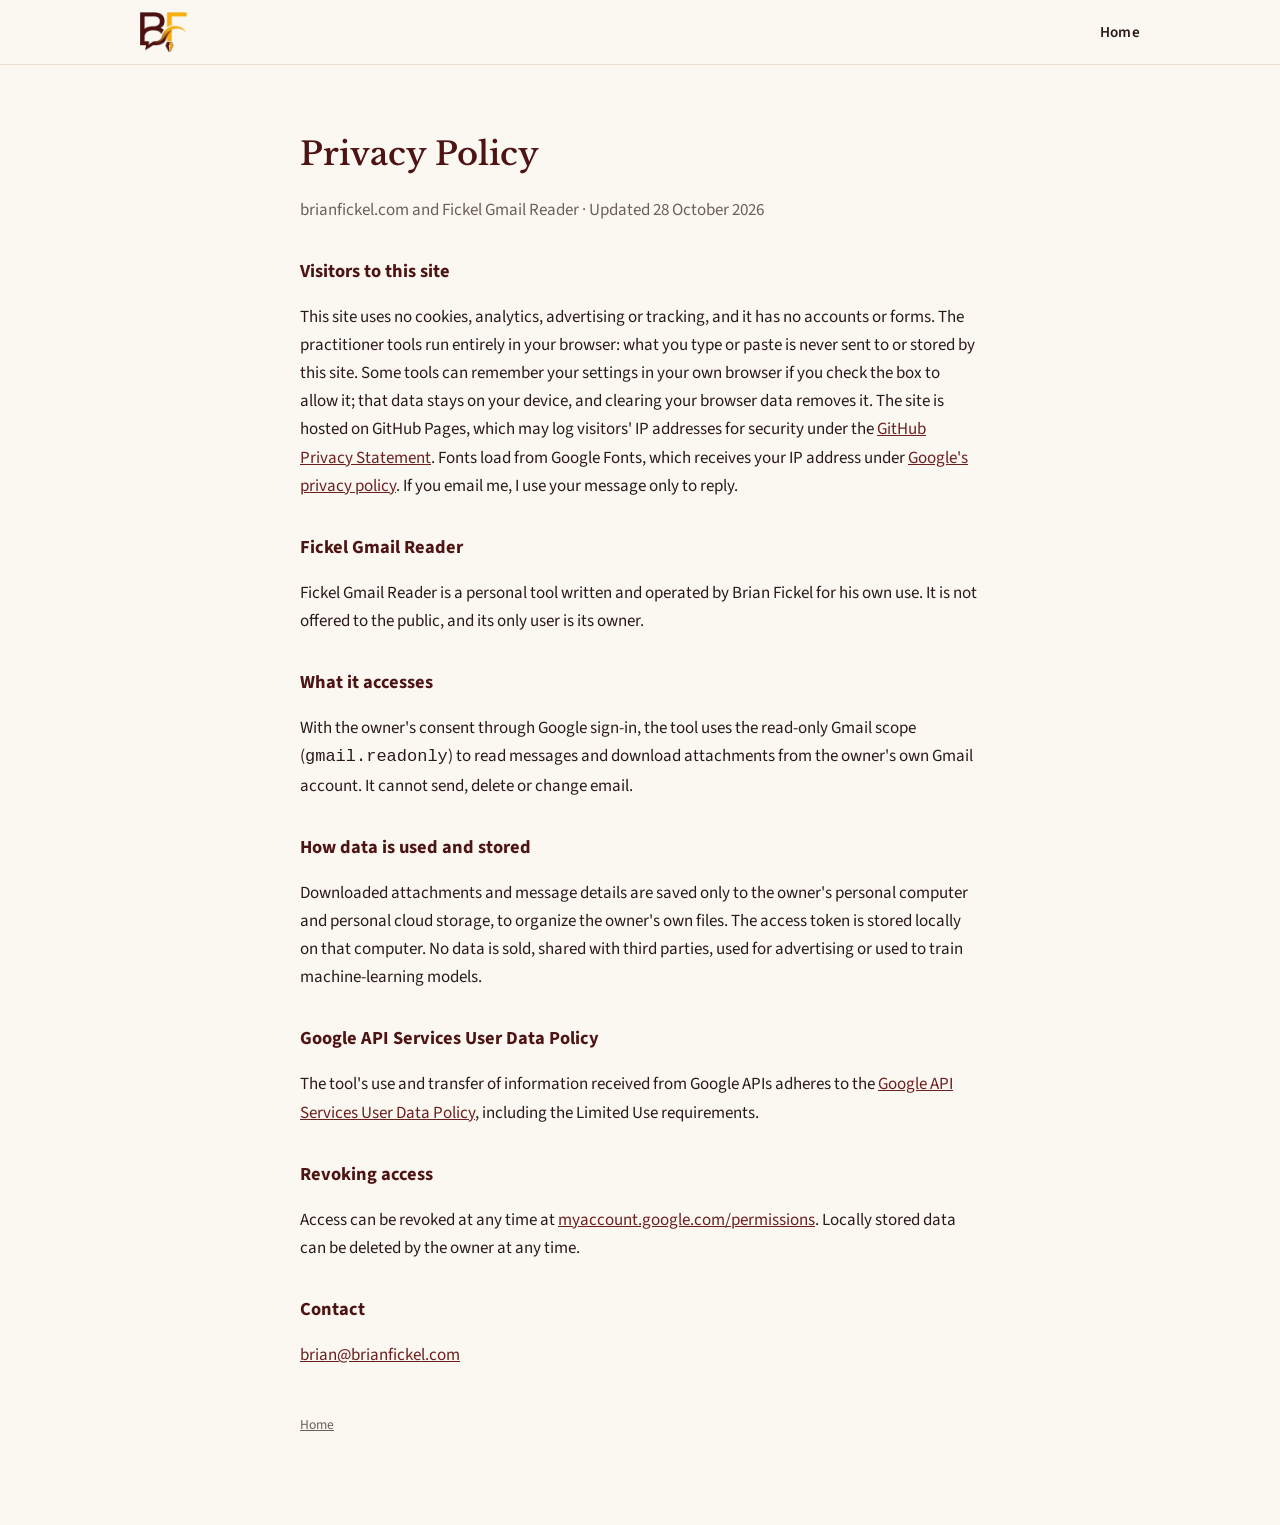
<file: privacy.html>
<!doctype html>
<html lang="en"><head><meta charset="utf-8"><meta name="viewport" content="width=device-width,initial-scale=1">
<title>Privacy Policy</title><link rel="icon" type="image/png" href="img/favicon.png"><link href="https://fonts.googleapis.com/css2?family=Libre+Baskerville:wght@400;700&family=Source+Sans+3:wght@400;600&display=swap" rel="stylesheet"><link rel="stylesheet" href="style.css"></head>
<body class="page"><header class="top"><div class="wrap"><a href="index.html"><img src="img/logo-mark.png" alt="BF"></a><nav><a href="index.html">Home</a></nav></div></header><main>
<h1>Privacy Policy</h1>
<p class="lede">brianfickel.com and Fickel Gmail Reader &middot; Updated 28 October 2026</p>
<h2>Visitors to this site</h2>
<p>This site uses no cookies, analytics, advertising or tracking, and it has no accounts or forms. The practitioner tools run entirely in your browser: what you type or paste is never sent to or stored by this site. Some tools can remember your settings in your own browser if you check the box to allow it; that data stays on your device, and clearing your browser data removes it. The site is hosted on GitHub Pages, which may log visitors' IP addresses for security under the <a href="https://docs.github.com/site-policy/privacy-policies/github-general-privacy-statement">GitHub Privacy Statement</a>. Fonts load from Google Fonts, which receives your IP address under <a href="https://policies.google.com/privacy">Google's privacy policy</a>. If you email me, I use your message only to reply.</p>
<h2>Fickel Gmail Reader</h2>
<p>Fickel Gmail Reader is a personal tool written and operated by Brian Fickel for his own use. It is not offered to the public, and its only user is its owner.</p>
<h2>What it accesses</h2>
<p>With the owner's consent through Google sign-in, the tool uses the read-only Gmail scope (<code>gmail.readonly</code>) to read messages and download attachments from the owner's own Gmail account. It cannot send, delete or change email.</p>
<h2>How data is used and stored</h2>
<p>Downloaded attachments and message details are saved only to the owner's personal computer and personal cloud storage, to organize the owner's own files. The access token is stored locally on that computer. No data is sold, shared with third parties, used for advertising or used to train machine-learning models.</p>
<h2>Google API Services User Data Policy</h2>
<p>The tool's use and transfer of information received from Google APIs adheres to the <a href="https://developers.google.com/terms/api-services-user-data-policy">Google API Services User Data Policy</a>, including the Limited Use requirements.</p>
<h2>Revoking access</h2>
<p>Access can be revoked at any time at <a href="https://myaccount.google.com/permissions">myaccount.google.com/permissions</a>. Locally stored data can be deleted by the owner at any time.</p>
<h2>Contact</h2>
<p><a href="mailto:brian@brianfickel.com">brian@brianfickel.com</a></p>
<footer><a href="index.html">Home</a></footer>
</main></body></html>
</file>
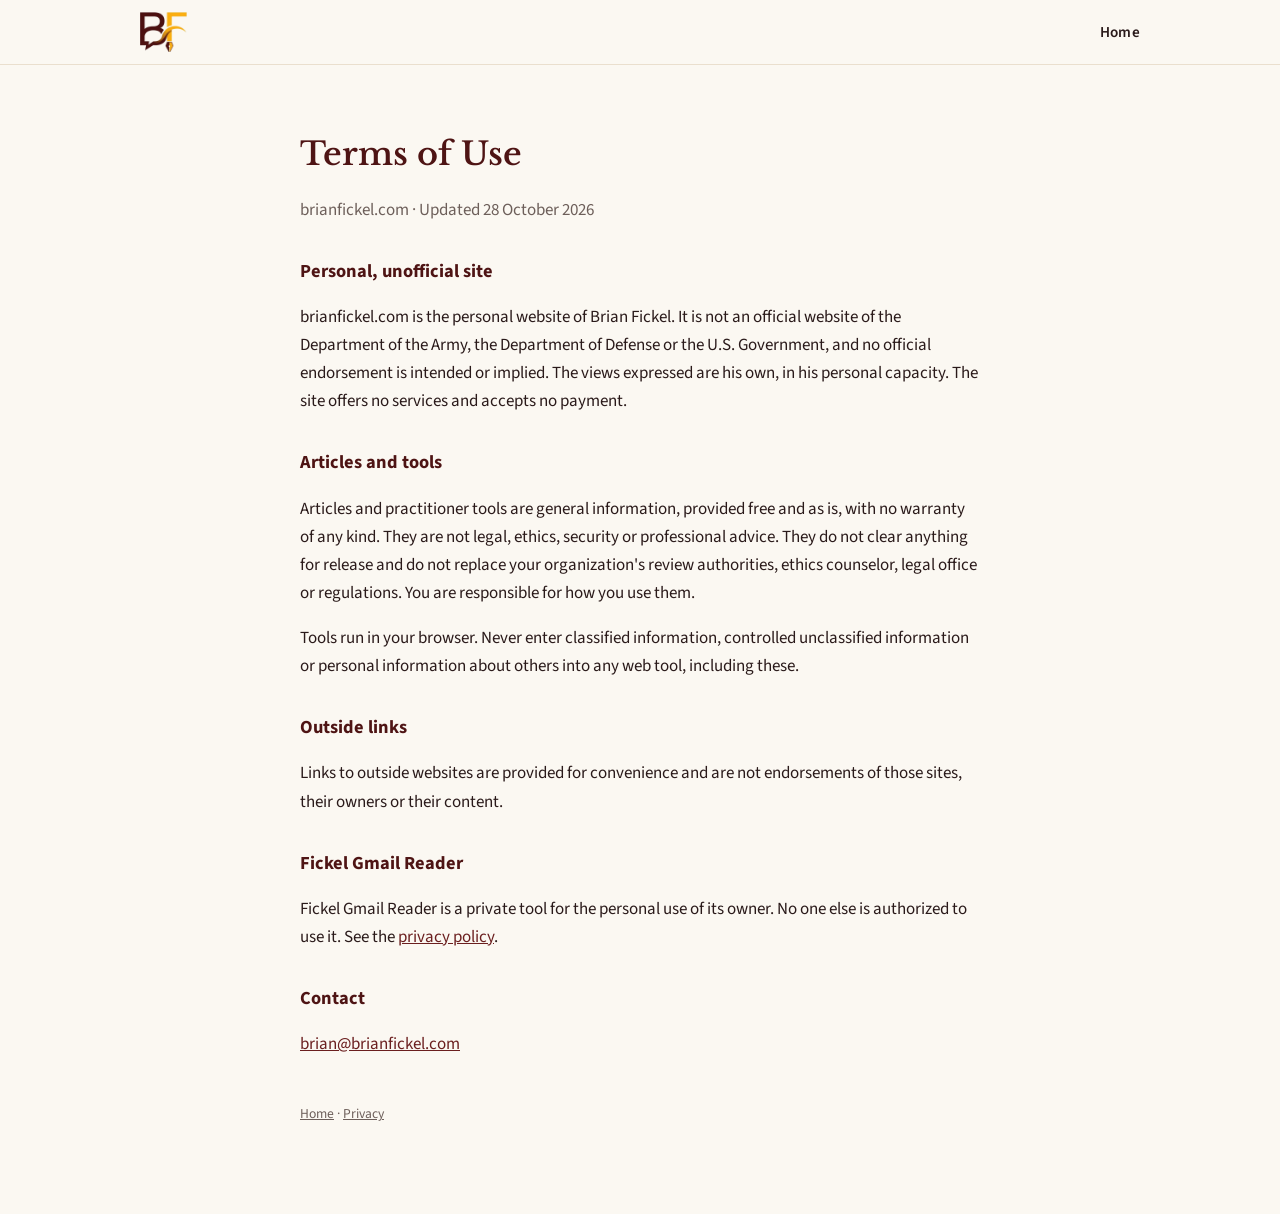
<file: terms.html>
<!doctype html>
<html lang="en"><head><meta charset="utf-8"><meta name="viewport" content="width=device-width,initial-scale=1">
<title>Terms of Use</title><link rel="icon" type="image/png" href="img/favicon.png"><link href="https://fonts.googleapis.com/css2?family=Libre+Baskerville:wght@400;700&family=Source+Sans+3:wght@400;600&display=swap" rel="stylesheet"><link rel="stylesheet" href="style.css"></head>
<body class="page"><header class="top"><div class="wrap"><a href="index.html"><img src="img/logo-mark.png" alt="BF"></a><nav><a href="index.html">Home</a></nav></div></header><main>
<h1>Terms of Use</h1>
<p class="lede">brianfickel.com &middot; Updated 28 October 2026</p>
<h2>Personal, unofficial site</h2>
<p>brianfickel.com is the personal website of Brian Fickel. It is not an official website of the Department of the Army, the Department of Defense or the U.S. Government, and no official endorsement is intended or implied. The views expressed are his own, in his personal capacity. The site offers no services and accepts no payment.</p>
<h2>Articles and tools</h2>
<p>Articles and practitioner tools are general information, provided free and as is, with no warranty of any kind. They are not legal, ethics, security or professional advice. They do not clear anything for release and do not replace your organization's review authorities, ethics counselor, legal office or regulations. You are responsible for how you use them.</p>
<p>Tools run in your browser. Never enter classified information, controlled unclassified information or personal information about others into any web tool, including these.</p>
<h2>Outside links</h2>
<p>Links to outside websites are provided for convenience and are not endorsements of those sites, their owners or their content.</p>
<h2>Fickel Gmail Reader</h2>
<p>Fickel Gmail Reader is a private tool for the personal use of its owner. No one else is authorized to use it. See the <a href="privacy.html">privacy policy</a>.</p>
<h2>Contact</h2>
<p><a href="mailto:brian@brianfickel.com">brian@brianfickel.com</a></p>
<footer><a href="index.html">Home</a> &middot; <a href="privacy.html">Privacy</a></footer>
</main></body></html>
</file>
<file: style.css>
:root{--maroon:#4e1414;--maroon-2:#6b1f1f;--gold:#f2ae1c;--gold-soft:#fbe7b8;--cream:#fbf8f2;--ink:#2a1a1a;--muted:#6d5f5a;--line:#eadfce;color-scheme:light}
*{box-sizing:border-box}
html{scroll-behavior:smooth}
body{margin:0;background:var(--cream);color:var(--ink);font:17px/1.65 "Source Sans 3",-apple-system,BlinkMacSystemFont,"Segoe UI",sans-serif}
a{color:var(--maroon-2)}
.wrap{max-width:1040px;margin:0 auto;padding:0 20px}
header.top{position:sticky;top:0;z-index:5;background:rgba(251,248,242,.92);backdrop-filter:blur(8px);border-bottom:1px solid var(--line)}
header.top .wrap{display:flex;align-items:center;justify-content:space-between;height:64px}
header.top img{height:40px;width:auto;display:block}
nav a{margin-left:22px;text-decoration:none;color:var(--ink);font-weight:600;font-size:.95rem;letter-spacing:.02em}
nav a:hover{color:var(--maroon-2)}
.hero{text-align:center;padding:72px 0 64px}
.hero img{width:min(520px,88%);height:auto}
.hero h1{font:600 clamp(1.7rem,4vw,2.6rem)/1.2 "Libre Baskerville",Georgia,serif;color:var(--maroon);margin:28px auto 12px;max-width:760px}
.hero p{color:var(--muted);font-size:1.15rem;max-width:620px;margin:0 auto}
.rule{width:72px;height:4px;background:var(--gold);border-radius:2px;margin:28px auto 0}
section{padding:64px 0;border-top:1px solid var(--line)}
section h2{font:700 .85rem/1 "Montserrat",sans-serif;letter-spacing:.18em;text-transform:uppercase;color:var(--gold);margin:0 0 14px}
section h3{font:600 1.6rem/1.3 "Libre Baskerville",Georgia,serif;color:var(--maroon);margin:0 0 18px}
.grid{display:grid;grid-template-columns:repeat(3,1fr);gap:20px;margin-top:28px}
.card{background:#fff;border:1px solid var(--line);border-top:4px solid var(--maroon);border-radius:10px;padding:24px}
.card h4{margin:0 0 8px;font:600 1.1rem/1.3 "Libre Baskerville",Georgia,serif;color:var(--maroon)}
.card p{margin:0;color:var(--muted);font-size:.98rem}
.about{display:grid;grid-template-columns:1fr 2fr;gap:40px;align-items:start}
.about img{width:100%;max-width:260px;height:auto;justify-self:center}
.contact{background:var(--maroon);color:#fff;border-top:0}
.contact h2{color:var(--gold)}.contact h3{color:#fff}
.btn{display:inline-block;margin-top:10px;background:var(--gold);color:var(--maroon);font-weight:700;text-decoration:none;padding:12px 26px;border-radius:999px}
.btn:hover{background:#ffc64a}
footer{padding:28px 0 40px;color:var(--muted);font-size:.85rem}
footer a{color:var(--muted)}
.page main{max-width:720px;margin:0 auto;padding:48px 20px}
.page h1{font:600 2rem/1.25 "Libre Baskerville",Georgia,serif;color:var(--maroon)}
.page h2{font-size:1.15rem;margin-top:2rem;color:var(--maroon)}
p.lede{color:var(--muted);margin-top:0}
@media (max-width:760px){.grid{grid-template-columns:1fr}.about{grid-template-columns:1fr}nav a{margin-left:14px;font-size:.9rem}.hero{padding:48px 0}}
.intro{max-width:760px;color:var(--muted);font-size:1.08rem;margin:0}
</file>
<file: tools/tools.css>
.tool main{max-width:880px;margin:0 auto;padding:40px 20px 64px}
.tool h1{font:600 2rem/1.25 "Libre Baskerville",Georgia,serif;color:var(--maroon);margin:0 0 8px}
.kicker{font:700 .8rem/1 "Montserrat",sans-serif;letter-spacing:.18em;text-transform:uppercase;color:var(--gold);margin:0 0 12px}
.notice{background:#fff;border:1px solid var(--line);border-left:5px solid var(--gold);border-radius:8px;padding:14px 18px;margin:16px 0;font-size:.95rem}
.notice strong{color:var(--maroon)}
.mode{display:flex;gap:10px;align-items:center;font-size:.92rem;color:var(--muted);margin-top:6px}
.panel{background:#fff;border:1px solid var(--line);border-radius:12px;padding:22px 24px;margin-top:14px}
.panel h2{font:600 1.35rem/1.3 "Libre Baskerville",Georgia,serif;color:var(--maroon);margin:0 0 6px;letter-spacing:0;text-transform:none}
.panel>p.sub{color:var(--muted);margin:0 0 14px}
label.f{display:block;font-weight:600;margin:14px 0 4px}
label.f small,.grid4 small{display:block;font-weight:400;color:var(--muted);font-size:.85rem}
input[type=text],select,textarea{width:100%;border:1px solid var(--line);border-radius:8px;padding:9px 11px;font:15px/1.45 "Source Sans 3",sans-serif;background:var(--cream)}
textarea{min-height:76px;resize:vertical}
.why{margin:14px 0 4px;background:var(--cream);border-left:4px solid var(--maroon);border-radius:6px;padding:10px 14px;font-size:.93rem}
.why b{color:var(--maroon)}
body.quick .why{display:none}
.item{border:1px solid var(--line);border-radius:10px;padding:14px 16px;margin:12px 0;background:var(--cream)}
.item .top{display:flex;gap:10px}
.item .top input{flex:1;font-weight:600}
.grid4{display:grid;grid-template-columns:repeat(4,1fr);gap:10px 14px;margin-top:10px;font-size:.92rem;font-weight:600}
.grid4 select,.grid4 input[type=text]{margin-top:4px;background:#fff;padding:6px 8px}
.grid4 label.cb{display:flex;gap:8px;align-items:center;font-weight:600}
.x{background:none;border:0;color:var(--muted);cursor:pointer;font-size:1.3rem;padding:0 6px}
.row{display:flex;gap:12px;flex-wrap:wrap;margin-top:14px}
.tool button.primary,.tool button.ghost{font:700 1rem "Source Sans 3",sans-serif;border-radius:999px;padding:11px 22px;cursor:pointer}
.primary{background:var(--maroon);color:#fff;border:0}.primary:hover{background:var(--maroon-2)}
.ghost{background:transparent;border:1px solid var(--line);color:var(--ink)}
#out{margin-top:22px}
.brief{background:#fff;border:2px solid var(--maroon);border-radius:12px;padding:22px 26px}
.brief h3{font:600 1.2rem "Libre Baskerville",Georgia,serif;color:var(--maroon);margin:0 0 4px}
.brief h4{font:700 .8rem/1 "Montserrat",sans-serif;letter-spacing:.14em;text-transform:uppercase;color:var(--gold);margin:18px 0 6px}
.brief li{margin:8px 0}
.meta{color:var(--muted);font-size:.9rem}
.flags{margin-top:16px}
.flag{border-left:5px solid #e0a106;background:#fffaf0;border-radius:6px;padding:8px 12px;margin:6px 0;font-size:.93rem}
.flag.red{border-left-color:#b02a2a;background:#fdf3f3}
.flag.ok{border-left-color:#3d8b4a;background:#f3faf4}
.credit{margin-top:28px;color:var(--muted);font-size:.85rem}
.hidden{display:none!important}
@media (max-width:760px){.grid4{grid-template-columns:1fr 1fr}}
@media (max-width:460px){.grid4{grid-template-columns:1fr}}
@media print{header.top,.notice,.panel,.row,footer,.mode,.kicker,.tool h1,.lede,.credit{display:none!important}#out{margin:0}.brief{border:0;padding:0}.flag{-webkit-print-color-adjust:exact;print-color-adjust:exact}}
</file>
